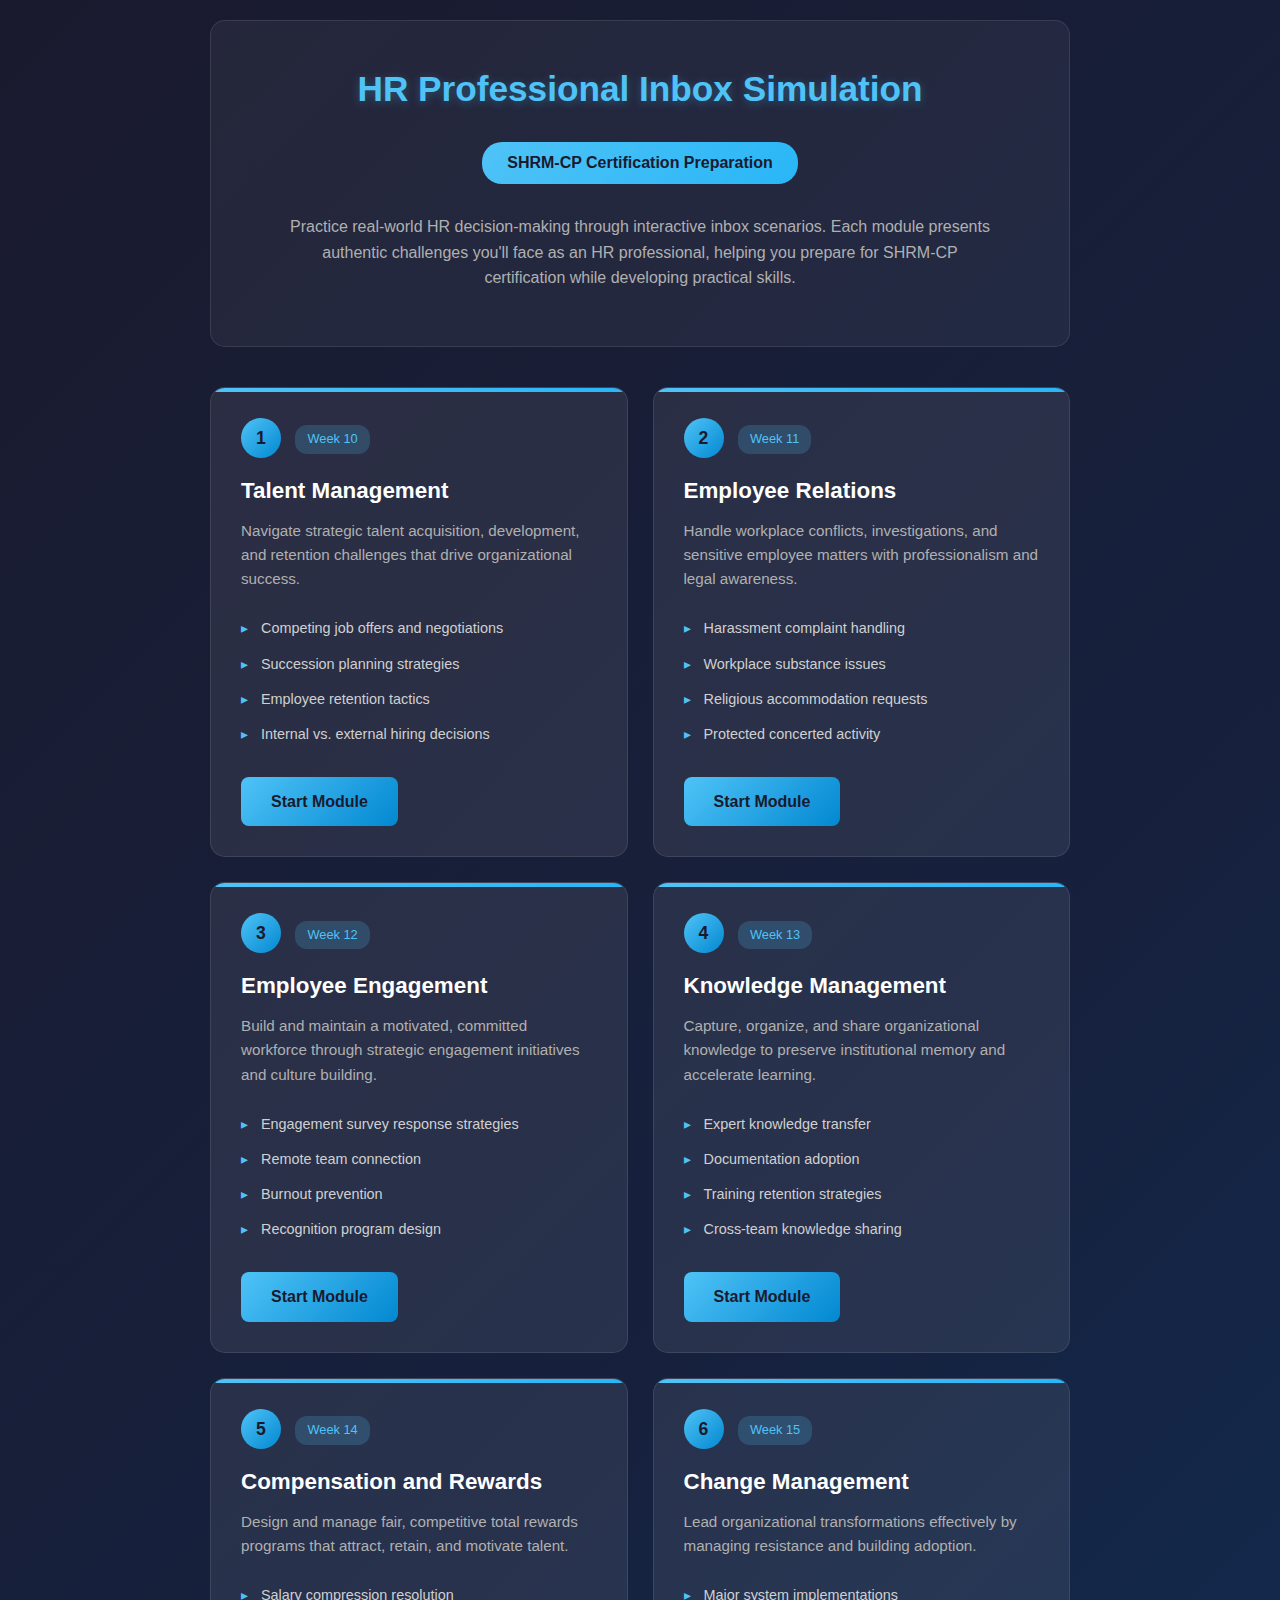
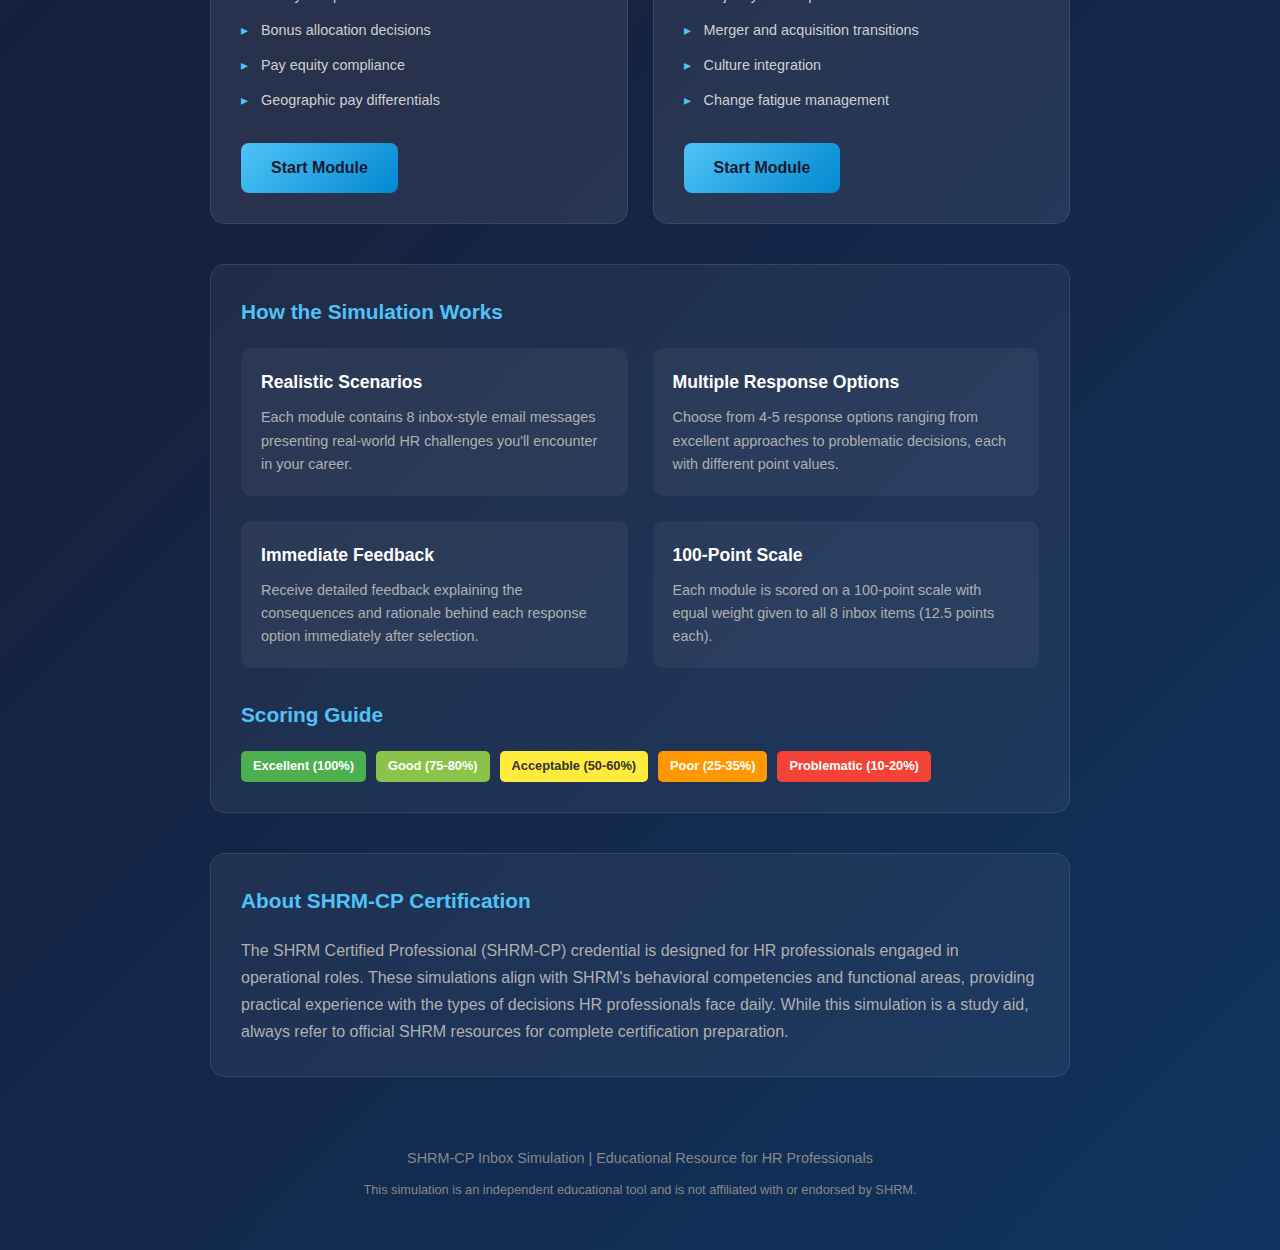
<file: index.html>
<!DOCTYPE html>
<html lang="en">
<head>
    <meta charset="UTF-8">
    <meta name="viewport" content="width=device-width, initial-scale=1.0">
    <title>SHRM-CP Certification Preparation | HR Inbox Simulation</title>
    <link rel="stylesheet" href="styles.css">
    <style>
        .welcome-header {
            text-align: center;
            padding: 40px 20px;
            background: rgba(255, 255, 255, 0.05);
            border-radius: 15px;
            margin-bottom: 40px;
            border: 1px solid rgba(255, 255, 255, 0.1);
        }

        .welcome-header h1 {
            font-size: 2.2rem;
            color: #4fc3f7;
            margin-bottom: 10px;
            text-shadow: 0 2px 10px rgba(79, 195, 247, 0.3);
        }

        .welcome-header .certification-badge {
            display: inline-block;
            background: linear-gradient(135deg, #4fc3f7, #29b6f6);
            color: #1a1a2e;
            padding: 8px 25px;
            border-radius: 20px;
            font-weight: 600;
            font-size: 1rem;
            margin: 15px 0;
        }

        .welcome-header p {
            color: #b0b0b0;
            font-size: 1rem;
            max-width: 700px;
            margin: 15px auto;
            line-height: 1.6;
        }

        .modules-grid {
            display: grid;
            grid-template-columns: repeat(auto-fit, minmax(350px, 1fr));
            gap: 25px;
            margin-bottom: 40px;
        }

        .module-card {
            background: rgba(255, 255, 255, 0.08);
            border-radius: 15px;
            padding: 30px;
            border: 1px solid rgba(255, 255, 255, 0.1);
            transition: all 0.3s ease;
            position: relative;
            overflow: hidden;
        }

        .module-card:hover {
            transform: translateY(-5px);
            background: rgba(255, 255, 255, 0.12);
            border-color: #4fc3f7;
            box-shadow: 0 10px 30px rgba(79, 195, 247, 0.2);
        }

        .module-card::before {
            content: '';
            position: absolute;
            top: 0;
            left: 0;
            right: 0;
            height: 4px;
            background: linear-gradient(90deg, #4fc3f7, #29b6f6);
        }

        .module-number {
            display: inline-flex;
            align-items: center;
            justify-content: center;
            width: 40px;
            height: 40px;
            background: linear-gradient(135deg, #4fc3f7, #0288d1);
            border-radius: 50%;
            color: #1a1a2e;
            font-weight: 700;
            font-size: 1.1rem;
            margin-bottom: 15px;
        }

        .module-week {
            display: inline-block;
            background: rgba(79, 195, 247, 0.2);
            color: #4fc3f7;
            padding: 4px 12px;
            border-radius: 12px;
            font-size: 0.8rem;
            margin-left: 10px;
            vertical-align: middle;
        }

        .module-title {
            font-size: 1.4rem;
            color: #ffffff;
            margin-bottom: 10px;
        }

        .module-description {
            color: #b0b0b0;
            font-size: 0.95rem;
            line-height: 1.6;
            margin-bottom: 20px;
        }

        .module-topics {
            list-style: none;
            padding: 0;
            margin-bottom: 25px;
        }

        .module-topics li {
            padding: 6px 0;
            padding-left: 20px;
            position: relative;
            color: #d0d0d0;
            font-size: 0.9rem;
        }

        .module-topics li::before {
            content: "▸";
            position: absolute;
            left: 0;
            color: #4fc3f7;
        }

        .module-link {
            display: inline-block;
            background: linear-gradient(135deg, #4fc3f7, #0288d1);
            color: #1a1a2e;
            padding: 12px 30px;
            border-radius: 8px;
            text-decoration: none;
            font-weight: 600;
            transition: all 0.3s ease;
        }

        .module-link:hover {
            transform: translateY(-2px);
            box-shadow: 0 5px 20px rgba(79, 195, 247, 0.4);
        }

        .info-section {
            background: rgba(255, 255, 255, 0.05);
            border-radius: 15px;
            padding: 30px;
            margin-top: 40px;
            border: 1px solid rgba(255, 255, 255, 0.1);
        }

        .info-section h2 {
            color: #4fc3f7;
            margin-bottom: 20px;
            font-size: 1.3rem;
        }

        .info-grid {
            display: grid;
            grid-template-columns: repeat(auto-fit, minmax(250px, 1fr));
            gap: 25px;
        }

        .info-item {
            padding: 20px;
            background: rgba(255, 255, 255, 0.05);
            border-radius: 10px;
        }

        .info-item h3 {
            color: #ffffff;
            margin-bottom: 10px;
            font-size: 1.1rem;
        }

        .info-item p {
            color: #b0b0b0;
            font-size: 0.9rem;
            line-height: 1.6;
        }

        .scoring-scale {
            display: flex;
            flex-wrap: wrap;
            gap: 10px;
            margin-top: 15px;
        }

        .score-badge {
            padding: 5px 12px;
            border-radius: 5px;
            font-size: 0.8rem;
            font-weight: 600;
        }

        .score-excellent { background: #4caf50; color: white; }
        .score-good { background: #8bc34a; color: white; }
        .score-acceptable { background: #ffeb3b; color: #333; }
        .score-poor { background: #ff9800; color: white; }
        .score-problematic { background: #f44336; color: white; }

        footer {
            text-align: center;
            padding: 30px;
            color: #888;
            font-size: 0.9rem;
            margin-top: 40px;
        }

        footer a {
            color: #4fc3f7;
            text-decoration: none;
        }

        footer a:hover {
            text-decoration: underline;
        }
    </style>
</head>
<body>
    <div class="container">
        <header class="welcome-header">
            <h1>HR Professional Inbox Simulation</h1>
            <span class="certification-badge">SHRM-CP Certification Preparation</span>
            <p>
                Practice real-world HR decision-making through interactive inbox scenarios.
                Each module presents authentic challenges you'll face as an HR professional,
                helping you prepare for SHRM-CP certification while developing practical skills.
            </p>
        </header>

        <div class="modules-grid">
            <!-- Module 1 -->
            <div class="module-card">
                <span class="module-number">1</span>
                <span class="module-week">Week 10</span>
                <h2 class="module-title">Talent Management</h2>
                <p class="module-description">
                    Navigate strategic talent acquisition, development, and retention challenges
                    that drive organizational success.
                </p>
                <ul class="module-topics">
                    <li>Competing job offers and negotiations</li>
                    <li>Succession planning strategies</li>
                    <li>Employee retention tactics</li>
                    <li>Internal vs. external hiring decisions</li>
                </ul>
                <a href="module1-talent-management.html" class="module-link">Start Module</a>
            </div>

            <!-- Module 2 -->
            <div class="module-card">
                <span class="module-number">2</span>
                <span class="module-week">Week 11</span>
                <h2 class="module-title">Employee Relations</h2>
                <p class="module-description">
                    Handle workplace conflicts, investigations, and sensitive employee matters
                    with professionalism and legal awareness.
                </p>
                <ul class="module-topics">
                    <li>Harassment complaint handling</li>
                    <li>Workplace substance issues</li>
                    <li>Religious accommodation requests</li>
                    <li>Protected concerted activity</li>
                </ul>
                <a href="module2-employee-relations.html" class="module-link">Start Module</a>
            </div>

            <!-- Module 3 -->
            <div class="module-card">
                <span class="module-number">3</span>
                <span class="module-week">Week 12</span>
                <h2 class="module-title">Employee Engagement</h2>
                <p class="module-description">
                    Build and maintain a motivated, committed workforce through strategic
                    engagement initiatives and culture building.
                </p>
                <ul class="module-topics">
                    <li>Engagement survey response strategies</li>
                    <li>Remote team connection</li>
                    <li>Burnout prevention</li>
                    <li>Recognition program design</li>
                </ul>
                <a href="module3-employee-engagement.html" class="module-link">Start Module</a>
            </div>

            <!-- Module 4 -->
            <div class="module-card">
                <span class="module-number">4</span>
                <span class="module-week">Week 13</span>
                <h2 class="module-title">Knowledge Management</h2>
                <p class="module-description">
                    Capture, organize, and share organizational knowledge to preserve
                    institutional memory and accelerate learning.
                </p>
                <ul class="module-topics">
                    <li>Expert knowledge transfer</li>
                    <li>Documentation adoption</li>
                    <li>Training retention strategies</li>
                    <li>Cross-team knowledge sharing</li>
                </ul>
                <a href="module4-knowledge-management.html" class="module-link">Start Module</a>
            </div>

            <!-- Module 5 -->
            <div class="module-card">
                <span class="module-number">5</span>
                <span class="module-week">Week 14</span>
                <h2 class="module-title">Compensation and Rewards</h2>
                <p class="module-description">
                    Design and manage fair, competitive total rewards programs that attract,
                    retain, and motivate talent.
                </p>
                <ul class="module-topics">
                    <li>Salary compression resolution</li>
                    <li>Bonus allocation decisions</li>
                    <li>Pay equity compliance</li>
                    <li>Geographic pay differentials</li>
                </ul>
                <a href="module5-compensation-rewards.html" class="module-link">Start Module</a>
            </div>

            <!-- Module 6 -->
            <div class="module-card">
                <span class="module-number">6</span>
                <span class="module-week">Week 15</span>
                <h2 class="module-title">Change Management</h2>
                <p class="module-description">
                    Lead organizational transformations effectively by managing resistance
                    and building adoption.
                </p>
                <ul class="module-topics">
                    <li>Major system implementations</li>
                    <li>Merger and acquisition transitions</li>
                    <li>Culture integration</li>
                    <li>Change fatigue management</li>
                </ul>
                <a href="module6-change-management.html" class="module-link">Start Module</a>
            </div>
        </div>

        <div class="info-section">
            <h2>How the Simulation Works</h2>
            <div class="info-grid">
                <div class="info-item">
                    <h3>Realistic Scenarios</h3>
                    <p>Each module contains 8 inbox-style email messages presenting real-world HR
                    challenges you'll encounter in your career.</p>
                </div>
                <div class="info-item">
                    <h3>Multiple Response Options</h3>
                    <p>Choose from 4-5 response options ranging from excellent approaches to
                    problematic decisions, each with different point values.</p>
                </div>
                <div class="info-item">
                    <h3>Immediate Feedback</h3>
                    <p>Receive detailed feedback explaining the consequences and rationale
                    behind each response option immediately after selection.</p>
                </div>
                <div class="info-item">
                    <h3>100-Point Scale</h3>
                    <p>Each module is scored on a 100-point scale with equal weight given to
                    all 8 inbox items (12.5 points each).</p>
                </div>
            </div>

            <h2 style="margin-top: 30px;">Scoring Guide</h2>
            <div class="scoring-scale">
                <span class="score-badge score-excellent">Excellent (100%)</span>
                <span class="score-badge score-good">Good (75-80%)</span>
                <span class="score-badge score-acceptable">Acceptable (50-60%)</span>
                <span class="score-badge score-poor">Poor (25-35%)</span>
                <span class="score-badge score-problematic">Problematic (10-20%)</span>
            </div>
        </div>

        <div class="info-section">
            <h2>About SHRM-CP Certification</h2>
            <p style="color: #b0b0b0; line-height: 1.7;">
                The SHRM Certified Professional (SHRM-CP) credential is designed for HR professionals
                engaged in operational roles. These simulations align with SHRM's behavioral competencies
                and functional areas, providing practical experience with the types of decisions
                HR professionals face daily. While this simulation is a study aid, always refer to
                official SHRM resources for complete certification preparation.
            </p>
        </div>

        <footer>
            <p>SHRM-CP Inbox Simulation | Educational Resource for HR Professionals</p>
            <p style="margin-top: 10px; font-size: 0.8rem;">
                This simulation is an independent educational tool and is not affiliated with or endorsed by SHRM.
            </p>
        </footer>
    </div>
</body>
</html>
</file>
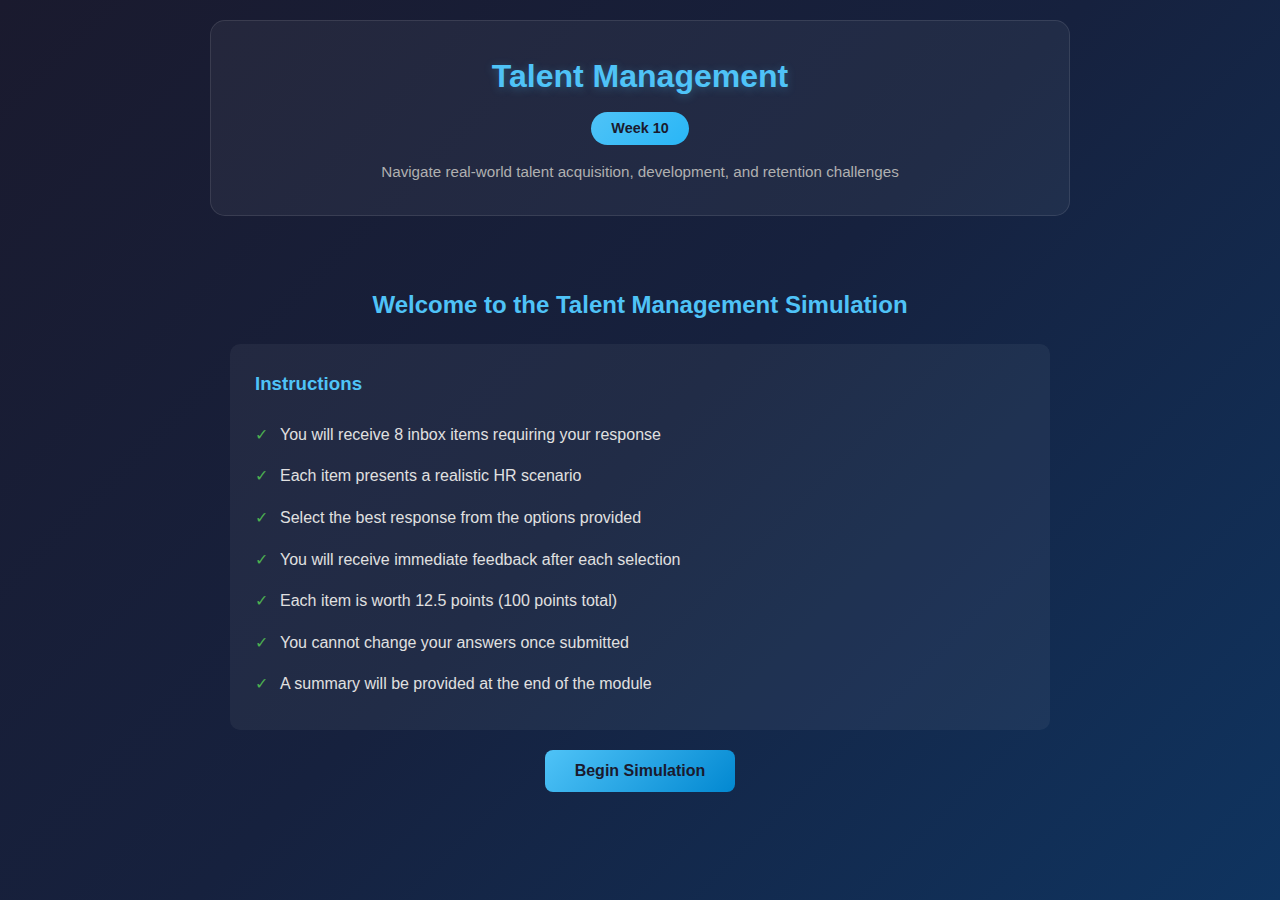
<file: module1-talent-management.html>
<!DOCTYPE html>
<html lang="en">
<head>
    <meta charset="UTF-8">
    <meta name="viewport" content="width=device-width, initial-scale=1.0">
    <title>Module 1: Talent Management | SHRM-CP Simulation</title>
    <link rel="stylesheet" href="styles.css">
</head>
<body>
    <div class="container">
        <header class="header">
            <h1>Talent Management</h1>
            <span class="week-badge">Week 10</span>
            <p>Navigate real-world talent acquisition, development, and retention challenges</p>
        </header>

        <!-- Start Screen -->
        <div id="startScreen" class="start-screen">
            <h2>Welcome to the Talent Management Simulation</h2>
            <div class="instructions">
                <h3>Instructions</h3>
                <ul>
                    <li>You will receive 8 inbox items requiring your response</li>
                    <li>Each item presents a realistic HR scenario</li>
                    <li>Select the best response from the options provided</li>
                    <li>You will receive immediate feedback after each selection</li>
                    <li>Each item is worth 12.5 points (100 points total)</li>
                    <li>You cannot change your answers once submitted</li>
                    <li>A summary will be provided at the end of the module</li>
                </ul>
            </div>
            <button class="btn btn-primary" onclick="startSimulation()">Begin Simulation</button>
        </div>

        <!-- Progress Bar -->
        <div id="progressContainer" class="progress-container hidden">
            <div class="progress-header">
                <span>Progress</span>
                <span id="progressText">0 of 8 completed</span>
            </div>
            <div class="progress-bar">
                <div id="progressFill" class="progress-fill"></div>
            </div>
        </div>

        <!-- Questions Container -->
        <div id="questionsContainer" class="hidden"></div>

        <!-- Summary Screen -->
        <div id="summaryContainer" class="summary-container">
            <div class="summary-header">
                <h2>Module Complete!</h2>
                <div class="final-score" id="finalScore">0</div>
                <div class="score-label">out of 100 points</div>
                <div id="gradeBadge" class="grade-badge"></div>
            </div>

            <h3 style="margin: 20px 0; color: #4fc3f7;">Your Responses</h3>
            <div id="summaryItems" class="summary-items"></div>

            <div class="nav-buttons" style="margin-top: 30px;">
                <button class="btn btn-secondary" onclick="window.print()">Print Results</button>
                <a href="index.html" class="btn btn-primary" style="text-decoration: none;">Return to Menu</a>
            </div>
        </div>
    </div>

    <script>
        // Simulation state
        let currentQuestion = 1;
        let totalQuestions = 8;
        let answers = {};
        let totalScore = 0;
        let shuffledOptions = {};

        // Question data
        const questions = [
            {
                id: 1,
                from: "Marcus Chen, Hiring Manager - Engineering",
                subject: "Urgent: Top Candidate Received Competing Offer",
                time: "Today, 9:15 AM",
                body: `Hi,<br><br>
                    Our top candidate for the Senior Developer position just informed me she received a competing offer with a 15% higher salary. She's exactly what we need and has skills that took us months to find. She needs an answer by end of day tomorrow. Our posted salary range is maxed out at what we offered. What should I do?<br><br>
                    Thanks,<br>
                    Marcus`,
                options: [
                    { id: 'A', text: "Request an urgent meeting with compensation and finance to explore total compensation adjustments including signing bonus, flexible work arrangements, or accelerated review timeline while emphasizing the role's growth potential.", score: 100, rating: 'excellent' },
                    { id: 'B', text: "Present a counter-offer focusing on non-monetary benefits such as professional development budget, additional PTO, and remote work flexibility, while being transparent about salary constraints.", score: 80, rating: 'good' },
                    { id: 'C', text: "Advise Marcus to have a conversation with the candidate about long-term career growth opportunities and company culture fit before making any commitments.", score: 60, rating: 'acceptable' },
                    { id: 'D', text: "Recommend letting the candidate go since exceeding the salary range could create internal equity issues with current employees.", score: 40, rating: 'poor' },
                    { id: 'E', text: "Tell Marcus to match the competing offer immediately to avoid losing the candidate, then figure out budget implications later.", score: 20, rating: 'problematic' }
                ],
                feedback: {
                    A: "Excellent approach. You're addressing the candidate's needs holistically while working within organizational constraints. Involving compensation and finance demonstrates strategic thinking, and exploring total rewards beyond base salary shows sophisticated talent acquisition skills.",
                    B: "Good response that creatively addresses salary limitations. Non-monetary benefits can be compelling differentiators, though you should also explore if any salary flexibility exists through proper channels.",
                    C: "Acceptable but passive. While discussing growth opportunities is valuable, time pressure requires more immediate action. The candidate may interpret delay as lack of interest.",
                    D: "This approach prioritizes policy over talent acquisition strategy. While equity concerns are valid, losing a strong candidate without exploring options is a missed opportunity that will cost more in continued vacancy and recruiting.",
                    E: "Problematic approach. Making commitments without budget approval undermines organizational trust and proper compensation governance. This could create legal and financial issues."
                }
            },
            {
                id: 2,
                from: "Jennifer Walsh, VP of Operations",
                subject: "Succession Planning Concern",
                time: "Today, 10:30 AM",
                body: `Hello,<br><br>
                    Two of my senior managers are retiring within the next 18 months, and I don't have anyone ready to step into their roles. I've been so focused on daily operations that I've neglected developing my team. I need a plan to identify and prepare potential successors quickly. How should I approach this?<br><br>
                    Best,<br>
                    Jennifer`,
                options: [
                    { id: 'A', text: "Implement a structured talent review process to assess current team members' potential, identify skill gaps, create individualized development plans, and consider job shadowing and stretch assignments with the retiring managers.", score: 100, rating: 'excellent' },
                    { id: 'B', text: "Recommend conducting a 9-box assessment of her team to identify high-potential employees and pairing them with the retiring managers for knowledge transfer over the next year.", score: 75, rating: 'good' },
                    { id: 'C', text: "Suggest posting the positions internally first to gauge interest and identify candidates who may be ready for promotion with some additional training.", score: 50, rating: 'acceptable' },
                    { id: 'D', text: "Advise her to start external recruiting now since 18 months isn't enough time to develop internal candidates for senior management roles.", score: 30, rating: 'poor' },
                    { id: 'E', text: "Tell her not to worry since 18 months is plenty of time and she can address this closer to the retirement dates.", score: 10, rating: 'problematic' }
                ],
                feedback: {
                    A: "Excellent comprehensive approach. This addresses immediate succession needs while building sustainable talent development practices. Combining assessment, development planning, and knowledge transfer maximizes the 18-month timeline.",
                    B: "Good structured approach using proven tools like the 9-box grid. Knowledge transfer with retiring managers is valuable, though a more comprehensive development plan would strengthen the approach.",
                    C: "Acceptable as a starting point but reactive. Internal posting alone doesn't develop candidates or ensure readiness. More proactive development planning is needed.",
                    D: "This underestimates internal talent potential and ignores knowledge transfer opportunities. External hires for senior roles often struggle without institutional knowledge the retiring managers possess.",
                    E: "Problematic response that demonstrates poor understanding of succession planning timelines. Developing senior leaders requires significant time and investment."
                }
            },
            {
                id: 3,
                from: "David Park, Team Lead - Customer Service",
                subject: "High Turnover in My Department",
                time: "Today, 11:45 AM",
                body: `Hi HR,<br><br>
                    We've lost 6 customer service reps in the past 4 months. Exit interviews mention "lack of growth opportunities" and "feeling undervalued." I'm constantly training new hires who leave within a year. This is affecting our service quality and team morale. What can we do to stop the bleeding?<br><br>
                    David`,
                options: [
                    { id: 'A', text: "Partner with David to create career pathways showing progression opportunities, implement a recognition program, conduct stay interviews with current employees, and review compensation competitiveness for the role.", score: 100, rating: 'excellent' },
                    { id: 'B', text: "Analyze exit interview data for patterns, benchmark salaries against market rates, and develop a retention strategy that addresses the specific concerns raised by departing employees.", score: 80, rating: 'good' },
                    { id: 'C', text: "Recommend implementing an employee recognition program and creating cross-training opportunities to provide variety and skill development.", score: 55, rating: 'acceptable' },
                    { id: 'D', text: "Suggest increasing starting salaries to attract better candidates who may stay longer, as turnover is often about compensation.", score: 35, rating: 'poor' },
                    { id: 'E', text: "Explain that high turnover is normal in customer service roles and focus on streamlining the onboarding process to train replacements faster.", score: 15, rating: 'problematic' }
                ],
                feedback: {
                    A: "Excellent comprehensive retention strategy. This addresses root causes identified in exit interviews while taking proactive steps with current employees. The multi-faceted approach shows strategic HR thinking.",
                    B: "Good data-driven approach that addresses the specific feedback from exit interviews. Benchmarking and targeted strategies show analytical thinking about retention.",
                    C: "Acceptable but limited. Recognition and cross-training help but don't address all concerns raised. Career pathways and compensation review are missing.",
                    D: "This misreads the exit interview data, which specifically mentioned growth and recognition - not just pay. Compensation alone rarely solves retention when development is the core issue.",
                    E: "Problematic response that normalizes a fixable problem. Accepting high turnover damages morale, service quality, and organizational knowledge. This signals HR is not a strategic partner."
                }
            },
            {
                id: 4,
                from: "Sarah Mitchell, Director of Marketing",
                subject: "Internal vs External Candidate Dilemma",
                time: "Today, 1:00 PM",
                body: `Hello,<br><br>
                    I'm hiring for a Marketing Manager position. I have an internal candidate, Tom, who's been with us 5 years and applied enthusiastically. He's solid but not exceptional. An external candidate has stronger qualifications and fresh ideas but would cost 20% more. If I hire externally, Tom will be devastated and might leave. How should I handle this?<br><br>
                    Sarah`,
                options: [
                    { id: 'A', text: "Conduct a thorough, objective assessment of both candidates against job requirements, then have an honest development conversation with Tom regardless of the outcome, creating a growth plan for him if not selected.", score: 100, rating: 'excellent' },
                    { id: 'B', text: "Recommend using a structured interview process with a diverse panel to evaluate both candidates fairly, ensuring Tom receives constructive feedback and a clear development path regardless of the decision.", score: 75, rating: 'good' },
                    { id: 'C', text: "Suggest giving Tom the opportunity first with a clear 90-day performance plan, with the understanding that expectations must be met.", score: 50, rating: 'acceptable' },
                    { id: 'D', text: "Advise hiring the external candidate since having the best talent is most important, and Tom will eventually get over it.", score: 30, rating: 'poor' },
                    { id: 'E', text: "Recommend promoting Tom to avoid losing a loyal employee, as five years of company knowledge is more valuable than outside experience.", score: 10, rating: 'problematic' }
                ],
                feedback: {
                    A: "Excellent balanced approach. Objective assessment ensures fair evaluation while the development conversation with Tom maintains engagement and shows commitment to internal talent regardless of outcome.",
                    B: "Good process-oriented approach that ensures fairness and provides constructive outcomes for both candidates. Structured interviews reduce bias and improve decision quality.",
                    C: "Acceptable but risky. Giving preference to internal candidates without full evaluation may result in a suboptimal hire. This also doesn't fully address Tom's development needs.",
                    D: "This ignores the cultural and morale implications of how the decision is communicated. The approach matters as much as the outcome for organizational trust.",
                    E: "Problematic approach that prioritizes avoiding difficult conversations over organizational effectiveness. Promoting underqualified candidates damages credibility and team performance."
                }
            },
            {
                id: 5,
                from: "Amanda Torres, HR Business Partner",
                subject: "Onboarding Process Feedback",
                time: "Today, 2:15 PM",
                body: `Hi,<br><br>
                    Recent new hire surveys show our onboarding gets poor ratings. Common complaints: "felt lost the first month," "my manager was too busy for me," and "unclear expectations." New hires are taking 6+ months to reach full productivity. Leadership wants this fixed but won't approve additional headcount for a dedicated onboarding team. Ideas?<br><br>
                    Amanda`,
                options: [
                    { id: 'A', text: "Design a structured 90-day onboarding framework with clear milestones, implement a buddy system using existing employees, create role-specific checklists for managers, and establish regular check-ins at 30/60/90 days.", score: 100, rating: 'excellent' },
                    { id: 'B', text: "Develop standardized onboarding checklists and training modules that managers can facilitate, paired with a peer mentor program to provide support without requiring additional HR headcount.", score: 80, rating: 'good' },
                    { id: 'C', text: "Create a self-service onboarding portal with resources, training videos, and FAQs that new hires can access independently during their first weeks.", score: 55, rating: 'acceptable' },
                    { id: 'D', text: "Recommend making managers accountable for onboarding through performance metrics, which will force them to prioritize new hire integration.", score: 35, rating: 'poor' },
                    { id: 'E', text: "Push back on leadership, explaining that effective onboarding requires dedicated resources and the current approach is the best possible without additional investment.", score: 15, rating: 'problematic' }
                ],
                feedback: {
                    A: "Excellent resource-efficient solution. The structured framework provides consistency, buddy systems leverage existing staff, and regular check-ins ensure accountability - all without additional headcount.",
                    B: "Good approach that distributes onboarding responsibilities effectively. Standardization and peer support address the core complaints while working within resource constraints.",
                    C: "Acceptable but insufficient alone. Self-service resources help but don't address the relationship-building and guided support new hires need. Technology supplements but doesn't replace human connection.",
                    D: "This approach may create resentment without providing managers the tools and training to succeed. Accountability without support often fails.",
                    E: "Problematic response that positions HR as unable to solve problems creatively. Effective onboarding is possible within constraints through process improvement and leveraging existing resources."
                }
            },
            {
                id: 6,
                from: "Robert Kim, Chief Technology Officer",
                subject: "Skills Gap in Development Team",
                time: "Today, 3:30 PM",
                body: `Hello,<br><br>
                    We're adopting cloud-native technologies, but most of my team has legacy system experience. Training everyone would be expensive and time-consuming. Hiring people with these skills is extremely competitive and costly. I need to close this skills gap within 12 months to meet our digital transformation goals. What's the best approach?<br><br>
                    Robert`,
                options: [
                    { id: 'A', text: "Recommend a blended approach: identify high-potential internal employees for intensive upskilling, strategically hire 2-3 experts who can mentor others, and partner with online learning platforms for scalable training.", score: 100, rating: 'excellent' },
                    { id: 'B', text: "Suggest conducting a skills assessment to identify team members with the strongest aptitude for cloud technologies, then invest in certifications and hands-on projects for this core group to become internal champions.", score: 75, rating: 'good' },
                    { id: 'C', text: "Propose using contractors or consultants initially for cloud projects while developing a longer-term training program for existing staff.", score: 50, rating: 'acceptable' },
                    { id: 'D', text: "Recommend focusing exclusively on external hiring since training existing employees takes too long and may not yield the expertise level required.", score: 30, rating: 'poor' },
                    { id: 'E', text: "Advise delaying the digital transformation timeline since 12 months is unrealistic for either training or hiring in the current market.", score: 10, rating: 'problematic' }
                ],
                feedback: {
                    A: "Excellent balanced strategy. Combining internal development with strategic external hiring creates sustainable capability building while meeting timeline pressures. This builds long-term organizational capacity.",
                    B: "Good approach that identifies internal talent for focused development. Creating internal champions enables peer learning and builds culture, though some external expertise may accelerate the timeline.",
                    C: "Acceptable short-term solution but doesn't build internal capability. Over-reliance on contractors can create knowledge dependency and doesn't address the long-term skills gap.",
                    D: "This approach is expensive, ignores valuable institutional knowledge, and may damage morale. It also assumes external hires will be available in a competitive market.",
                    E: "Problematic response that undermines strategic business objectives. HR should enable business goals, not advocate for delaying them. Creative solutions exist within constraints."
                }
            },
            {
                id: 7,
                from: "Lisa Brown, Recruiting Manager",
                subject: "Diversity in Candidate Pipeline",
                time: "Today, 4:00 PM",
                body: `Hi,<br><br>
                    Leadership has noticed our recent hires lack diversity. Looking at our data, our candidate pools are homogeneous from the start. Our job postings go to the same job boards, and we get referrals from our current (not diverse) workforce. I want to improve this but need guidance on effective, legal approaches. Suggestions?<br><br>
                    Lisa`,
                options: [
                    { id: 'A', text: "Expand sourcing channels to include diverse professional associations, HBCUs, and diversity-focused job boards; review job descriptions for biased language; implement blind resume screening; and train hiring managers on inclusive interviewing.", score: 100, rating: 'excellent' },
                    { id: 'B', text: "Partner with organizations serving underrepresented groups, use AI tools to remove biased language from postings, and ensure diverse interview panels while maintaining merit-based selection criteria.", score: 80, rating: 'good' },
                    { id: 'C', text: "Focus on building relationships with diverse professional networks and universities, and implement structured interviews to reduce unconscious bias in the selection process.", score: 55, rating: 'acceptable' },
                    { id: 'D', text: "Set diversity targets for each open position to ensure diverse candidates are included in final interview rounds.", score: 30, rating: 'poor' },
                    { id: 'E', text: "Prioritize hiring diverse candidates over equally qualified non-diverse candidates to quickly improve representation numbers.", score: 10, rating: 'problematic' }
                ],
                feedback: {
                    A: "Excellent comprehensive approach addressing the full recruitment pipeline. Expanding sourcing, removing bias from postings, and training interviewers creates systemic improvement while maintaining legal compliance and merit-based decisions.",
                    B: "Good multi-pronged approach that expands the candidate pool and reduces bias. Partnership with diverse organizations builds sustainable pipelines while structured processes ensure fairness.",
                    C: "Acceptable foundation for improving diversity through relationship building. However, this doesn't address potential bias in job descriptions or the interview process itself.",
                    D: "This approach risks legal issues if targets become quotas. Focusing on final rounds without addressing pipeline sources doesn't solve the root problem of homogeneous candidate pools.",
                    E: "Problematic and potentially illegal. Prioritizing candidates based on demographic characteristics violates equal employment opportunity laws and undermines merit-based hiring."
                }
            },
            {
                id: 8,
                from: "Michael Stevens, Department Manager",
                subject: "High Performer Requesting Transfer",
                time: "Today, 4:45 PM",
                body: `Hello,<br><br>
                    My top performer, Jessica, asked to transfer to another department to gain new experience. I really can't afford to lose her - she handles critical projects and mentors junior staff. But I also don't want her to feel stuck and leave the company entirely. She mentioned she's been approached by recruiters. How do I handle this without losing her completely?<br><br>
                    Michael`,
                options: [
                    { id: 'A', text: "Support the transfer request as part of her development, work with her on a transition timeline to document processes and train a successor, and frame this as an investment in retaining talent within the organization.", score: 100, rating: 'excellent' },
                    { id: 'B', text: "Have a career conversation with Jessica to understand her goals, explore whether a cross-functional project or temporary assignment could provide growth while maintaining her current role, and develop a succession plan.", score: 75, rating: 'good' },
                    { id: 'C', text: "Discuss with the receiving department about a gradual transition or part-time arrangement that allows Jessica to contribute to both areas during a transition period.", score: 50, rating: 'acceptable' },
                    { id: 'D', text: "Offer Jessica a promotion or raise to stay, emphasizing how valuable she is to the current team's success.", score: 30, rating: 'poor' },
                    { id: 'E', text: "Explain that transfers require manager approval and she needs to stay until her projects are complete and a replacement is found.", score: 10, rating: 'problematic' }
                ],
                feedback: {
                    A: "Excellent response that balances organizational and individual needs. Supporting career development while planning for succession demonstrates strategic talent management and increases likelihood of long-term retention.",
                    B: "Good approach that explores alternatives and understands motivations. Cross-functional opportunities may satisfy development needs while maintaining continuity, though blocking transfers risks flight.",
                    C: "Acceptable compromise that provides transition time. However, this may be seen as delay tactics if not paired with genuine support for Jessica's development goals.",
                    D: "This treats symptoms rather than causes. Jessica's desire is for growth and experience, not just money. Counter-offers often lead to departure within a year anyway.",
                    E: "Problematic response that prioritizes short-term operational needs over talent development. Blocking internal mobility is a leading cause of employee departure and damages employer brand."
                }
            }
        ];

        const itemTitles = [
            "Top Candidate Competing Offer",
            "Succession Planning",
            "High Department Turnover",
            "Internal vs External Candidate",
            "Onboarding Process",
            "Skills Gap in Team",
            "Diversity in Pipeline",
            "High Performer Transfer Request"
        ];

        // Shuffle array using Fisher-Yates algorithm
        function shuffleArray(array) {
            const shuffled = [...array];
            for (let i = shuffled.length - 1; i > 0; i--) {
                const j = Math.floor(Math.random() * (i + 1));
                [shuffled[i], shuffled[j]] = [shuffled[j], shuffled[i]];
            }
            return shuffled;
        }

        // Render a single question
        function renderQuestion(question, index) {
            const shuffledOpts = shuffleArray(question.options);
            shuffledOptions[question.id] = shuffledOpts;

            const isLast = index === questions.length - 1;
            const nextAction = isLast ? 'showSummary()' : `nextQuestion(${question.id + 1})`;
            const nextBtnText = isLast ? 'View Results' : 'Next Item';

            let optionsHtml = '';
            shuffledOpts.forEach((opt, idx) => {
                const letter = String.fromCharCode(65 + idx);
                optionsHtml += `
                    <button class="response-option" onclick="selectAnswer(${question.id}, '${opt.id}', ${opt.score}, '${opt.rating}')">
                        ${letter}) ${opt.text}
                    </button>
                `;
            });

            return `
                <div id="question${question.id}" class="question-container${index === 0 ? ' active' : ''}">
                    <div class="inbox-item">
                        <span class="item-number">Item ${question.id} of 8</span>
                        <div class="email-header">
                            <div class="email-icon">📧</div>
                            <div class="email-meta">
                                <div class="email-from">${question.from}</div>
                                <div class="email-subject">${question.subject}</div>
                                <div class="email-time">${question.time}</div>
                            </div>
                        </div>
                        <div class="email-body">${question.body}</div>
                        <div class="response-options">${optionsHtml}</div>
                        <div id="feedback${question.id}" class="feedback-panel">
                            <div class="feedback-header">
                                <span class="feedback-label">Feedback</span>
                                <span class="feedback-score"></span>
                            </div>
                            <div class="feedback-text"></div>
                        </div>
                    </div>
                    <div class="nav-buttons">
                        <button id="nextBtn${question.id}" class="btn btn-primary" onclick="${nextAction}" disabled>${nextBtnText}</button>
                    </div>
                </div>
            `;
        }

        // Render all questions
        function renderQuestions() {
            const container = document.getElementById('questionsContainer');
            container.innerHTML = questions.map((q, i) => renderQuestion(q, i)).join('');
        }

        function startSimulation() {
            renderQuestions();
            document.getElementById('startScreen').classList.add('hidden');
            document.getElementById('progressContainer').classList.remove('hidden');
            document.getElementById('questionsContainer').classList.remove('hidden');
        }

        function selectAnswer(questionNum, answerId, score, rating) {
            if (answers[questionNum]) return;

            const question = questions.find(q => q.id === questionNum);

            answers[questionNum] = {
                answer: answerId,
                score: score,
                rating: rating,
                feedback: question.feedback[answerId]
            };

            totalScore += (score / 100) * 12.5;

            const options = document.querySelectorAll(`#question${questionNum} .response-option`);
            options.forEach(opt => {
                opt.style.pointerEvents = 'none';
                opt.style.opacity = '0.7';
            });

            event.target.classList.add(rating);
            event.target.style.opacity = '1';

            const feedbackPanel = document.getElementById(`feedback${questionNum}`);
            feedbackPanel.className = `feedback-panel show ${rating}`;
            feedbackPanel.querySelector('.feedback-score').textContent = `${score}% (${rating.charAt(0).toUpperCase() + rating.slice(1)})`;
            feedbackPanel.querySelector('.feedback-text').textContent = question.feedback[answerId];

            document.getElementById(`nextBtn${questionNum}`).disabled = false;
            updateProgress();
        }

        function updateProgress() {
            const completed = Object.keys(answers).length;
            const percentage = (completed / totalQuestions) * 100;
            document.getElementById('progressFill').style.width = `${percentage}%`;
            document.getElementById('progressText').textContent = `${completed} of ${totalQuestions} completed`;
        }

        function nextQuestion(nextNum) {
            document.getElementById(`question${nextNum - 1}`).classList.remove('active');
            document.getElementById(`question${nextNum}`).classList.add('active');
            window.scrollTo({ top: 0, behavior: 'smooth' });
        }

        function showSummary() {
            document.getElementById('questionsContainer').classList.add('hidden');
            document.getElementById('progressContainer').classList.add('hidden');
            document.getElementById('summaryContainer').classList.add('show');

            const finalScore = Math.round(totalScore);
            document.getElementById('finalScore').textContent = finalScore;

            let grade, gradeClass;
            if (finalScore >= 90) { grade = 'A'; gradeClass = 'grade-a'; }
            else if (finalScore >= 80) { grade = 'B'; gradeClass = 'grade-b'; }
            else if (finalScore >= 70) { grade = 'C'; gradeClass = 'grade-c'; }
            else if (finalScore >= 60) { grade = 'D'; gradeClass = 'grade-d'; }
            else { grade = 'F'; gradeClass = 'grade-f'; }

            const gradeBadge = document.getElementById('gradeBadge');
            gradeBadge.textContent = `Grade: ${grade}`;
            gradeBadge.className = `grade-badge ${gradeClass}`;

            const summaryItems = document.getElementById('summaryItems');
            for (let i = 1; i <= totalQuestions; i++) {
                const answer = answers[i];
                const itemDiv = document.createElement('div');
                itemDiv.className = 'summary-item';
                itemDiv.innerHTML = `
                    <div class="summary-item-header">
                        <span class="summary-item-title">Item ${i}: ${itemTitles[i-1]}</span>
                        <span class="summary-item-score ${answer.rating}">${answer.score}%</span>
                    </div>
                    <div class="summary-item-response">Your answer: Option ${answer.answer}</div>
                    <div class="summary-item-feedback">${answer.feedback}</div>
                `;
                summaryItems.appendChild(itemDiv);
            }

            window.scrollTo({ top: 0, behavior: 'smooth' });
        }
    </script>
</body>
</html>
</file>
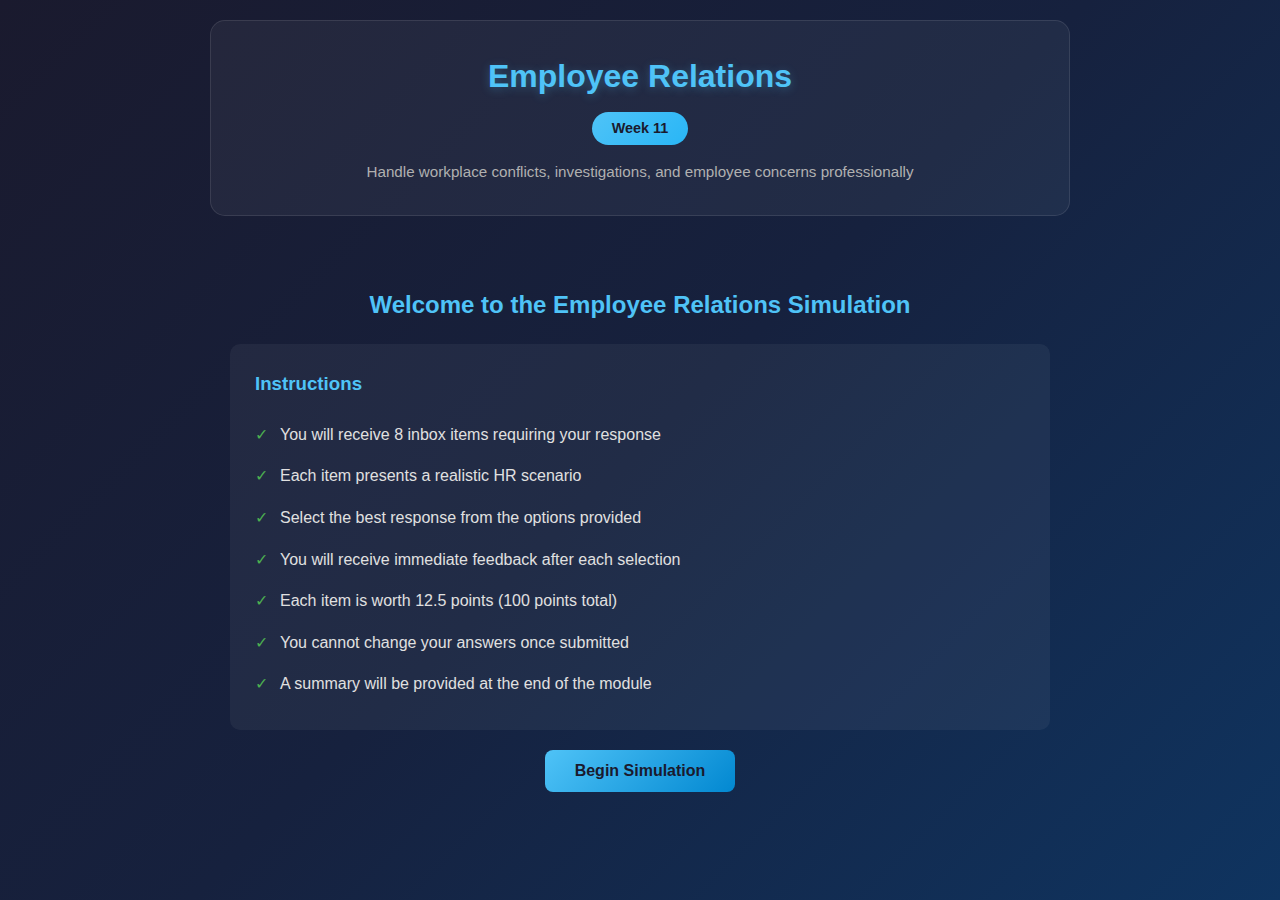
<file: module2-employee-relations.html>
<!DOCTYPE html>
<html lang="en">
<head>
    <meta charset="UTF-8">
    <meta name="viewport" content="width=device-width, initial-scale=1.0">
    <title>Module 2: Employee Relations | SHRM-CP Simulation</title>
    <link rel="stylesheet" href="styles.css">
</head>
<body>
    <div class="container">
        <header class="header">
            <h1>Employee Relations</h1>
            <span class="week-badge">Week 11</span>
            <p>Handle workplace conflicts, investigations, and employee concerns professionally</p>
        </header>

        <div id="startScreen" class="start-screen">
            <h2>Welcome to the Employee Relations Simulation</h2>
            <div class="instructions">
                <h3>Instructions</h3>
                <ul>
                    <li>You will receive 8 inbox items requiring your response</li>
                    <li>Each item presents a realistic HR scenario</li>
                    <li>Select the best response from the options provided</li>
                    <li>You will receive immediate feedback after each selection</li>
                    <li>Each item is worth 12.5 points (100 points total)</li>
                    <li>You cannot change your answers once submitted</li>
                    <li>A summary will be provided at the end of the module</li>
                </ul>
            </div>
            <button class="btn btn-primary" onclick="startSimulation()">Begin Simulation</button>
        </div>

        <div id="progressContainer" class="progress-container hidden">
            <div class="progress-header">
                <span>Progress</span>
                <span id="progressText">0 of 8 completed</span>
            </div>
            <div class="progress-bar">
                <div id="progressFill" class="progress-fill"></div>
            </div>
        </div>

        <div id="questionsContainer" class="hidden"></div>

        <div id="summaryContainer" class="summary-container">
            <div class="summary-header">
                <h2>Module Complete!</h2>
                <div class="final-score" id="finalScore">0</div>
                <div class="score-label">out of 100 points</div>
                <div id="gradeBadge" class="grade-badge"></div>
            </div>
            <h3 style="margin: 20px 0; color: #4fc3f7;">Your Responses</h3>
            <div id="summaryItems" class="summary-items"></div>
            <div class="nav-buttons" style="margin-top: 30px;">
                <button class="btn btn-secondary" onclick="window.print()">Print Results</button>
                <a href="index.html" class="btn btn-primary" style="text-decoration: none;">Return to Menu</a>
            </div>
        </div>
    </div>

    <script>
        let currentQuestion = 1;
        let totalQuestions = 8;
        let answers = {};
        let totalScore = 0;
        let shuffledOptions = {};

        const questions = [
            {
                id: 1,
                from: "Sandra Williams, Account Manager",
                subject: "Harassment Complaint - Confidential",
                time: "Today, 8:30 AM",
                body: `Hi HR,<br><br>
                    I need to report something that's been happening. My supervisor, James, makes comments about my appearance almost daily. Yesterday he said I "looked hot" in my dress and asked if I was "trying to impress someone." When I don't respond, he gets cold and assigns me less desirable accounts. I'm afraid of retaliation but can't take this anymore. Please help.<br><br>
                    Sandra`,
                options: [
                    { id: 'A', text: "Thank Sandra for coming forward, assure her of confidentiality to the extent possible, explain the investigation process and anti-retaliation protections, and immediately begin documenting the complaint while arranging a private meeting.", score: 100, rating: 'excellent' },
                    { id: 'B', text: "Schedule an immediate confidential meeting with Sandra to gather detailed information, document everything, and inform her that you're obligated to investigate and will protect her from retaliation.", score: 75, rating: 'good' },
                    { id: 'C', text: "Respond to Sandra expressing concern and ask her to document specific incidents with dates before scheduling a formal meeting to discuss next steps.", score: 50, rating: 'acceptable' },
                    { id: 'D', text: "Suggest Sandra first try telling James directly that his comments are unwelcome, as many workplace conflicts can be resolved through direct communication.", score: 25, rating: 'poor' },
                    { id: 'E', text: "Forward the email to James's manager to handle since it's a supervisory relationship issue, keeping HR informed of the resolution.", score: 10, rating: 'problematic' }
                ],
                feedback: {
                    A: "Excellent response demonstrating proper harassment complaint handling. You've acknowledged the complaint seriously, explained the process, addressed retaliation concerns, and initiated proper documentation - all critical elements of a professional investigation.",
                    B: "Good approach that prioritizes meeting and documentation. However, the initial response should also reassure Sandra about confidentiality and anti-retaliation protections to encourage her full cooperation.",
                    C: "Acceptable but delays the process. While documentation is important, asking the complainant to do this work first may discourage reporting. HR should gather details directly and begin documenting immediately.",
                    D: "This is inappropriate for harassment complaints involving a supervisor. Direct confrontation puts the complainant at risk and ignores the power imbalance. HR has an obligation to investigate when informed.",
                    E: "Problematic response that violates confidentiality and proper investigation protocols. The accused's manager may have relationships or biases that compromise the investigation. HR must handle harassment complaints directly."
                }
            },
            {
                id: 2,
                from: "Tom Rodriguez, Warehouse Supervisor",
                subject: "Employee Smells Like Marijuana",
                time: "Today, 9:45 AM",
                body: `Hi,<br><br>
                    I need guidance on a situation. One of my forklift operators, Derek, came in today smelling strongly of marijuana. He seems to be functioning fine, but the smell is unmistakable. Other employees have noticed too. We're in a state where recreational marijuana is legal, but he operates heavy machinery. What should I do?<br><br>
                    Tom`,
                options: [
                    { id: 'A', text: "Instruct Tom to immediately remove Derek from safety-sensitive duties, privately document observations, conduct a reasonable suspicion assessment following company policy, and arrange for testing if warranted while ensuring Derek doesn't drive himself.", score: 100, rating: 'excellent' },
                    { id: 'B', text: "Have Tom remove Derek from forklift operation, document the observations with another witness, and send him for reasonable suspicion drug testing following established protocols.", score: 80, rating: 'good' },
                    { id: 'C', text: "Tell Tom to have a conversation with Derek about the company's drug policy and observe him for any signs of impairment before deciding on further action.", score: 55, rating: 'acceptable' },
                    { id: 'D', text: "Advise Tom that since marijuana is legal in your state and Derek appears functional, he should monitor the situation but can't take action based on smell alone.", score: 30, rating: 'poor' },
                    { id: 'E', text: "Tell Tom to immediately terminate Derek for violating the drug-free workplace policy, as operating machinery while potentially impaired is grounds for instant dismissal.", score: 10, rating: 'problematic' }
                ],
                feedback: {
                    A: "Excellent response covering all critical safety and legal considerations. Removing from safety-sensitive duties is immediate priority, proper documentation protects the company, and ensuring safe transportation demonstrates duty of care.",
                    B: "Good response that addresses immediate safety concerns and follows proper testing protocols. The focus on documentation and witnesses strengthens the company's position if challenged.",
                    C: "Acceptable but delays action on a safety-sensitive situation. A forklift operator with suspected impairment poses immediate risk. Policy conversations should follow, not precede, safety actions.",
                    D: "This conflates legality with workplace policy. While recreational use may be legal, employers can still prohibit impairment during work hours, especially for safety-sensitive positions. This exposes the company to liability.",
                    E: "Problematic rush to termination without following proper procedures. This exposes the company to wrongful termination claims and may violate the employee's rights. Due process requires following established protocols."
                }
            },
            {
                id: 3,
                from: "Patricia Chen, Department Manager",
                subject: "Religious Accommodation Request",
                time: "Today, 10:30 AM",
                body: `Hello,<br><br>
                    Ahmed, one of my team members, requested to take breaks for prayer five times daily and asked for Fridays off for religious observance. We're already short-staffed, and Fridays are our busiest day. The rest of the team is frustrated about covering for him. How do I balance his religious needs with operational requirements?<br><br>
                    Patricia`,
                options: [
                    { id: 'A', text: "Work with Patricia and Ahmed to explore reasonable accommodations such as flexible scheduling, shift swaps, or adjusted break times that meet religious needs while minimizing operational impact, documenting the interactive process.", score: 100, rating: 'excellent' },
                    { id: 'B', text: "Meet with Ahmed to understand his specific needs, then collaborate with Patricia to identify creative solutions like modified schedules or remote work options that could accommodate both religious practice and business needs.", score: 75, rating: 'good' },
                    { id: 'C', text: "Allow the prayer breaks since they're brief, but explain that guaranteed Fridays off may not be possible and explore whether Ahmed could work alternative days or hours.", score: 50, rating: 'acceptable' },
                    { id: 'D', text: "Deny the Friday request since it would cause undue hardship on the team and operations, but allow the prayer breaks as a partial accommodation.", score: 30, rating: 'poor' },
                    { id: 'E', text: "Explain that while you respect his beliefs, the operational demands of the job make it impossible to accommodate these requests and he may need to consider whether the position is a good fit.", score: 10, rating: 'problematic' }
                ],
                feedback: {
                    A: "Excellent approach demonstrating the interactive accommodation process required by Title VII. Working collaboratively to find solutions that balance religious needs and business operations, while documenting the process, shows proper accommodation handling.",
                    B: "Good collaborative approach that seeks to understand needs before proposing solutions. Exploring creative alternatives demonstrates good faith in the accommodation process.",
                    C: "Acceptable partial accommodation but may not satisfy legal requirements. Dismissing the Friday request without exploring alternatives could be seen as failing to engage in the interactive process.",
                    D: "This prematurely claims undue hardship without fully exploring alternatives. Courts expect employers to demonstrate they considered all reasonable options before denying accommodation requests.",
                    E: "Problematic response that essentially tells the employee to choose between religion and employment. This fails the interactive process requirement and likely violates Title VII protections for religious accommodation."
                }
            },
            {
                id: 4,
                from: "Kevin O'Brien, IT Director",
                subject: "Employee Posted Complaints on Social Media",
                time: "Today, 11:15 AM",
                body: `Hi,<br><br>
                    One of my employees, Maya, posted on Twitter/X: "My company pays poverty wages while executives get million-dollar bonuses. Workers are organizing to demand fair pay. Who's with us? #UnionStrong" Several employees have liked and shared it. I want to discipline her for damaging our reputation. Can I?<br><br>
                    Kevin`,
                options: [
                    { id: 'A', text: "Advise Kevin that Maya's post likely constitutes protected concerted activity under the NLRA. Focus instead on understanding employee concerns about compensation through proper channels like town halls or surveys.", score: 100, rating: 'excellent' },
                    { id: 'B', text: "Explain that disciplining employees for discussing wages or working conditions with coworkers is legally risky. Suggest addressing the underlying compensation concerns rather than the social media post.", score: 75, rating: 'good' },
                    { id: 'C', text: "Review the company's social media policy with Kevin and consult with legal counsel before taking any action, as posts about wages and working conditions may be protected.", score: 55, rating: 'acceptable' },
                    { id: 'D', text: "Recommend having a conversation with Maya about professional representation of the company online and remind her of the social media policy without formal discipline.", score: 30, rating: 'poor' },
                    { id: 'E', text: "Support Kevin in issuing a written warning for violating the social media policy, as employees shouldn't publicly disparage the company that employs them.", score: 10, rating: 'problematic' }
                ],
                feedback: {
                    A: "Excellent understanding of NLRA Section 7 protections. Employees discussing wages and working conditions, including unionization, is protected activity. Redirecting to address underlying concerns is the appropriate strategic response.",
                    B: "Good awareness of legal risks around wage discussions. Focusing on root causes rather than the speech itself demonstrates strategic HR thinking and reduces legal exposure.",
                    C: "Acceptable caution that appropriately involves legal review. However, this delays responding to legitimate employee concerns that may need immediate attention.",
                    D: "This approach risks violating NLRA protections. Even informal conversations about 'professional representation' regarding protected activity can be seen as chilling employee rights.",
                    E: "Problematic response that would likely violate the NLRA. Disciplining employees for discussing wages or working conditions is a classic unfair labor practice, regardless of social media policy language."
                }
            },
            {
                id: 5,
                from: "Rachel Foster, Team Lead",
                subject: "Conflict Between Two Team Members",
                time: "Today, 1:00 PM",
                body: `Hello HR,<br><br>
                    I have two employees, Jake and Maria, who can't seem to work together. They argue constantly, refuse to collaborate, and it's affecting the whole team. Each blames the other. Jake says Maria undermines his ideas in meetings. Maria says Jake takes credit for her work. I've tried talking to both, but nothing changes. Help!<br><br>
                    Rachel`,
                options: [
                    { id: 'A', text: "Meet separately with Jake and Maria to understand each perspective, then facilitate a structured mediation session focused on specific behaviors, clear expectations, and documented agreements, with follow-up accountability measures.", score: 100, rating: 'excellent' },
                    { id: 'B', text: "Help Rachel document specific incidents, then conduct individual meetings to understand root causes before bringing both parties together with clear behavioral expectations and consequences.", score: 80, rating: 'good' },
                    { id: 'C', text: "Recommend that Rachel clearly communicate behavioral expectations in writing to both employees, with consequences for continued conflicts affecting team performance.", score: 55, rating: 'acceptable' },
                    { id: 'D', text: "Suggest separating Jake and Maria by assigning them to different projects or teams to eliminate the need for direct collaboration.", score: 30, rating: 'poor' },
                    { id: 'E', text: "Advise Rachel to let them work it out themselves, as involving HR in personality conflicts can escalate situations unnecessarily.", score: 10, rating: 'problematic' }
                ],
                feedback: {
                    A: "Excellent structured conflict resolution approach. Individual meetings allow each party to be heard, mediation creates shared understanding, and documented agreements with follow-up ensure accountability and lasting change.",
                    B: "Good systematic approach that begins with fact-finding and moves toward resolution. Clear expectations and consequences create structure, though facilitated dialogue between parties strengthens outcomes.",
                    C: "Acceptable but skips important steps. Written expectations without understanding root causes or facilitating dialogue may not resolve underlying issues and could escalate the conflict.",
                    D: "This avoids the problem rather than solving it. Separation doesn't build conflict resolution skills, may not always be possible, and signals that avoiding issues is acceptable organizational behavior.",
                    E: "Problematic avoidance that allows workplace toxicity to continue affecting the team. Unaddressed conflicts typically escalate. HR's role includes helping resolve situations that managers cannot handle alone."
                }
            },
            {
                id: 6,
                from: "Brian Thompson, Sales Manager",
                subject: "Employee Threatening Legal Action",
                time: "Today, 2:15 PM",
                body: `Urgent,<br><br>
                    I gave Diane a negative performance review last week - all documented and accurate. Today she stormed into my office saying the review was "discriminatory" because she's the only woman on the team and threatened to sue. She has been underperforming for months, and I have documentation. But now I'm worried about taking further action. What should I do?<br><br>
                    Brian`,
                options: [
                    { id: 'A', text: "Review all documentation for consistency, ensure Diane was evaluated using the same criteria as male colleagues, continue to address performance issues fairly while documenting everything, and consult with legal counsel about the threat.", score: 100, rating: 'excellent' },
                    { id: 'B', text: "Meet with Brian to review his documentation and compare how he's evaluated all team members, ensure he continues consistent performance management, and loop in legal to prepare for potential claims.", score: 80, rating: 'good' },
                    { id: 'C', text: "Advise Brian to continue documenting performance issues but hold off on further discipline until legal reviews the situation and confirms the documentation is defensible.", score: 55, rating: 'acceptable' },
                    { id: 'D', text: "Recommend Brian soften his approach with Diane to avoid escalation, perhaps revising the review to be less negative while still noting areas for improvement.", score: 30, rating: 'poor' },
                    { id: 'E', text: "Since Diane threatened legal action, immediately put all performance management on hold and refer everything to legal before taking any further steps.", score: 10, rating: 'problematic' }
                ],
                feedback: {
                    A: "Excellent balanced response. Reviewing documentation for consistency demonstrates fairness, continuing appropriate performance management prevents the appearance of retaliation, and involving legal prepares for potential claims without overreacting.",
                    B: "Good comprehensive approach that ensures documentation is defensible while not abandoning legitimate performance management. Consistency analysis is key to defending discrimination claims.",
                    C: "Acceptable caution but may delay necessary performance management. Pausing all action can appear as though the threat worked, potentially encouraging similar behavior from other employees.",
                    D: "This approach would undermine legitimate documentation and set a precedent that threatening lawsuits changes outcomes. It also doesn't address the actual performance issues that need resolution.",
                    E: "Problematic overreaction that halts legitimate business operations. Employees cannot immunize themselves from accountability by threatening lawsuits. This approach also suggests the company lacks confidence in its documentation."
                }
            },
            {
                id: 7,
                from: "Lisa Martinez, Operations Manager",
                subject: "FMLA Leave Suspicion",
                time: "Today, 3:30 PM",
                body: `Hi,<br><br>
                    Carlos has been on intermittent FMLA leave for chronic back pain - usually Mondays and Fridays. Another employee sent me a Facebook photo of Carlos at a music festival last weekend, standing and dancing. If his back is so bad he can't work, how is he partying? I think he's abusing FMLA. Can I investigate?<br><br>
                    Lisa`,
                options: [
                    { id: 'A', text: "Explain that a single photo doesn't prove FMLA abuse, as chronic conditions can have good and bad days. If there's a pattern of suspicious behavior, request recertification through proper channels rather than social media surveillance.", score: 100, rating: 'excellent' },
                    { id: 'B', text: "Advise Lisa that while concern is understandable, one photo isn't conclusive. If she has documented concerns about a pattern, HR can request updated medical certification to verify the ongoing need.", score: 75, rating: 'good' },
                    { id: 'C', text: "Note the concern and add it to Carlos's file, then monitor the situation to see if a pattern of questionable FMLA use emerges before taking action.", score: 50, rating: 'acceptable' },
                    { id: 'D', text: "Have a conversation with Carlos about the photo and ask him to explain how attending a festival is consistent with his medical condition preventing work.", score: 30, rating: 'poor' },
                    { id: 'E', text: "Use the photo as evidence to deny future FMLA requests and initiate investigation for potential fraud, as employees shouldn't be partying while claiming they can't work.", score: 10, rating: 'problematic' }
                ],
                feedback: {
                    A: "Excellent response demonstrating understanding of FMLA rights and chronic condition management. Good days don't invalidate a medical condition. Recertification through proper channels is the appropriate response to legitimate concerns.",
                    B: "Good balanced response that validates concern while explaining proper procedures. Requesting updated certification is the legally appropriate way to verify ongoing medical need.",
                    C: "Acceptable documentation but monitoring based on social media creates legal risk. If pursuing concerns, use proper medical certification channels rather than surveillance-style approaches.",
                    D: "This approach confronts the employee based on social media, which could constitute FMLA interference or retaliation. Challenging employees about their medical conditions based on photos is inappropriate.",
                    E: "Problematic response that violates FMLA protections. A single photo is not evidence of fraud, and denying protected leave based on assumptions about chronic conditions exposes the company to significant liability."
                }
            },
            {
                id: 8,
                from: "Anonymous via Ethics Hotline",
                subject: "Possible Favoritism/Fraud Report",
                time: "Today, 4:30 PM",
                body: `I'm reporting concerns about the Finance Director, Steven. He recently hired his nephew, Tyler, who has no relevant experience. Tyler often leaves early, takes long lunches, but always gets excellent reviews. I've also seen Steven approve Tyler's questionable expense reports without review. Others have noticed but are afraid to speak up because Steven controls promotions.<br><br>
                    - Concerned Employee`,
                options: [
                    { id: 'A', text: "Take the report seriously and initiate a confidential investigation covering the hiring process, time records, expense reports, and performance reviews. Involve internal audit and ensure the investigation is conducted by someone outside Steven's influence.", score: 100, rating: 'excellent' },
                    { id: 'B', text: "Document the complaint, discreetly review Tyler's hiring paperwork and expense reports with internal audit, and compare his treatment to other employees before determining investigation scope.", score: 80, rating: 'good' },
                    { id: 'C', text: "Acknowledge the report and conduct a preliminary review of available records to determine if there's enough evidence to warrant a formal investigation.", score: 55, rating: 'acceptable' },
                    { id: 'D', text: "Ask the anonymous reporter to provide specific evidence or come forward with their identity so you can properly investigate the claims.", score: 30, rating: 'poor' },
                    { id: 'E', text: "Inform Steven about the complaint and ask him to address the concerns, since he should have the opportunity to explain before any formal investigation.", score: 10, rating: 'problematic' }
                ],
                feedback: {
                    A: "Excellent comprehensive response. Anonymous reports of potential fraud require serious investigation. Involving internal audit, ensuring investigator independence from the accused, and reviewing multiple areas demonstrates thorough and unbiased investigation.",
                    B: "Good approach that begins with preliminary fact-gathering before determining scope. Involving audit for expense review is appropriate given the financial allegations.",
                    C: "Acceptable initial response but may delay too long before taking action on potentially serious allegations involving a senior leader. Ethics hotline reports typically warrant prompt investigation.",
                    D: "This discourages anonymous reporting and may never yield the information needed. Whistleblower protections exist specifically because retaliation fears prevent people from coming forward openly.",
                    E: "Problematic response that would tip off the subject of the investigation, allow evidence destruction, and enable witness intimidation. The accused should never be informed before evidence is secured."
                }
            }
        ];

        const itemTitles = [
            "Harassment Complaint",
            "Suspected Marijuana Use",
            "Religious Accommodation",
            "Social Media Protected Activity",
            "Team Member Conflict",
            "Legal Action Threat",
            "FMLA Leave Suspicion",
            "Anonymous Ethics Report"
        ];

        function shuffleArray(array) {
            const shuffled = [...array];
            for (let i = shuffled.length - 1; i > 0; i--) {
                const j = Math.floor(Math.random() * (i + 1));
                [shuffled[i], shuffled[j]] = [shuffled[j], shuffled[i]];
            }
            return shuffled;
        }

        function renderQuestion(question, index) {
            const shuffledOpts = shuffleArray(question.options);
            shuffledOptions[question.id] = shuffledOpts;
            const isLast = index === questions.length - 1;
            const nextAction = isLast ? 'showSummary()' : `nextQuestion(${question.id + 1})`;
            const nextBtnText = isLast ? 'View Results' : 'Next Item';

            let optionsHtml = '';
            shuffledOpts.forEach((opt, idx) => {
                const letter = String.fromCharCode(65 + idx);
                optionsHtml += `<button class="response-option" onclick="selectAnswer(${question.id}, '${opt.id}', ${opt.score}, '${opt.rating}')">${letter}) ${opt.text}</button>`;
            });

            return `
                <div id="question${question.id}" class="question-container${index === 0 ? ' active' : ''}">
                    <div class="inbox-item">
                        <span class="item-number">Item ${question.id} of 8</span>
                        <div class="email-header">
                            <div class="email-icon">📧</div>
                            <div class="email-meta">
                                <div class="email-from">${question.from}</div>
                                <div class="email-subject">${question.subject}</div>
                                <div class="email-time">${question.time}</div>
                            </div>
                        </div>
                        <div class="email-body">${question.body}</div>
                        <div class="response-options">${optionsHtml}</div>
                        <div id="feedback${question.id}" class="feedback-panel">
                            <div class="feedback-header">
                                <span class="feedback-label">Feedback</span>
                                <span class="feedback-score"></span>
                            </div>
                            <div class="feedback-text"></div>
                        </div>
                    </div>
                    <div class="nav-buttons">
                        <button id="nextBtn${question.id}" class="btn btn-primary" onclick="${nextAction}" disabled>${nextBtnText}</button>
                    </div>
                </div>`;
        }

        function renderQuestions() {
            const container = document.getElementById('questionsContainer');
            container.innerHTML = questions.map((q, i) => renderQuestion(q, i)).join('');
        }

        function startSimulation() {
            renderQuestions();
            document.getElementById('startScreen').classList.add('hidden');
            document.getElementById('progressContainer').classList.remove('hidden');
            document.getElementById('questionsContainer').classList.remove('hidden');
        }

        function selectAnswer(questionNum, answerId, score, rating) {
            if (answers[questionNum]) return;
            const question = questions.find(q => q.id === questionNum);
            answers[questionNum] = { answer: answerId, score: score, rating: rating, feedback: question.feedback[answerId] };
            totalScore += (score / 100) * 12.5;

            const options = document.querySelectorAll(`#question${questionNum} .response-option`);
            options.forEach(opt => { opt.style.pointerEvents = 'none'; opt.style.opacity = '0.7'; });
            event.target.classList.add(rating);
            event.target.style.opacity = '1';

            const feedbackPanel = document.getElementById(`feedback${questionNum}`);
            feedbackPanel.className = `feedback-panel show ${rating}`;
            feedbackPanel.querySelector('.feedback-score').textContent = `${score}% (${rating.charAt(0).toUpperCase() + rating.slice(1)})`;
            feedbackPanel.querySelector('.feedback-text').textContent = question.feedback[answerId];
            document.getElementById(`nextBtn${questionNum}`).disabled = false;
            updateProgress();
        }

        function updateProgress() {
            const completed = Object.keys(answers).length;
            document.getElementById('progressFill').style.width = `${(completed / totalQuestions) * 100}%`;
            document.getElementById('progressText').textContent = `${completed} of ${totalQuestions} completed`;
        }

        function nextQuestion(nextNum) {
            document.getElementById(`question${nextNum - 1}`).classList.remove('active');
            document.getElementById(`question${nextNum}`).classList.add('active');
            window.scrollTo({ top: 0, behavior: 'smooth' });
        }

        function showSummary() {
            document.getElementById('questionsContainer').classList.add('hidden');
            document.getElementById('progressContainer').classList.add('hidden');
            document.getElementById('summaryContainer').classList.add('show');

            const finalScore = Math.round(totalScore);
            document.getElementById('finalScore').textContent = finalScore;

            let grade, gradeClass;
            if (finalScore >= 90) { grade = 'A'; gradeClass = 'grade-a'; }
            else if (finalScore >= 80) { grade = 'B'; gradeClass = 'grade-b'; }
            else if (finalScore >= 70) { grade = 'C'; gradeClass = 'grade-c'; }
            else if (finalScore >= 60) { grade = 'D'; gradeClass = 'grade-d'; }
            else { grade = 'F'; gradeClass = 'grade-f'; }

            document.getElementById('gradeBadge').textContent = `Grade: ${grade}`;
            document.getElementById('gradeBadge').className = `grade-badge ${gradeClass}`;

            const summaryItems = document.getElementById('summaryItems');
            for (let i = 1; i <= totalQuestions; i++) {
                const answer = answers[i];
                const itemDiv = document.createElement('div');
                itemDiv.className = 'summary-item';
                itemDiv.innerHTML = `
                    <div class="summary-item-header">
                        <span class="summary-item-title">Item ${i}: ${itemTitles[i-1]}</span>
                        <span class="summary-item-score ${answer.rating}">${answer.score}%</span>
                    </div>
                    <div class="summary-item-response">Your answer: Option ${answer.answer}</div>
                    <div class="summary-item-feedback">${answer.feedback}</div>`;
                summaryItems.appendChild(itemDiv);
            }
            window.scrollTo({ top: 0, behavior: 'smooth' });
        }
    </script>
</body>
</html>
</file>
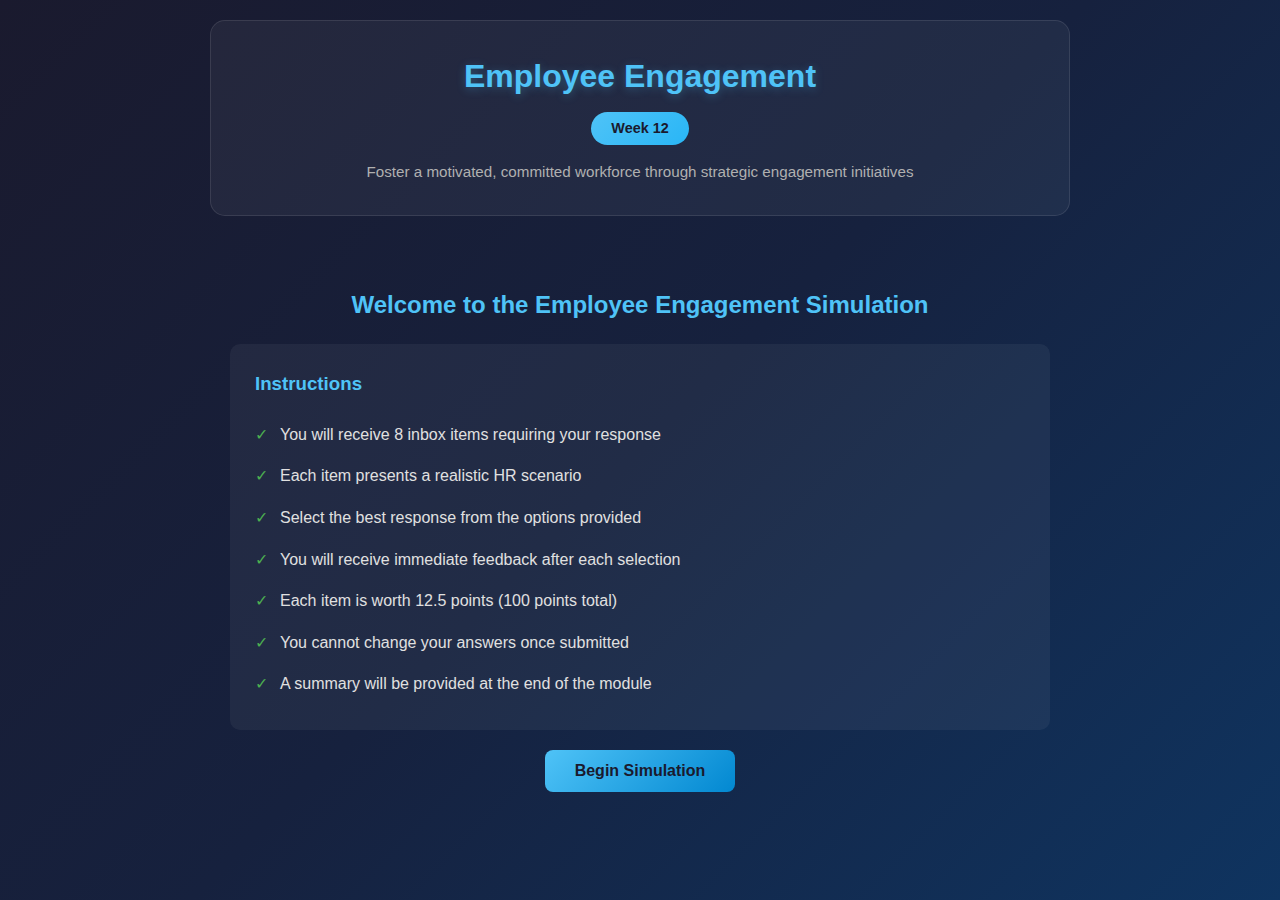
<file: module3-employee-engagement.html>
<!DOCTYPE html>
<html lang="en">
<head>
    <meta charset="UTF-8">
    <meta name="viewport" content="width=device-width, initial-scale=1.0">
    <title>Module 3: Employee Engagement | SHRM-CP Simulation</title>
    <link rel="stylesheet" href="styles.css">
</head>
<body>
    <div class="container">
        <header class="header">
            <h1>Employee Engagement</h1>
            <span class="week-badge">Week 12</span>
            <p>Foster a motivated, committed workforce through strategic engagement initiatives</p>
        </header>

        <div id="startScreen" class="start-screen">
            <h2>Welcome to the Employee Engagement Simulation</h2>
            <div class="instructions">
                <h3>Instructions</h3>
                <ul>
                    <li>You will receive 8 inbox items requiring your response</li>
                    <li>Each item presents a realistic HR scenario</li>
                    <li>Select the best response from the options provided</li>
                    <li>You will receive immediate feedback after each selection</li>
                    <li>Each item is worth 12.5 points (100 points total)</li>
                    <li>You cannot change your answers once submitted</li>
                    <li>A summary will be provided at the end of the module</li>
                </ul>
            </div>
            <button class="btn btn-primary" onclick="startSimulation()">Begin Simulation</button>
        </div>

        <div id="progressContainer" class="progress-container hidden">
            <div class="progress-header">
                <span>Progress</span>
                <span id="progressText">0 of 8 completed</span>
            </div>
            <div class="progress-bar">
                <div id="progressFill" class="progress-fill"></div>
            </div>
        </div>

        <div id="questionsContainer" class="hidden"></div>

        <div id="summaryContainer" class="summary-container">
            <div class="summary-header">
                <h2>Module Complete!</h2>
                <div class="final-score" id="finalScore">0</div>
                <div class="score-label">out of 100 points</div>
                <div id="gradeBadge" class="grade-badge"></div>
            </div>
            <h3 style="margin: 20px 0; color: #4fc3f7;">Your Responses</h3>
            <div id="summaryItems" class="summary-items"></div>
            <div class="nav-buttons" style="margin-top: 30px;">
                <button class="btn btn-secondary" onclick="window.print()">Print Results</button>
                <a href="index.html" class="btn btn-primary" style="text-decoration: none;">Return to Menu</a>
            </div>
        </div>
    </div>

    <script>
        let currentQuestion = 1;
        let totalQuestions = 8;
        let answers = {};
        let totalScore = 0;
        let shuffledOptions = {};

        const questions = [
            {
                id: 1,
                from: "Catherine Yang, VP of Human Resources",
                subject: "Engagement Survey Results Are In",
                time: "Today, 8:45 AM",
                body: `Hi Team,<br><br>
                    Our annual engagement survey results just came back. Overall engagement dropped from 72% to 58%. The biggest drops were in "I feel valued by leadership" (down 20 points) and "I see a future for myself here" (down 18 points). The CEO is concerned and wants an action plan. How should we approach this?<br><br>
                    Catherine`,
                options: [
                    { id: 'A', text: "Conduct focus groups to understand the root causes behind the scores, share results transparently with employees, develop targeted action plans with leadership input, and establish regular pulse surveys to measure improvement.", score: 100, rating: 'excellent' },
                    { id: 'B', text: "Analyze the data by department and demographics to identify patterns, meet with managers to discuss findings, and create department-specific action plans with measurable goals.", score: 80, rating: 'good' },
                    { id: 'C', text: "Present the results to leadership with recommendations for improving recognition programs and career development opportunities based on the low-scoring areas.", score: 55, rating: 'acceptable' },
                    { id: 'D', text: "Implement company-wide initiatives to address the low-scoring areas, such as new recognition programs and leadership training, as quickly as possible.", score: 30, rating: 'poor' },
                    { id: 'E', text: "Remind employees that survey participation is voluntary and the results may not represent everyone's experience, then schedule the next survey for a better time.", score: 10, rating: 'problematic' }
                ],
                feedback: {
                    A: "Excellent comprehensive approach. Focus groups uncover root causes beyond numbers, transparency builds trust, targeted action plans address specific issues, and pulse surveys enable agile response. This demonstrates strategic engagement management.",
                    B: "Good analytical approach that identifies patterns and involves managers. Department-specific plans recognize that engagement drivers vary. However, adding employee voice through qualitative research would strengthen the approach.",
                    C: "Acceptable but jumps to solutions before fully diagnosing problems. Recommendations without deeper understanding of causes may miss the mark. Employee input should inform the action plan.",
                    D: "This implements solutions without understanding causes. Quick implementation may address symptoms rather than root issues. The lack of employee involvement in developing solutions often leads to ineffective programs.",
                    E: "Problematic dismissal of significant feedback. Declining to act on survey results damages trust and future participation. Employees shared concerns that deserve investigation and response."
                }
            },
            {
                id: 2,
                from: "Marcus Johnson, Engineering Manager",
                subject: "Remote Team Feels Disconnected",
                time: "Today, 9:30 AM",
                body: `Hey,<br><br>
                    Since we went fully remote, my team feels isolated. They've mentioned missing casual conversations and feeling "out of the loop." I notice less collaboration and some people seem to just log hours without engaging. Team meetings feel transactional. Any ideas to rebuild team connection virtually?<br><br>
                    Marcus`,
                options: [
                    { id: 'A', text: "Suggest implementing a mix of virtual social events, dedicated non-work chat channels, regular one-on-ones, cross-functional project pairing, and occasional in-person gatherings to create multiple touchpoints for connection.", score: 100, rating: 'excellent' },
                    { id: 'B', text: "Recommend structured virtual coffee chats, team building activities during meetings, and creating informal Slack channels for non-work discussions to foster organic relationship building.", score: 80, rating: 'good' },
                    { id: 'C', text: "Suggest starting team meetings with personal check-ins and scheduling monthly virtual happy hours to recreate some of the social aspects of office work.", score: 55, rating: 'acceptable' },
                    { id: 'D', text: "Recommend requiring cameras on during all meetings so people feel more present and connected with their colleagues.", score: 30, rating: 'poor' },
                    { id: 'E', text: "Suggest that remote work naturally has less social connection, and the focus should be on productivity metrics rather than trying to recreate office culture.", score: 10, rating: 'problematic' }
                ],
                feedback: {
                    A: "Excellent multi-pronged approach addressing both structured and organic connection opportunities. The combination of virtual and occasional in-person interactions, plus work and non-work touchpoints, creates a comprehensive connection strategy.",
                    B: "Good variety of recommendations that address different types of connection needs. Structured and informal elements together create more natural relationship building opportunities.",
                    C: "Acceptable starting point but may not be enough to counter feelings of isolation. Monthly events are too infrequent, and meeting check-ins can feel performative without other touchpoints.",
                    D: "This mandates behavior rather than creating genuine connection. Forced camera requirements can cause resentment and don't address the deeper isolation issues. Autonomy matters in remote work.",
                    E: "Problematic dismissal of social needs. Research shows remote employee engagement and retention depend significantly on connection and belonging. Ignoring this guarantees the problems will worsen."
                }
            },
            {
                id: 3,
                from: "Diana Ross, Customer Success Director",
                subject: "Employee Burnout Concerns",
                time: "Today, 10:15 AM",
                body: `Hi HR,<br><br>
                    My team has been working 60+ hour weeks for the past 3 months due to a major client implementation. They're exhausted, and I'm seeing signs of burnout - missed deadlines, short tempers, increased sick days. I've asked for more resources but was told the budget doesn't allow it. How can I support my team without additional headcount?<br><br>
                    Diana`,
                options: [
                    { id: 'A', text: "Help Diana prioritize and defer non-critical work, implement temporary schedule flexibility, recognize individual contributions, advocate for compensatory time off, and build a business case showing burnout costs vs. resource investment.", score: 100, rating: 'excellent' },
                    { id: 'B', text: "Recommend immediate workload analysis to identify what can be delayed, ensure employees take their PTO, recognize extra efforts publicly, and schedule regular wellness check-ins.", score: 80, rating: 'good' },
                    { id: 'C', text: "Suggest Diana implement mandatory lunch breaks and earlier end times, encourage use of EAP resources, and plan a team celebration once the project completes.", score: 55, rating: 'acceptable' },
                    { id: 'D', text: "Remind Diana that high-intensity periods are normal in business and focus on keeping morale up until the project is complete.", score: 30, rating: 'poor' },
                    { id: 'E', text: "Advise Diana that employee resilience is key and those who can't handle the pressure may not be the right fit for the demands of the role.", score: 10, rating: 'problematic' }
                ],
                feedback: {
                    A: "Excellent holistic approach addressing immediate relief and systemic issues. Workload reduction, recognition, and building a business case for resources shows strategic thinking. Advocacy for compensatory time demonstrates employee-centric support.",
                    B: "Good immediate actions that address visible symptoms of burnout. Workload analysis, enforced PTO, and wellness focus are appropriate responses, though building a case for systemic change would strengthen it.",
                    C: "Acceptable interventions but may be insufficient for severe burnout. Mandatory breaks are helpful but don't reduce workload. Post-project celebration is too late if people burn out first.",
                    D: "This normalizes unsustainable practices. Three months of 60-hour weeks is not a temporary spike - it's a systemic issue. Dismissing employee wellbeing erodes trust and increases turnover.",
                    E: "Problematic response that blames employees for systemic workload issues. This approach will accelerate turnover, damage employer brand, and create legal risks if burnout leads to health issues."
                }
            },
            {
                id: 4,
                from: "James Wright, Regional Sales Manager",
                subject: "New Recognition Program Ideas",
                time: "Today, 11:00 AM",
                body: `Hey,<br><br>
                    I want to implement a recognition program for my sales team. I'm thinking monthly MVP awards with gift cards. But I'm worried it might demotivate people who never win, and some reps have easier territories. Also, my top performers say they don't care about public recognition - they want money. What approach would work best?<br><br>
                    James`,
                options: [
                    { id: 'A', text: "Design a multi-faceted program with peer-to-peer recognition, individual improvement awards, team achievements, and choices between public acknowledgment or private rewards to address different motivations and fairness concerns.", score: 100, rating: 'excellent' },
                    { id: 'B', text: "Recommend recognition categories that go beyond sales numbers (customer feedback, mentoring others, biggest improvement) and let winners choose between public recognition or bonus compensation.", score: 80, rating: 'good' },
                    { id: 'C', text: "Suggest focusing on spot bonuses tied to specific achievements rather than monthly awards, removing the competitive element while still recognizing contributions.", score: 55, rating: 'acceptable' },
                    { id: 'D', text: "Recommend keeping recognition simple with quarterly bonuses based on sales targets, since money is what salespeople are most motivated by.", score: 30, rating: 'poor' },
                    { id: 'E', text: "Advise against formal recognition programs entirely since they often create more resentment than motivation, especially in competitive sales environments.", score: 10, rating: 'problematic' }
                ],
                feedback: {
                    A: "Excellent inclusive design that addresses fairness, diverse motivations, and different recognition preferences. Peer recognition broadens opportunities, improvement awards reduce favoritism concerns, and choice respects individual preferences.",
                    B: "Good approach that expands recognition beyond pure metrics and addresses the preference for monetary vs. public rewards. Multiple categories create more winners and reduce competitive negativity.",
                    C: "Acceptable simplified approach but misses the opportunity for peer and team recognition. Spot bonuses are transactional and may not build the engagement that comes from acknowledgment and appreciation.",
                    D: "This oversimplifies motivation. While salespeople value compensation, recognition research shows money alone doesn't sustain engagement. This approach also doesn't address fairness concerns about territory differences.",
                    E: "Problematic avoidance of recognition's well-documented benefits. Properly designed programs increase engagement without creating resentment. Abandoning recognition cedes a valuable engagement lever."
                }
            },
            {
                id: 5,
                from: "Priya Sharma, Learning & Development Manager",
                subject: "Low Participation in Development Programs",
                time: "Today, 1:30 PM",
                body: `Hi,<br><br>
                    We invested significantly in a new learning platform with hundreds of courses, but participation is only 12%. Employees say they don't have time to take courses during work hours, and managers aren't encouraging it. How do we increase engagement with professional development when everyone is so busy?<br><br>
                    Priya`,
                options: [
                    { id: 'A', text: "Work with leadership to allocate dedicated learning time, tie development to career progression, include manager goals for team development, create learning paths aligned with role needs, and measure completion in performance discussions.", score: 100, rating: 'excellent' },
                    { id: 'B', text: "Recommend making learning part of the work expectation by blocking calendar time, connecting courses to promotion criteria, and holding managers accountable for team development.", score: 80, rating: 'good' },
                    { id: 'C', text: "Suggest curating a smaller selection of high-impact courses rather than overwhelming options, and promote completion through gamification and visible leaderboards.", score: 55, rating: 'acceptable' },
                    { id: 'D', text: "Recommend making certain courses mandatory for compliance and role requirements to ensure baseline participation.", score: 30, rating: 'poor' },
                    { id: 'E', text: "Suggest that employees who truly want to develop will make time on their own, and those who don't participate may not be growth-oriented.", score: 10, rating: 'problematic' }
                ],
                feedback: {
                    A: "Excellent systemic approach that addresses root causes - time, incentives, manager support, and relevance. Connecting learning to career outcomes and making it a managed expectation creates sustainable participation.",
                    B: "Good focus on structural enablers of learning. Blocking time and manager accountability address the stated barriers. Promotion connection creates meaningful incentive for participation.",
                    C: "Acceptable incremental improvement but doesn't address the core barrier of time and manager support. Gamification can help but won't overcome structural obstacles to participation.",
                    D: "This creates compliance without engagement. Mandatory training breeds resentment and checkbox completion. True development requires intrinsic motivation that comes from seeing career value.",
                    E: "Problematic blame-the-employee response. The issue is structural - employees lack time and manager support. Attributing low participation to employee character ignores organizational responsibility."
                }
            },
            {
                id: 6,
                from: "Robert Chen, Facilities Director",
                subject: "Return to Office Resistance",
                time: "Today, 2:15 PM",
                body: `Hello,<br><br>
                    Leadership mandated a return to office 3 days per week starting next month. I'm getting angry emails from employees who moved during the pandemic or have caregiving responsibilities. Several high performers have said they'll quit rather than return. We need people back for collaboration, but I don't want to lose talent. Thoughts?<br><br>
                    Robert`,
                options: [
                    { id: 'A', text: "Recommend a phased approach with flexibility for individual circumstances, create an exception process for hardship cases, communicate the business rationale clearly, and redesign office days to maximize the collaboration that justifies in-person work.", score: 100, rating: 'excellent' },
                    { id: 'B', text: "Suggest piloting the policy with willing teams first, gathering feedback, addressing concerns through an accommodation process, and ensuring in-office days have purposeful collaborative activities.", score: 80, rating: 'good' },
                    { id: 'C', text: "Recommend clear communication about the policy reasons and timeline, while establishing an HR process for reviewing individual accommodation requests.", score: 55, rating: 'acceptable' },
                    { id: 'D', text: "Advise holding firm on the mandate since exceptions will create resentment among those who comply, while accepting that some turnover is inevitable with policy changes.", score: 30, rating: 'poor' },
                    { id: 'E', text: "Suggest that employees who threaten to quit are being manipulative, and the company shouldn't let individual preferences override business decisions.", score: 10, rating: 'problematic' }
                ],
                feedback: {
                    A: "Excellent balanced approach respecting both business needs and employee concerns. Phased implementation allows adjustment, exception processes address hardships, and purposeful in-office design justifies the policy.",
                    B: "Good piloting approach that gathers data before full rollout. Feedback loops and accommodation processes show respect for employee concerns while moving toward business objectives.",
                    C: "Acceptable communication focus, but waiting until policy launch to address individual concerns may be too late. Proactive outreach and flexibility options would prevent avoidable exits.",
                    D: "This prioritizes consistency over talent retention. Losing high performers has real costs. Some flexibility in implementation usually generates better outcomes than rigid enforcement.",
                    E: "Problematic dismissal of legitimate employee concerns. People made major life decisions during the pandemic. Labeling concerned employees as manipulative damages trust and accelerates departures."
                }
            },
            {
                id: 7,
                from: "Michelle Torres, Department Director",
                subject: "Manager Undermining Engagement Efforts",
                time: "Today, 3:00 PM",
                body: `Hi,<br><br>
                    One of my managers, Kevin, has a team with the lowest engagement scores. He dismisses surveys as "HR fluff," openly mocks team-building activities, and tells his team that "work is work, not a party." His team produces results, but they're miserable and turnover is twice the company average. How do I address this?<br><br>
                    Michelle`,
                options: [
                    { id: 'A', text: "Help Michelle present Kevin with data connecting his team's low engagement to turnover costs and productivity impacts. Include leadership behaviors in his performance expectations and provide coaching on effective management practices.", score: 100, rating: 'excellent' },
                    { id: 'B', text: "Recommend that Michelle have a direct conversation with Kevin about how his behaviors affect team engagement and retention, set clear expectations for improvement, and offer leadership development resources.", score: 80, rating: 'good' },
                    { id: 'C', text: "Suggest Michelle include engagement metrics in Kevin's performance goals and make clear that his compensation will be partially tied to team retention and satisfaction.", score: 55, rating: 'acceptable' },
                    { id: 'D', text: "Advise accepting that Kevin's management style works for some situations, and focus on ensuring his team has access to engagement resources even if he doesn't promote them.", score: 30, rating: 'poor' },
                    { id: 'E', text: "Suggest that since Kevin's team delivers results, his approach shouldn't be challenged. Different managers have different styles, and not everyone needs to embrace engagement initiatives.", score: 10, rating: 'problematic' }
                ],
                feedback: {
                    A: "Excellent data-driven approach that speaks to business impact. Connecting engagement to turnover costs makes it a performance issue, not just HR preference. Coaching provides support for behavior change.",
                    B: "Good direct approach that sets clear expectations and offers development resources. Making the conversation about management effectiveness rather than personality makes it actionable.",
                    C: "Acceptable accountability approach but may feel punitive without the coaching component. Metrics without development support may not actually change Kevin's behavior or beliefs.",
                    D: "This enables a manager who actively undermines company culture. Kevin's results come at the cost of unsustainable turnover. Short-term production doesn't offset long-term talent pipeline damage.",
                    E: "Problematic acceptance of destructive management. The double turnover rate is a quantifiable problem. Managers who openly mock company initiatives create permission for others to disengage."
                }
            },
            {
                id: 8,
                from: "Angela Hayes, Culture & Engagement Lead",
                subject: "Employee Resource Groups Need Support",
                time: "Today, 4:00 PM",
                body: `Hi,<br><br>
                    Our Employee Resource Groups (ERGs) are struggling. Leaders are burning out because it's all volunteer work on top of their jobs. Membership is declining because events happen during work hours but managers won't release people. Executive sponsors rarely attend. How do we revitalize these important groups?<br><br>
                    Angela`,
                options: [
                    { id: 'A', text: "Propose allocating dedicated time for ERG leadership, creating policy requiring managers to release employees for ERG activities, holding executive sponsors accountable through regular engagement, and connecting ERG involvement to professional development.", score: 100, rating: 'excellent' },
                    { id: 'B', text: "Recommend formalizing ERG leader roles with protected time, providing small budgets for activities, setting clear expectations for executive sponsors, and communicating the business value of ERGs to managers.", score: 80, rating: 'good' },
                    { id: 'C', text: "Suggest reducing the scope of ERG activities to be more manageable, rotating leadership to prevent burnout, and scheduling events during lunch hours to minimize work conflicts.", score: 55, rating: 'acceptable' },
                    { id: 'D', text: "Recommend consolidating multiple ERGs into fewer groups to reduce the leadership burden and focus resources on the most active communities.", score: 30, rating: 'poor' },
                    { id: 'E', text: "Accept that ERGs naturally have cycles of activity and decline. If membership is dropping, perhaps the groups have served their purpose and resources could be redirected.", score: 10, rating: 'problematic' }
                ],
                feedback: {
                    A: "Excellent structural approach that treats ERG leadership as valued work. Protected time, manager requirements, and executive accountability address the root causes of burnout and declining participation.",
                    B: "Good formalization approach that legitimizes ERG work. Budget allocation, protected time, and executive expectations create institutional support that volunteer-only models lack.",
                    C: "Acceptable coping strategies but don't address root issues. Reducing scope may help short-term but signals declining organizational commitment. Lunch meetings still require release from work.",
                    D: "This may eliminate groups that serve distinct communities with different needs. Consolidation can marginalize smaller identity groups and reduce the belonging benefits ERGs provide.",
                    E: "Problematic abandonment of DEI infrastructure. ERGs are declining because of structural barriers, not lack of interest. Redirecting resources signals deprioritization of inclusion efforts."
                }
            }
        ];

        const itemTitles = [
            "Engagement Survey Results",
            "Remote Team Disconnection",
            "Employee Burnout",
            "Recognition Program Design",
            "Low L&D Participation",
            "Return to Office Resistance",
            "Manager Undermining Engagement",
            "ERG Support Needs"
        ];

        function shuffleArray(array) {
            const shuffled = [...array];
            for (let i = shuffled.length - 1; i > 0; i--) {
                const j = Math.floor(Math.random() * (i + 1));
                [shuffled[i], shuffled[j]] = [shuffled[j], shuffled[i]];
            }
            return shuffled;
        }

        function renderQuestion(question, index) {
            const shuffledOpts = shuffleArray(question.options);
            shuffledOptions[question.id] = shuffledOpts;
            const isLast = index === questions.length - 1;
            const nextAction = isLast ? 'showSummary()' : `nextQuestion(${question.id + 1})`;
            const nextBtnText = isLast ? 'View Results' : 'Next Item';

            let optionsHtml = '';
            shuffledOpts.forEach((opt, idx) => {
                const letter = String.fromCharCode(65 + idx);
                optionsHtml += `<button class="response-option" onclick="selectAnswer(${question.id}, '${opt.id}', ${opt.score}, '${opt.rating}')">${letter}) ${opt.text}</button>`;
            });

            return `
                <div id="question${question.id}" class="question-container${index === 0 ? ' active' : ''}">
                    <div class="inbox-item">
                        <span class="item-number">Item ${question.id} of 8</span>
                        <div class="email-header">
                            <div class="email-icon">📧</div>
                            <div class="email-meta">
                                <div class="email-from">${question.from}</div>
                                <div class="email-subject">${question.subject}</div>
                                <div class="email-time">${question.time}</div>
                            </div>
                        </div>
                        <div class="email-body">${question.body}</div>
                        <div class="response-options">${optionsHtml}</div>
                        <div id="feedback${question.id}" class="feedback-panel">
                            <div class="feedback-header">
                                <span class="feedback-label">Feedback</span>
                                <span class="feedback-score"></span>
                            </div>
                            <div class="feedback-text"></div>
                        </div>
                    </div>
                    <div class="nav-buttons">
                        <button id="nextBtn${question.id}" class="btn btn-primary" onclick="${nextAction}" disabled>${nextBtnText}</button>
                    </div>
                </div>`;
        }

        function renderQuestions() {
            const container = document.getElementById('questionsContainer');
            container.innerHTML = questions.map((q, i) => renderQuestion(q, i)).join('');
        }

        function startSimulation() {
            renderQuestions();
            document.getElementById('startScreen').classList.add('hidden');
            document.getElementById('progressContainer').classList.remove('hidden');
            document.getElementById('questionsContainer').classList.remove('hidden');
        }

        function selectAnswer(questionNum, answerId, score, rating) {
            if (answers[questionNum]) return;
            const question = questions.find(q => q.id === questionNum);
            answers[questionNum] = { answer: answerId, score: score, rating: rating, feedback: question.feedback[answerId] };
            totalScore += (score / 100) * 12.5;

            const options = document.querySelectorAll(`#question${questionNum} .response-option`);
            options.forEach(opt => { opt.style.pointerEvents = 'none'; opt.style.opacity = '0.7'; });
            event.target.classList.add(rating);
            event.target.style.opacity = '1';

            const feedbackPanel = document.getElementById(`feedback${questionNum}`);
            feedbackPanel.className = `feedback-panel show ${rating}`;
            feedbackPanel.querySelector('.feedback-score').textContent = `${score}% (${rating.charAt(0).toUpperCase() + rating.slice(1)})`;
            feedbackPanel.querySelector('.feedback-text').textContent = question.feedback[answerId];
            document.getElementById(`nextBtn${questionNum}`).disabled = false;
            updateProgress();
        }

        function updateProgress() {
            const completed = Object.keys(answers).length;
            document.getElementById('progressFill').style.width = `${(completed / totalQuestions) * 100}%`;
            document.getElementById('progressText').textContent = `${completed} of ${totalQuestions} completed`;
        }

        function nextQuestion(nextNum) {
            document.getElementById(`question${nextNum - 1}`).classList.remove('active');
            document.getElementById(`question${nextNum}`).classList.add('active');
            window.scrollTo({ top: 0, behavior: 'smooth' });
        }

        function showSummary() {
            document.getElementById('questionsContainer').classList.add('hidden');
            document.getElementById('progressContainer').classList.add('hidden');
            document.getElementById('summaryContainer').classList.add('show');

            const finalScore = Math.round(totalScore);
            document.getElementById('finalScore').textContent = finalScore;

            let grade, gradeClass;
            if (finalScore >= 90) { grade = 'A'; gradeClass = 'grade-a'; }
            else if (finalScore >= 80) { grade = 'B'; gradeClass = 'grade-b'; }
            else if (finalScore >= 70) { grade = 'C'; gradeClass = 'grade-c'; }
            else if (finalScore >= 60) { grade = 'D'; gradeClass = 'grade-d'; }
            else { grade = 'F'; gradeClass = 'grade-f'; }

            document.getElementById('gradeBadge').textContent = `Grade: ${grade}`;
            document.getElementById('gradeBadge').className = `grade-badge ${gradeClass}`;

            const summaryItems = document.getElementById('summaryItems');
            for (let i = 1; i <= totalQuestions; i++) {
                const answer = answers[i];
                const itemDiv = document.createElement('div');
                itemDiv.className = 'summary-item';
                itemDiv.innerHTML = `
                    <div class="summary-item-header">
                        <span class="summary-item-title">Item ${i}: ${itemTitles[i-1]}</span>
                        <span class="summary-item-score ${answer.rating}">${answer.score}%</span>
                    </div>
                    <div class="summary-item-response">Your answer: Option ${answer.answer}</div>
                    <div class="summary-item-feedback">${answer.feedback}</div>`;
                summaryItems.appendChild(itemDiv);
            }
            window.scrollTo({ top: 0, behavior: 'smooth' });
        }
    </script>
</body>
</html>
</file>
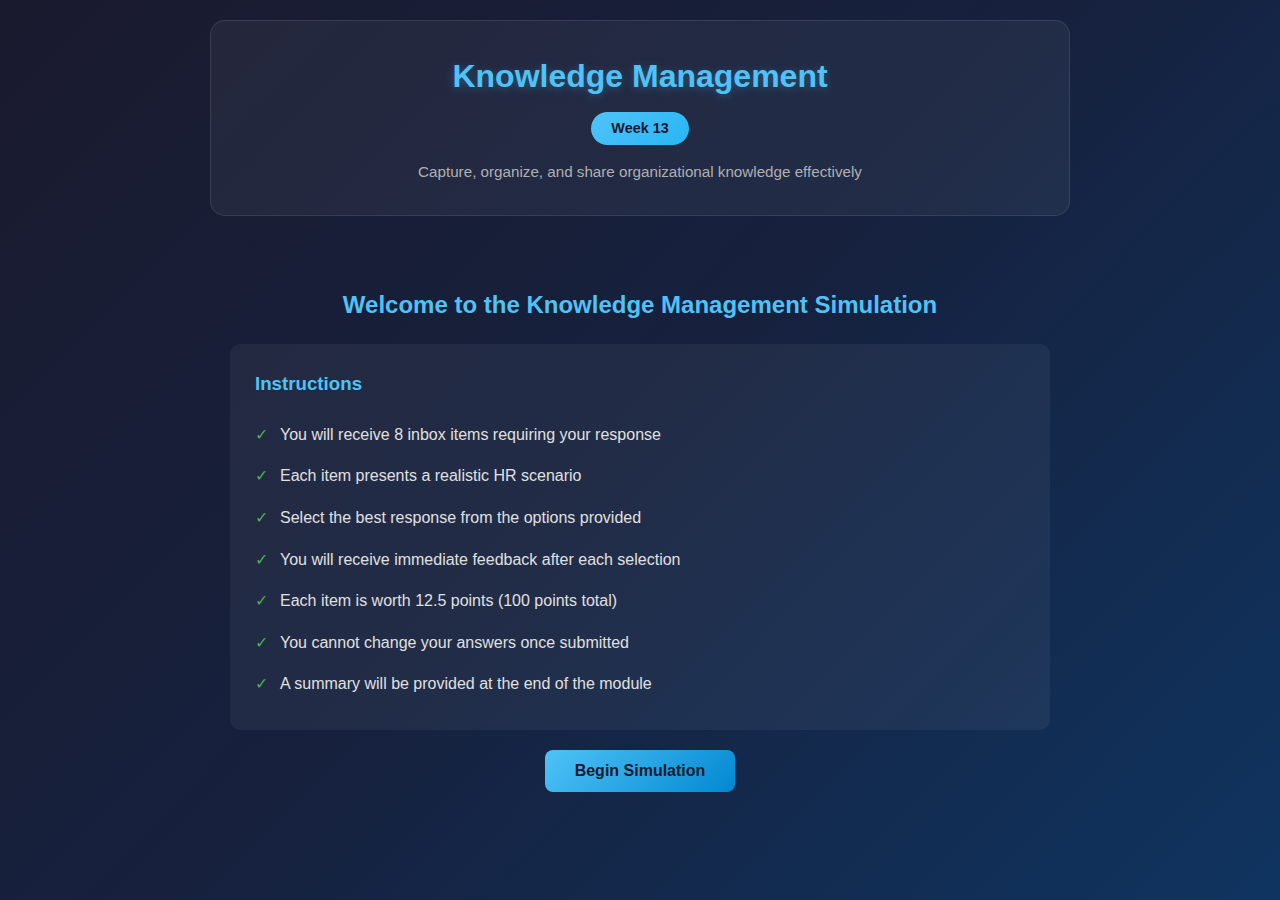
<file: module4-knowledge-management.html>
<!DOCTYPE html>
<html lang="en">
<head>
    <meta charset="UTF-8">
    <meta name="viewport" content="width=device-width, initial-scale=1.0">
    <title>Module 4: Knowledge Management | SHRM-CP Simulation</title>
    <link rel="stylesheet" href="styles.css">
</head>
<body>
    <div class="container">
        <header class="header">
            <h1>Knowledge Management</h1>
            <span class="week-badge">Week 13</span>
            <p>Capture, organize, and share organizational knowledge effectively</p>
        </header>

        <!-- Start Screen -->
        <div id="startScreen" class="start-screen">
            <h2>Welcome to the Knowledge Management Simulation</h2>
            <div class="instructions">
                <h3>Instructions</h3>
                <ul>
                    <li>You will receive 8 inbox items requiring your response</li>
                    <li>Each item presents a realistic HR scenario</li>
                    <li>Select the best response from the options provided</li>
                    <li>You will receive immediate feedback after each selection</li>
                    <li>Each item is worth 12.5 points (100 points total)</li>
                    <li>You cannot change your answers once submitted</li>
                    <li>A summary will be provided at the end of the module</li>
                </ul>
            </div>
            <button class="btn btn-primary" onclick="startSimulation()">Begin Simulation</button>
        </div>

        <!-- Progress Bar -->
        <div id="progressContainer" class="progress-container hidden">
            <div class="progress-header">
                <span>Progress</span>
                <span id="progressText">0 of 8 completed</span>
            </div>
            <div class="progress-bar">
                <div id="progressFill" class="progress-fill"></div>
            </div>
        </div>

        <!-- Questions Container -->
        <div id="questionsContainer" class="hidden"></div>

        <!-- Summary Screen -->
        <div id="summaryContainer" class="summary-container">
            <div class="summary-header">
                <h2>Module Complete!</h2>
                <div class="final-score" id="finalScore">0</div>
                <div class="score-label">out of 100 points</div>
                <div id="gradeBadge" class="grade-badge"></div>
            </div>

            <h3 style="margin: 20px 0; color: #4fc3f7;">Your Responses</h3>
            <div id="summaryItems" class="summary-items"></div>

            <div class="nav-buttons" style="margin-top: 30px;">
                <button class="btn btn-secondary" onclick="window.print()">Print Results</button>
                <a href="index.html" class="btn btn-primary" style="text-decoration: none;">Return to Menu</a>
            </div>
        </div>
    </div>

    <script>
        // Simulation state
        let currentQuestion = 1;
        let totalQuestions = 8;
        let answers = {};
        let totalScore = 0;
        let shuffledOptions = {};

        // Question data
        const questions = [
            {
                id: 1,
                from: "Helen Park, Operations Director",
                subject: "Critical Knowledge Walking Out the Door",
                time: "Today, 8:30 AM",
                body: `Hi HR,<br><br>
                    Our most experienced maintenance technician, Frank, is retiring in 6 weeks after 35 years. He's the only one who knows how to repair our legacy equipment, and that knowledge is in his head, not documented anywhere. He's willing to help transfer knowledge but I'm not sure the best approach. How do we capture his expertise before he leaves?<br><br>
                    Helen`,
                options: [
                    { id: 'A', text: "Implement a structured knowledge transfer program: assign a successor to shadow Frank, have him create video tutorials for complex procedures, document troubleshooting guides, and schedule ongoing consulting availability post-retirement.", score: 100, rating: 'excellent' },
                    { id: 'B', text: "Pair Frank with 2-3 technicians for intensive job shadowing, create a wiki of procedures he documents, and have him record explanations while performing key repairs.", score: 80, rating: 'good' },
                    { id: 'C', text: "Ask Frank to document all the procedures he knows in written manuals before he leaves, with diagrams and step-by-step instructions.", score: 55, rating: 'acceptable' },
                    { id: 'D', text: "Offer Frank a part-time consulting arrangement after retirement so he can be called in when issues arise with the legacy equipment.", score: 30, rating: 'poor' },
                    { id: 'E', text: "Accept that some knowledge will be lost and use this as justification to accelerate replacing the legacy equipment with newer systems.", score: 10, rating: 'problematic' }
                ],
                feedback: {
                    A: "Excellent comprehensive knowledge transfer approach. Multiple capture methods (shadowing, video, documentation) address different learning styles. Post-retirement consulting provides safety net while building internal capability.",
                    B: "Good multi-pronged approach combining experiential learning with documentation. Multiple successors reduce single-point-of-failure risk. Recording repairs captures tacit knowledge that's hard to document.",
                    C: "Acceptable but relies too heavily on written documentation. Expert knowledge is often tacit and hard to articulate in writing. Without observation and practice, written manuals may be insufficient.",
                    D: "This doesn't build internal capability. Dependency on post-retirement consulting is expensive, unreliable, and doesn't scale. Frank may not always be available when needed.",
                    E: "Problematic abandonment of institutional knowledge. Equipment replacement decisions should be based on business analysis, not knowledge transfer difficulty. Legacy equipment may still have years of useful life."
                }
            },
            {
                id: 2,
                from: "Victor Santos, IT Manager",
                subject: "Documentation Nobody Uses",
                time: "Today, 9:15 AM",
                body: `Hey,<br><br>
                    We spent months building a comprehensive internal wiki with procedures, policies, and how-tos. Analytics show almost nobody uses it. People still interrupt each other with questions or reinvent solutions that are already documented. The wiki is becoming outdated because no one maintains it either. What went wrong and how do we fix it?<br><br>
                    Victor`,
                options: [
                    { id: 'A', text: "Assess findability through user testing, improve search and navigation, integrate wiki links into daily workflows and tools, assign content owners for regular updates, and gamify contributions to build a knowledge-sharing culture.", score: 100, rating: 'excellent' },
                    { id: 'B', text: "Survey users about barriers to wiki use, redesign based on feedback, make the wiki the default answer for questions before escalating, and establish a regular content review process.", score: 80, rating: 'good' },
                    { id: 'C', text: "Improve the wiki's search functionality and organization, send reminder communications about its value, and require teams to update their sections quarterly.", score: 55, rating: 'acceptable' },
                    { id: 'D', text: "Send a company-wide announcement emphasizing the wiki's value and asking people to use it before asking colleagues questions directly.", score: 30, rating: 'poor' },
                    { id: 'E', text: "Accept that people prefer asking colleagues directly, as it's faster and more interactive than searching documentation. Focus resources elsewhere.", score: 10, rating: 'problematic' }
                ],
                feedback: {
                    A: "Excellent systemic approach addressing usability, workflow integration, maintenance, and culture. User testing reveals actual barriers, integration makes the wiki the path of least resistance, and recognition builds sharing habits.",
                    B: "Good user-centered approach that starts with understanding barriers. Making the wiki the default answer creates behavioral change, and content review ensures ongoing value.",
                    C: "Acceptable improvements to the system itself, but mandates without addressing root causes often fail. If searching is harder than asking colleagues, behavior won't change.",
                    D: "This assumes the problem is awareness rather than usability or workflow. Communications without structural changes rarely change behavior. People know the wiki exists - they just don't use it.",
                    E: "Problematic acceptance of inefficiency. Colleague interruptions don't scale, create knowledge bottlenecks, and are prone to error. Documentation systems provide consistency and reduce dependency on specific people."
                }
            },
            {
                id: 3,
                from: "Rebecca Liu, Training Manager",
                subject: "Post-Training Knowledge Retention",
                time: "Today, 10:00 AM",
                body: `Hi,<br><br>
                    We invest heavily in training programs, but evaluation data shows employees forget 70% of what they learned within a week. Managers complain that training doesn't stick. We need people to retain and apply what they learn. What strategies can improve knowledge retention after training ends?<br><br>
                    Rebecca`,
                options: [
                    { id: 'A', text: "Implement spaced learning with reinforcement activities, provide job aids for on-the-job reference, create manager discussion guides for coaching conversations, assign application projects, and measure on-the-job behavior change.", score: 100, rating: 'excellent' },
                    { id: 'B', text: "Add post-training quizzes at intervals, create microlearning refreshers, establish peer learning groups for continued discussion, and give employees specific goals for applying new skills.", score: 80, rating: 'good' },
                    { id: 'C', text: "Provide training materials for reference after sessions, send email reminders about key concepts, and encourage managers to reinforce learning in team meetings.", score: 55, rating: 'acceptable' },
                    { id: 'D', text: "Make training sessions longer and more intensive so the information is absorbed more deeply during the initial learning experience.", score: 30, rating: 'poor' },
                    { id: 'E', text: "Accept that forgetting is natural and plan for employees to retake training periodically to refresh their knowledge.", score: 10, rating: 'problematic' }
                ],
                feedback: {
                    A: "Excellent application of learning science. Spaced repetition combats forgetting curves, job aids support in-moment application, manager involvement reinforces expectations, and measuring behavior change shows real impact.",
                    B: "Good reinforcement strategies combining testing, microlearning, and peer support. Application goals create accountability for transferring learning to work.",
                    C: "Acceptable but passive approaches. Reference materials and reminders don't actively reinforce learning. Without structured application opportunities, knowledge still fades.",
                    D: "This contradicts learning research. Longer sessions don't improve retention - distributed practice does. Information overload can actually reduce what's remembered.",
                    E: "Problematic waste of training investment. Repeated training is expensive and inefficient. Better to invest in retention strategies that make single training sessions stick."
                }
            },
            {
                id: 4,
                from: "Daniel Woods, Product Development VP",
                subject: "Teams Not Sharing Best Practices",
                time: "Today, 11:30 AM",
                body: `Hello,<br><br>
                    We have three product teams solving similar problems but never sharing solutions. Each team reinvents the wheel. When I asked why they don't share, they said they don't have time, don't know what other teams are doing, and there's no incentive to help other groups. How do we break down these silos?<br><br>
                    Daniel`,
                options: [
                    { id: 'A', text: "Create structured cross-team sharing forums, establish a solutions repository with recognition for contributors, add collaboration to performance goals, and assign rotating liaison roles between teams.", score: 100, rating: 'excellent' },
                    { id: 'B', text: "Implement regular cross-team demo days, create shared communication channels, recognize teams that collaborate successfully, and include knowledge sharing in performance criteria.", score: 80, rating: 'good' },
                    { id: 'C', text: "Create a shared Slack channel for the teams to post updates and questions, and schedule monthly all-hands meetings for teams to share what they're working on.", score: 55, rating: 'acceptable' },
                    { id: 'D', text: "Assign a project manager to identify overlapping work and manually coordinate knowledge sharing between the relevant teams.", score: 30, rating: 'poor' },
                    { id: 'E', text: "Accept that some redundancy is inevitable in large organizations and focus on ensuring each team is independently successful rather than forcing collaboration.", score: 10, rating: 'problematic' }
                ],
                feedback: {
                    A: "Excellent comprehensive approach addressing time, awareness, and incentive barriers. Forums create dedicated sharing time, repositories make knowledge findable, metrics incentivize collaboration, and liaisons build relationships.",
                    B: "Good structural changes that make sharing visible and valued. Demo days showcase work, recognition reinforces behavior, and performance criteria create accountability.",
                    C: "Acceptable communication infrastructure but may not overcome time and incentive barriers. Channels alone don't guarantee engagement without other structural support.",
                    D: "This creates dependency on a coordinator rather than building collaboration capability. It's not scalable and doesn't address root causes of siloed behavior.",
                    E: "Problematic acceptance of inefficiency. Redundant work wastes resources and slows innovation. Cross-team collaboration is a competitive advantage worth investing in."
                }
            },
            {
                id: 5,
                from: "Amy Chen, Legal Counsel",
                subject: "Protecting Proprietary Knowledge",
                time: "Today, 1:00 PM",
                body: `Hi,<br><br>
                    A senior engineer just left for a competitor, and I'm worried she took proprietary knowledge with her. We need to balance open knowledge sharing internally with protecting our competitive advantages. How do we encourage collaboration while ensuring sensitive knowledge doesn't walk out the door?<br><br>
                    Amy`,
                options: [
                    { id: 'A', text: "Implement tiered information classification, require NDAs and IP agreements, conduct thorough exit interviews, use access controls for sensitive systems, and ensure knowledge is documented in company systems rather than personal files.", score: 100, rating: 'excellent' },
                    { id: 'B', text: "Classify knowledge by sensitivity level, restrict access to proprietary information, include strong IP clauses in employment agreements, and standardize off-boarding procedures to recover company knowledge.", score: 80, rating: 'good' },
                    { id: 'C', text: "Review and strengthen non-compete and confidentiality agreements, audit what information departing employees have access to, and revoke access promptly upon resignation.", score: 55, rating: 'acceptable' },
                    { id: 'D', text: "Limit knowledge sharing to only what's necessary for each role, reducing the risk of any individual knowing too much proprietary information.", score: 30, rating: 'poor' },
                    { id: 'E', text: "Accept that knowledge flows with people and focus on innovating faster than competitors rather than trying to lock down information.", score: 10, rating: 'problematic' }
                ],
                feedback: {
                    A: "Excellent balanced approach protecting IP while enabling collaboration. Classification allows nuanced access, legal agreements provide recourse, exit processes recover knowledge, and system-based storage reduces personal file risk.",
                    B: "Good multi-layered protection combining technical controls and legal safeguards. Classification enables appropriate sharing while protecting sensitive information.",
                    C: "Acceptable legal protections but reactive rather than proactive. Access audits and agreement reviews don't prevent knowledge loss - they just provide legal options afterward.",
                    D: "This restricts legitimate collaboration that drives innovation. Over-classification creates silos and slows work. The goal is protecting specific sensitive knowledge, not limiting all sharing.",
                    E: "Problematic dismissal of IP protection. While innovation matters, losing proprietary knowledge to competitors causes real competitive harm. Both protection and innovation are necessary."
                }
            },
            {
                id: 6,
                from: "Nathan Miller, Customer Service Director",
                subject: "New Hire Ramp-Up Time",
                time: "Today, 2:00 PM",
                body: `Hi,<br><br>
                    It takes our new customer service reps 6 months to become fully productive. During that time, they rely heavily on senior reps for guidance, which pulls experienced staff from their work. We need to accelerate learning curves while reducing the burden on tenured employees. Suggestions?<br><br>
                    Nathan`,
                options: [
                    { id: 'A', text: "Create a comprehensive knowledge base with searchable FAQs, develop scenario-based e-learning modules, implement a structured mentorship program with protected mentor time, and build a progressive certification path with clear milestones.", score: 100, rating: 'excellent' },
                    { id: 'B', text: "Develop role-specific learning paths, create decision trees for common issues, establish dedicated mentor hours, and implement sandbox practice systems for skill building.", score: 80, rating: 'good' },
                    { id: 'C', text: "Build a library of recorded training sessions and documented procedures that new hires can reference before asking senior reps for help.", score: 55, rating: 'acceptable' },
                    { id: 'D', text: "Extend the formal training period before new reps start taking calls, so they're better prepared and need less on-the-job guidance.", score: 30, rating: 'poor' },
                    { id: 'E', text: "Hire candidates with more prior customer service experience so they require less training and ramp up faster.", score: 10, rating: 'problematic' }
                ],
                feedback: {
                    A: "Excellent comprehensive onboarding approach. Self-service resources reduce mentor burden, scenario-based learning builds judgment, protected mentor time ensures quality guidance, and certifications provide clear progression.",
                    B: "Good structured approach with role-specific content and practice opportunities. Dedicated mentor hours prevent ad-hoc interruptions while ensuring support is available.",
                    C: "Acceptable reference resources but still reactive. New hires may not know what to search for. Without structured learning paths, reference materials have limited impact.",
                    D: "This delays productivity without necessarily improving it. Extended training that's not applied quickly may not transfer. Practical application should begin early, with support.",
                    E: "Problematic avoidance of the knowledge transfer challenge. Experienced hires still need company-specific knowledge. This also limits talent pool and may increase costs."
                }
            },
            {
                id: 7,
                from: "Sophia Patel, R&D Manager",
                subject: "Learning From Project Failures",
                time: "Today, 3:15 PM",
                body: `Hello,<br><br>
                    A major product launch failed, and I want to ensure we learn from it rather than repeat the same mistakes. People are defensive about discussing what went wrong. There's blame and finger-pointing rather than honest reflection. How do we create a culture where we learn from failures constructively?<br><br>
                    Sophia`,
                options: [
                    { id: 'A', text: "Conduct a blame-free post-mortem focused on systems and processes, not individuals. Document lessons learned, share findings across the organization, and create action items to prevent recurrence. Leaders should model vulnerability by sharing their own failures.", score: 100, rating: 'excellent' },
                    { id: 'B', text: "Facilitate a structured retrospective with ground rules for constructive feedback, focus on what can be improved rather than who was at fault, and publish learnings for future teams.", score: 80, rating: 'good' },
                    { id: 'C', text: "Have team leads document what they believe went wrong and what they would do differently, then compile these perspectives into a lessons learned report.", score: 55, rating: 'acceptable' },
                    { id: 'D', text: "Wait until emotions have settled before conducting any review, then hold private conversations with key individuals to understand what happened.", score: 30, rating: 'poor' },
                    { id: 'E', text: "Move forward quickly rather than dwelling on the failure. Conducting extensive post-mortems can demoralize the team and doesn't change what happened.", score: 10, rating: 'problematic' }
                ],
                feedback: {
                    A: "Excellent psychologically safe approach to failure analysis. Blame-free focus enables honesty, system focus identifies fixable issues, broad sharing prevents repeat mistakes, and leader modeling creates permission for vulnerability.",
                    B: "Good structured approach with clear norms for constructive feedback. Publishing learnings extends value beyond the immediate team.",
                    C: "Acceptable documentation approach but may miss important perspectives if limited to leads. Without structured facilitation, blame dynamics may still influence what's shared.",
                    D: "This delays learning and may lose important details as memories fade. Private conversations don't build organizational learning culture and may feel like investigation rather than improvement.",
                    E: "Problematic failure to learn. Organizations that don't examine failures repeat them. Properly facilitated retrospectives energize teams by giving them agency to improve."
                }
            },
            {
                id: 8,
                from: "Chris Thompson, Innovation Lead",
                subject: "Ideas Getting Lost",
                time: "Today, 4:30 PM",
                body: `Hi,<br><br>
                    Employees share great ideas in meetings and casual conversations, but there's no system to capture, evaluate, or implement them. Good ideas disappear because no one writes them down or follows up. I want to create an innovation pipeline but don't want to add bureaucracy that kills creativity. Advice?<br><br>
                    Chris`,
                options: [
                    { id: 'A', text: "Implement a lightweight idea submission system with quick acknowledgment, transparent evaluation criteria, regular review cycles, feedback to submitters, and visible tracking of ideas through to implementation or explanation of why not.", score: 100, rating: 'excellent' },
                    { id: 'B', text: "Create a simple idea portal with minimal required fields, assign ownership for reviewing submissions regularly, and celebrate implemented ideas to encourage participation.", score: 80, rating: 'good' },
                    { id: 'C', text: "Designate innovation champions in each department to capture ideas from their teams and bring promising ones to a monthly innovation committee meeting.", score: 55, rating: 'acceptable' },
                    { id: 'D', text: "Create a Slack channel where people can post ideas, and have leadership review it periodically for anything worth pursuing.", score: 30, rating: 'poor' },
                    { id: 'E', text: "Truly good ideas will naturally rise to the top through champions who push for them. Formal systems often generate more noise than valuable ideas.", score: 10, rating: 'problematic' }
                ],
                feedback: {
                    A: "Excellent balanced system that's simple enough to encourage participation while structured enough to ensure follow-through. Transparency, feedback, and visible outcomes build trust and continued engagement.",
                    B: "Good lightweight approach focusing on ease of submission and visible outcomes. Celebrating wins reinforces participation without complex processes.",
                    C: "Acceptable human-mediated approach but may bottleneck on champion availability. Valuable ideas may be filtered by departmental priorities before reaching broader evaluation.",
                    D: "This lacks structure for evaluation and follow-through. Without ownership and process, the channel becomes a graveyard of unreviewed ideas, discouraging future participation.",
                    E: "Problematic reliance on individual initiative. Many valuable ideas come from people who aren't natural champions. Informal systems favor the loud over the thoughtful."
                }
            }
        ];

        const itemTitles = [
            "Retiring Expert Knowledge Transfer",
            "Underutilized Documentation",
            "Training Knowledge Retention",
            "Cross-Team Knowledge Silos",
            "Protecting Proprietary Knowledge",
            "New Hire Ramp-Up Time",
            "Learning From Failures",
            "Capturing Innovation Ideas"
        ];

        // Shuffle array using Fisher-Yates algorithm
        function shuffleArray(array) {
            const shuffled = [...array];
            for (let i = shuffled.length - 1; i > 0; i--) {
                const j = Math.floor(Math.random() * (i + 1));
                [shuffled[i], shuffled[j]] = [shuffled[j], shuffled[i]];
            }
            return shuffled;
        }

        // Render a single question
        function renderQuestion(question, index) {
            const shuffledOpts = shuffleArray(question.options);
            shuffledOptions[question.id] = shuffledOpts;

            const isLast = index === questions.length - 1;
            const nextAction = isLast ? 'showSummary()' : `nextQuestion(${question.id + 1})`;
            const nextBtnText = isLast ? 'View Results' : 'Next Item';

            let optionsHtml = '';
            shuffledOpts.forEach((opt, idx) => {
                const letter = String.fromCharCode(65 + idx);
                optionsHtml += `
                    <button class="response-option" onclick="selectAnswer(${question.id}, '${opt.id}', ${opt.score}, '${opt.rating}')">
                        ${letter}) ${opt.text}
                    </button>
                `;
            });

            return `
                <div id="question${question.id}" class="question-container${index === 0 ? ' active' : ''}">
                    <div class="inbox-item">
                        <span class="item-number">Item ${question.id} of 8</span>
                        <div class="email-header">
                            <div class="email-icon">📧</div>
                            <div class="email-meta">
                                <div class="email-from">${question.from}</div>
                                <div class="email-subject">${question.subject}</div>
                                <div class="email-time">${question.time}</div>
                            </div>
                        </div>
                        <div class="email-body">${question.body}</div>
                        <div class="response-options">${optionsHtml}</div>
                        <div id="feedback${question.id}" class="feedback-panel">
                            <div class="feedback-header">
                                <span class="feedback-label">Feedback</span>
                                <span class="feedback-score"></span>
                            </div>
                            <div class="feedback-text"></div>
                        </div>
                    </div>
                    <div class="nav-buttons">
                        <button id="nextBtn${question.id}" class="btn btn-primary" onclick="${nextAction}" disabled>${nextBtnText}</button>
                    </div>
                </div>
            `;
        }

        // Render all questions
        function renderQuestions() {
            const container = document.getElementById('questionsContainer');
            container.innerHTML = questions.map((q, i) => renderQuestion(q, i)).join('');
        }

        function startSimulation() {
            renderQuestions();
            document.getElementById('startScreen').classList.add('hidden');
            document.getElementById('progressContainer').classList.remove('hidden');
            document.getElementById('questionsContainer').classList.remove('hidden');
        }

        function selectAnswer(questionNum, answerId, score, rating) {
            if (answers[questionNum]) return;

            const question = questions.find(q => q.id === questionNum);

            answers[questionNum] = {
                answer: answerId,
                score: score,
                rating: rating,
                feedback: question.feedback[answerId]
            };

            totalScore += (score / 100) * 12.5;

            const options = document.querySelectorAll(`#question${questionNum} .response-option`);
            options.forEach(opt => {
                opt.style.pointerEvents = 'none';
                opt.style.opacity = '0.7';
            });

            event.target.classList.add(rating);
            event.target.style.opacity = '1';

            const feedbackPanel = document.getElementById(`feedback${questionNum}`);
            feedbackPanel.className = `feedback-panel show ${rating}`;
            feedbackPanel.querySelector('.feedback-score').textContent = `${score}% (${rating.charAt(0).toUpperCase() + rating.slice(1)})`;
            feedbackPanel.querySelector('.feedback-text').textContent = question.feedback[answerId];

            document.getElementById(`nextBtn${questionNum}`).disabled = false;
            updateProgress();
        }

        function updateProgress() {
            const completed = Object.keys(answers).length;
            const percentage = (completed / totalQuestions) * 100;
            document.getElementById('progressFill').style.width = `${percentage}%`;
            document.getElementById('progressText').textContent = `${completed} of ${totalQuestions} completed`;
        }

        function nextQuestion(nextNum) {
            document.getElementById(`question${nextNum - 1}`).classList.remove('active');
            document.getElementById(`question${nextNum}`).classList.add('active');
            window.scrollTo({ top: 0, behavior: 'smooth' });
        }

        function showSummary() {
            document.getElementById('questionsContainer').classList.add('hidden');
            document.getElementById('progressContainer').classList.add('hidden');
            document.getElementById('summaryContainer').classList.add('show');

            const finalScore = Math.round(totalScore);
            document.getElementById('finalScore').textContent = finalScore;

            let grade, gradeClass;
            if (finalScore >= 90) { grade = 'A'; gradeClass = 'grade-a'; }
            else if (finalScore >= 80) { grade = 'B'; gradeClass = 'grade-b'; }
            else if (finalScore >= 70) { grade = 'C'; gradeClass = 'grade-c'; }
            else if (finalScore >= 60) { grade = 'D'; gradeClass = 'grade-d'; }
            else { grade = 'F'; gradeClass = 'grade-f'; }

            const gradeBadge = document.getElementById('gradeBadge');
            gradeBadge.textContent = `Grade: ${grade}`;
            gradeBadge.className = `grade-badge ${gradeClass}`;

            const summaryItems = document.getElementById('summaryItems');
            for (let i = 1; i <= totalQuestions; i++) {
                const answer = answers[i];
                const itemDiv = document.createElement('div');
                itemDiv.className = 'summary-item';
                itemDiv.innerHTML = `
                    <div class="summary-item-header">
                        <span class="summary-item-title">Item ${i}: ${itemTitles[i-1]}</span>
                        <span class="summary-item-score ${answer.rating}">${answer.score}%</span>
                    </div>
                    <div class="summary-item-response">Your answer: Option ${answer.answer}</div>
                    <div class="summary-item-feedback">${answer.feedback}</div>
                `;
                summaryItems.appendChild(itemDiv);
            }

            window.scrollTo({ top: 0, behavior: 'smooth' });
        }
    </script>
</body>
</html>
</file>
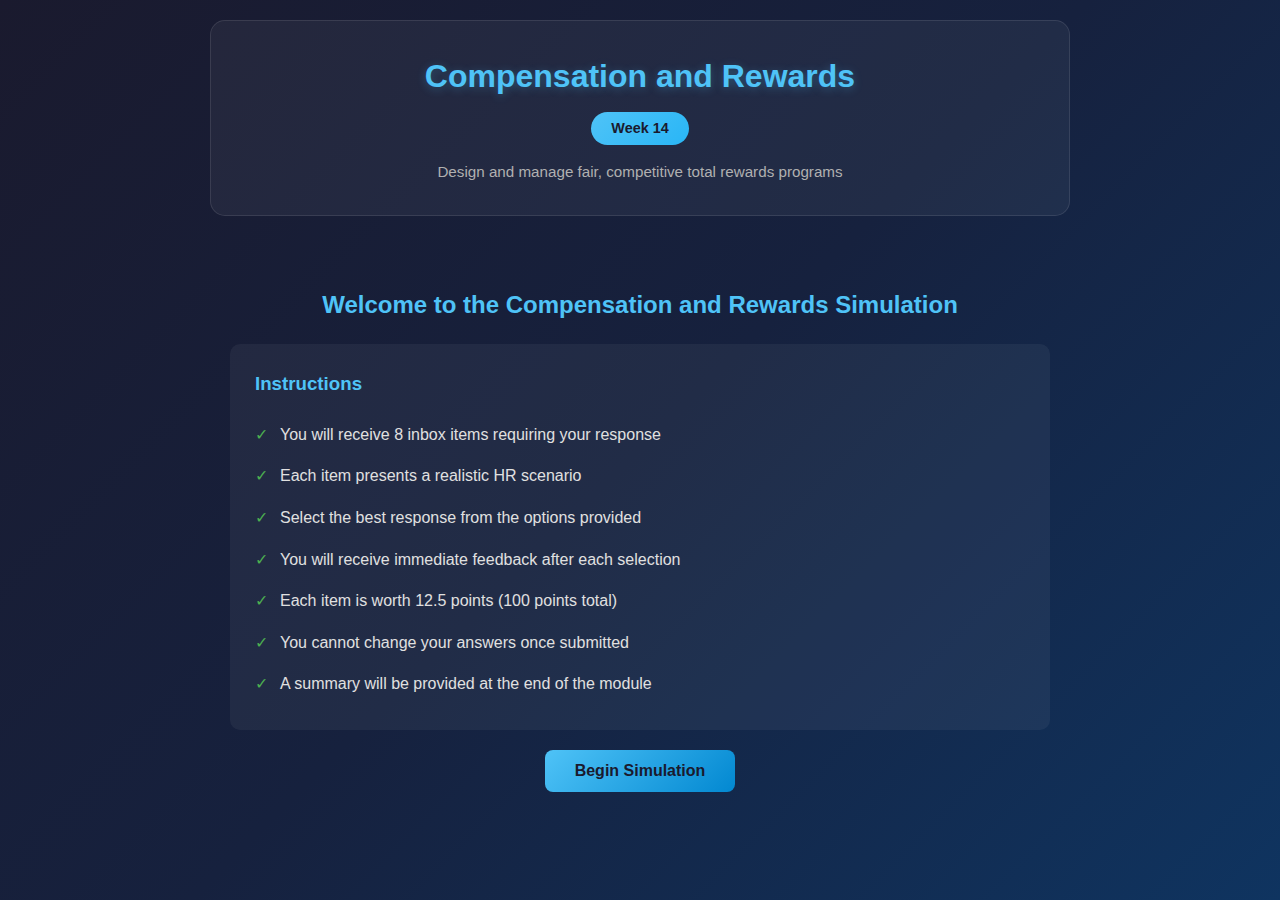
<file: module5-compensation-rewards.html>
<!DOCTYPE html>
<html lang="en">
<head>
    <meta charset="UTF-8">
    <meta name="viewport" content="width=device-width, initial-scale=1.0">
    <title>Module 5: Compensation and Rewards | SHRM-CP Simulation</title>
    <link rel="stylesheet" href="styles.css">
</head>
<body>
    <div class="container">
        <header class="header">
            <h1>Compensation and Rewards</h1>
            <span class="week-badge">Week 14</span>
            <p>Design and manage fair, competitive total rewards programs</p>
        </header>

        <!-- Start Screen -->
        <div id="startScreen" class="start-screen">
            <h2>Welcome to the Compensation and Rewards Simulation</h2>
            <div class="instructions">
                <h3>Instructions</h3>
                <ul>
                    <li>You will receive 8 inbox items requiring your response</li>
                    <li>Each item presents a realistic HR scenario</li>
                    <li>Select the best response from the options provided</li>
                    <li>You will receive immediate feedback after each selection</li>
                    <li>Each item is worth 12.5 points (100 points total)</li>
                    <li>You cannot change your answers once submitted</li>
                    <li>A summary will be provided at the end of the module</li>
                </ul>
            </div>
            <button class="btn btn-primary" onclick="startSimulation()">Begin Simulation</button>
        </div>

        <!-- Progress Bar -->
        <div id="progressContainer" class="progress-container hidden">
            <div class="progress-header">
                <span>Progress</span>
                <span id="progressText">0 of 8 completed</span>
            </div>
            <div class="progress-bar">
                <div id="progressFill" class="progress-fill"></div>
            </div>
        </div>

        <!-- Questions Container -->
        <div id="questionsContainer" class="hidden"></div>

        <!-- Summary Screen -->
        <div id="summaryContainer" class="summary-container">
            <div class="summary-header">
                <h2>Module Complete!</h2>
                <div class="final-score" id="finalScore">0</div>
                <div class="score-label">out of 100 points</div>
                <div id="gradeBadge" class="grade-badge"></div>
            </div>

            <h3 style="margin: 20px 0; color: #4fc3f7;">Your Responses</h3>
            <div id="summaryItems" class="summary-items"></div>

            <div class="nav-buttons" style="margin-top: 30px;">
                <button class="btn btn-secondary" onclick="window.print()">Print Results</button>
                <a href="index.html" class="btn btn-primary" style="text-decoration: none;">Return to Menu</a>
            </div>
        </div>
    </div>

    <script>
        // Simulation state
        let currentQuestion = 1;
        let totalQuestions = 8;
        let answers = {};
        let totalScore = 0;
        let shuffledOptions = {};

        // Question data
        const questions = [
            {
                id: 1,
                from: "Maria Gonzalez, Finance Director",
                subject: "Salary Compression Issue",
                time: "Today, 8:30 AM",
                body: `Hi HR,<br><br>
                    We have a problem. To attract talent in this competitive market, we've been hiring new accountants at salaries higher than what we pay experienced staff. My senior accountant with 8 years here just found out a new hire makes $5,000 more than her. She's furious and threatening to leave. How do we address this without blowing up our salary budget?<br><br>
                    Maria`,
                options: [
                    { id: 'A', text: "Conduct a comprehensive pay equity analysis, develop a phased adjustment plan for compressed salaries, communicate transparently about the market dynamics, and review your compensation strategy to prevent future compression.", score: 100, rating: 'excellent' },
                    { id: 'B', text: "Immediately adjust the senior accountant's salary to resolve the inversion, then conduct a broader analysis to identify other compression issues and budget for systematic corrections.", score: 80, rating: 'good' },
                    { id: 'C', text: "Meet with the senior accountant to discuss her total compensation value, highlight non-salary benefits like tenure and PTO, and promise to address pay at her next review.", score: 55, rating: 'acceptable' },
                    { id: 'D', text: "Explain to the senior accountant that market conditions require higher salaries for new hires, and she was fairly paid based on the market when she was hired.", score: 30, rating: 'poor' },
                    { id: 'E', text: "Offer the senior accountant a one-time retention bonus to address her concerns without making permanent changes to salary structure.", score: 10, rating: 'problematic' }
                ],
                feedback: {
                    A: "Excellent systematic approach to a systemic problem. Comprehensive analysis reveals full scope, phased adjustments are fiscally responsible, transparent communication builds trust, and strategy review prevents recurrence. This treats the cause, not just symptoms.",
                    B: "Good immediate response protecting a valued employee while addressing broader issues. The sequence of urgent action followed by systematic analysis is appropriate for retention risk.",
                    C: "Acceptable relationship-focused approach but doesn't fix the actual pay inequity. Highlighting benefits doesn't change the fact that less experienced employees earn more. Promising future action without commitment is risky.",
                    D: "This validates the inequity rather than addressing it. Market explanations don't satisfy employees who see unfairness in their current reality. This approach accelerates departure.",
                    E: "Problematic band-aid solution. Bonuses don't fix structural problems, set expectations for annual retention payments, and cost more over time than adjusting base salary."
                }
            },
            {
                id: 2,
                from: "Steve Richardson, CEO",
                subject: "Bonus Pool Allocation",
                time: "Today, 9:45 AM",
                body: `HR Team,<br><br>
                    This year's bonus pool is 15% smaller than last year due to missed revenue targets. Some departments exceeded goals while others dragged down results. Do we cut everyone's bonus equally, or differentiate based on department performance? The sales team hit 120% of target and expects big payouts, but marketing missed badly. What's fair?<br><br>
                    Steve`,
                options: [
                    { id: 'A', text: "Recommend a differentiated approach that rewards departments and individuals based on performance, while ensuring company-wide reduction impacts everyone. Communicate the methodology transparently to maintain trust in the bonus system.", score: 100, rating: 'excellent' },
                    { id: 'B', text: "Allocate the reduced pool proportionally based on department performance, with high performers receiving larger shares. Clearly communicate the calculation methodology to all employees.", score: 80, rating: 'good' },
                    { id: 'C', text: "Apply an across-the-board reduction as the base adjustment, then use remaining discretionary funds to provide additional recognition to top-performing teams and individuals.", score: 55, rating: 'acceptable' },
                    { id: 'D', text: "Cut everyone's bonus equally since bonuses are tied to company performance, and the company as a whole missed targets regardless of individual department results.", score: 30, rating: 'poor' },
                    { id: 'E', text: "Give the sales team their full expected bonus since they performed, and absorb the entire reduction from underperforming departments.", score: 10, rating: 'problematic' }
                ],
                feedback: {
                    A: "Excellent balanced approach maintaining incentive alignment with company results while recognizing differentiated performance. Transparency about methodology builds trust even when the news isn't all positive.",
                    B: "Good performance-differentiated approach that rewards contribution proportionally. Clear communication about methodology helps employees understand the outcome.",
                    C: "Acceptable compromise that shares the burden while preserving some differentiation. However, across-the-board cuts may feel unfair to high performers.",
                    D: "This damages the pay-for-performance link that motivates sales and other high performers. Equal treatment when performance is unequal breeds resentment and may trigger departure of top talent.",
                    E: "Problematic extreme differentiation that will devastate morale in underperforming teams. Marketing employees didn't individually cause the department's miss and shouldn't bear all consequences."
                }
            },
            {
                id: 3,
                from: "Janet Wu, Benefits Manager",
                subject: "Benefits Cost Increase",
                time: "Today, 10:30 AM",
                body: `Hi,<br><br>
                    Our health insurance renewal came back with a 22% premium increase. Leadership says we can't absorb the full cost increase and must pass some to employees. Our current employee contribution is already at market average. How do we implement increased costs without hurting employee morale or driving people to decline coverage?<br><br>
                    Janet`,
                options: [
                    { id: 'A', text: "Explore alternative plan designs (higher deductible options, HSA contributions, tiered networks), split the increase between company and employees, enhance wellness programs to reduce claims, and communicate transparently about market conditions.", score: 100, rating: 'excellent' },
                    { id: 'B', text: "Shop alternative carriers to reduce the increase, introduce a high-deductible plan option with company HSA contributions, and phase in employee contribution increases over two years.", score: 80, rating: 'good' },
                    { id: 'C', text: "Pass the minimum necessary increase to employees, absorb what the company can, and communicate clearly about why the increase is happening with comparison to market rates.", score: 55, rating: 'acceptable' },
                    { id: 'D', text: "Reduce benefits coverage (higher copays, less covered services) to keep employee premium contributions the same, since people are more sensitive to paycheck deductions.", score: 30, rating: 'poor' },
                    { id: 'E', text: "Pass the full increase to employees since benefits are a privilege, not a right, and employees should expect to pay more when healthcare costs rise.", score: 10, rating: 'problematic' }
                ],
                feedback: {
                    A: "Excellent comprehensive approach exploring alternatives, sharing burden fairly, addressing root causes through wellness, and communicating honestly. Multiple plan options give employees choices matching their needs.",
                    B: "Good multi-pronged approach combining cost shopping, alternative plan design, and phased increases. HSA contributions help offset higher deductibles.",
                    C: "Acceptable cost-sharing approach with appropriate communication. However, without exploring alternatives, employees may resent increases that could have been mitigated.",
                    D: "This trades visible cost (premiums) for hidden cost (reduced coverage), which may backfire when employees experience higher out-of-pocket expenses. Transparency about trade-offs is better.",
                    E: "Problematic framing damages employee relations. Benefits are part of total compensation and a competitive necessity. Full pass-through may price out lower-paid employees from coverage."
                }
            },
            {
                id: 4,
                from: "Derek Thomas, Sales VP",
                subject: "Commission Plan Complaints",
                time: "Today, 11:15 AM",
                body: `HR,<br><br>
                    My sales reps are frustrated with our commission structure. Top performers say the caps limit their earnings. Middle performers say the accelerators are unrealistic. Everyone thinks the quotas are unfair. I want to motivate performance, not create resentment. How should we redesign this?<br><br>
                    Derek`,
                options: [
                    { id: 'A', text: "Gather detailed input from reps at all performance levels, benchmark against industry plans, redesign with uncapped earning potential for top performers, achievable accelerators, fair quota-setting methodology, and clear communication of plan mechanics.", score: 100, rating: 'excellent' },
                    { id: 'B', text: "Analyze historical performance data to set realistic quotas and accelerator thresholds, remove or raise caps for top performers, and involve sales managers in validating the new structure.", score: 80, rating: 'good' },
                    { id: 'C', text: "Remove the commission caps to address top performer concerns and adjust accelerator thresholds based on historical achievement patterns to make them more attainable.", score: 55, rating: 'acceptable' },
                    { id: 'D', text: "Keep the current structure but improve communication about how quotas are set and how reps can maximize earnings within the existing system.", score: 30, rating: 'poor' },
                    { id: 'E', text: "Explain that sales compensation should be challenging and not everyone will reach accelerators - that's what motivates top performers to excel.", score: 10, rating: 'problematic' }
                ],
                feedback: {
                    A: "Excellent participatory approach addressing all stakeholder concerns. Broad input builds buy-in, benchmarking ensures competitiveness, uncapped earning motivates top performers, and achievable accelerators engage the middle.",
                    B: "Good data-driven approach that addresses specific complaints. Historical analysis helps set realistic targets, and manager involvement provides frontline validation.",
                    C: "Acceptable targeted fixes but may not address quota fairness concerns. Removing caps and adjusting accelerators are good but incomplete without addressing the underlying quota-setting process.",
                    D: "This ignores legitimate structural concerns. Better communication doesn't fix a poorly designed plan. Employees frustrated with the plan itself won't be satisfied with explanations.",
                    E: "Problematic dismissal of feedback. If most reps feel quotas are unfair and accelerators unrealistic, the plan design likely needs adjustment, not employee attitude correction."
                }
            },
            {
                id: 5,
                from: "Lisa Park, HR Business Partner",
                subject: "Pay Transparency Questions",
                time: "Today, 1:00 PM",
                body: `Hi,<br><br>
                    New state laws require us to post salary ranges on job postings. But our current ranges are wide (e.g., $60K-$120K for one role), and some current employees earn below the posted ranges. Employees are asking why they're paid less than what we're advertising. How do we handle this?<br><br>
                    Lisa`,
                options: [
                    { id: 'A', text: "Audit current pay against posted ranges and market data, bring underpaid employees to minimum of ranges, tighten ranges based on job families and levels, train managers on explaining pay decisions, and develop clear pay progression criteria.", score: 100, rating: 'excellent' },
                    { id: 'B', text: "Immediately adjust any employees below posted minimums, narrow the ranges to reflect realistic pay for each level, and prepare managers with talking points explaining pay philosophy and how positions in range are determined.", score: 80, rating: 'good' },
                    { id: 'C', text: "Review why employees are below ranges (performance, tenure, grandfathered situations) and develop individual plans to bring them into range over 12-24 months.", score: 55, rating: 'acceptable' },
                    { id: 'D', text: "Explain to employees that posted ranges represent the full possible range including senior levels, and their pay is appropriate for their experience level.", score: 30, rating: 'poor' },
                    { id: 'E', text: "Keep current pay and ranges, since the wide ranges technically include all current salaries and we're complying with the letter of the law.", score: 10, rating: 'problematic' }
                ],
                feedback: {
                    A: "Excellent comprehensive response to transparency requirements. Fixing inequities demonstrates integrity, tighter ranges improve clarity, manager training enables consistent conversation, and progression criteria create clear expectations.",
                    B: "Good immediate action combined with structural improvements. Addressing employees below minimums is essential for credibility when posting ranges publicly.",
                    C: "Acceptable gradual approach but prolonged underpayment relative to posted ranges damages trust and retention. Employees may not wait 12-24 months for equity.",
                    D: "This provides an explanation but not a solution. Employees comparing their pay to posted ranges will remain dissatisfied with explanations that don't result in adjustments.",
                    E: "Problematic minimal compliance approach. While technically legal, wide ranges with employees below minimums signals internal pay problems and damages employer brand with candidates and employees."
                }
            },
            {
                id: 6,
                from: "Kevin Wright, Engineering Manager",
                subject: "Counter-Offer Situation",
                time: "Today, 2:15 PM",
                body: `Urgent,<br><br>
                    My best engineer, Priya, just gave notice. She received an offer for $30K more plus a senior title. I want to match or exceed it to keep her. She's critical to our upcoming launch. What's the right approach here? Should we have a counter-offer policy?<br><br>
                    Kevin`,
                options: [
                    { id: 'A', text: "Have a conversation with Priya to understand if pay was the only driver or if there are other factors. Consider a counter only if addressing legitimate market misalignment, ensure equity with peers, and recognize that accepted counter-offers often lead to departure within a year.", score: 100, rating: 'excellent' },
                    { id: 'B', text: "Evaluate whether Priya's current salary is below market, and if so, make an adjustment that also includes a path to the senior title she was offered. Be prepared for her to leave anyway and plan for succession.", score: 80, rating: 'good' },
                    { id: 'C', text: "Make a competitive counter-offer to retain her through the launch, while beginning succession planning and addressing compensation proactively for other at-risk employees.", score: 55, rating: 'acceptable' },
                    { id: 'D', text: "Match the offer to keep Priya since losing her before the launch would be disastrous and her replacement would cost at least that much anyway.", score: 30, rating: 'poor' },
                    { id: 'E', text: "Let Priya go since counter-offers rarely work long-term and making exceptions creates expectations that employees can leverage outside offers for raises.", score: 10, rating: 'problematic' }
                ],
                feedback: {
                    A: "Excellent holistic approach that explores motivations beyond money. Understanding root causes enables appropriate response. Awareness that counter-offers often fail prevents false security from retention.",
                    B: "Good market-aligned approach that addresses legitimate gaps while maintaining realistic expectations. Succession planning demonstrates organizational maturity.",
                    C: "Acceptable pragmatic response for urgent business needs, though it may set precedent for leveraging outside offers. Proactive attention to other at-risk employees shows learning.",
                    D: "This reactive approach encourages employees to shop offers for raises. Matching without understanding causes doesn't address underlying issues and often leads to departure anyway.",
                    E: "Problematic rigid policy that ignores context. Sometimes counter-offers address legitimate market misalignment. Letting critical talent go has real costs. Each situation deserves evaluation."
                }
            },
            {
                id: 7,
                from: "Amanda Chen, Total Rewards Director",
                subject: "Remote Work Pay Differential",
                time: "Today, 3:00 PM",
                body: `Hello,<br><br>
                    Since we went hybrid, some employees moved to lower cost-of-living areas while keeping their Bay Area salaries. Others who stayed local feel this is unfair. Some companies adjust pay based on location. Should we implement geographic pay differentials, and how would we handle it for those who already moved?<br><br>
                    Amanda`,
                options: [
                    { id: 'A', text: "Develop a clear geographic pay policy based on labor market data for each zone, communicate the rationale transparently, grandfather current remote employees for a transition period, and apply consistently to new hires and relocations going forward.", score: 100, rating: 'excellent' },
                    { id: 'B', text: "Implement location-based pay zones tied to market rates, provide existing remote employees advance notice before adjustments take effect, and ensure the policy is applied consistently to all future location changes.", score: 80, rating: 'good' },
                    { id: 'C', text: "Apply geographic differentials only to new hires, maintaining current employees at their existing salaries regardless of location to avoid pay cuts for those who already relocated.", score: 55, rating: 'acceptable' },
                    { id: 'D', text: "Maintain location-agnostic pay since the work being done is the same regardless of where employees live, and pay cuts would damage morale.", score: 30, rating: 'poor' },
                    { id: 'E', text: "Immediately adjust all remote employees' salaries to reflect their current location, since they made personal choices to move knowing company expectations.", score: 10, rating: 'problematic' }
                ],
                feedback: {
                    A: "Excellent balanced policy combining market alignment with fair transition. Transparent rationale helps employees understand the approach, grandfathering respects prior decisions, and consistent future application maintains equity.",
                    B: "Good structured approach with fair notice for affected employees. Consistency in application is essential for policy credibility.",
                    C: "Acceptable transition approach but creates long-term equity issues between existing remote employees and new hires doing the same work in the same location.",
                    D: "This position has merits but ignores market realities and local employee perceptions of unfairness. If competitors use geographic differentials, location-agnostic pay may overpay or underpay relative to markets.",
                    E: "Problematic immediate implementation without fair notice. Employees made relocation decisions during unprecedented times. Sudden pay cuts damage trust and may trigger legal issues or departures."
                }
            },
            {
                id: 8,
                from: "Rachel Foster, DEI Director",
                subject: "Pay Equity Audit Results",
                time: "Today, 4:00 PM",
                body: `Confidential,<br><br>
                    Our pay equity audit revealed troubling patterns. Women in technical roles earn on average 8% less than men in equivalent positions after controlling for experience and performance. Similar gaps exist for some racial groups. Leadership wants to fix this but is concerned about the cost and potential legal exposure. How do we proceed?<br><br>
                    Rachel`,
                options: [
                    { id: 'A', text: "Develop a remediation plan with phased salary adjustments to close gaps, train managers on unbiased compensation decisions, implement ongoing monitoring, and work with legal on appropriate communication while demonstrating commitment to equity.", score: 100, rating: 'excellent' },
                    { id: 'B', text: "Prioritize immediate adjustments for the most significant gaps, create a multi-year budget to address all disparities, and implement policy changes to prevent future inequities from developing.", score: 80, rating: 'good' },
                    { id: 'C', text: "Begin making adjustments in the next merit cycle, prioritizing the largest individual gaps, while working with legal to understand risk mitigation approaches.", score: 55, rating: 'acceptable' },
                    { id: 'D', text: "Consult with legal before taking any action since admitting pay gaps exist could create liability, and ensure any communications are carefully reviewed.", score: 30, rating: 'poor' },
                    { id: 'E', text: "Investigate whether the gaps can be explained by legitimate factors not captured in the audit before making any costly adjustments.", score: 10, rating: 'problematic' }
                ],
                feedback: {
                    A: "Excellent comprehensive remediation plan. Addressing gaps demonstrates commitment to equity, manager training prevents future disparities, ongoing monitoring ensures sustainability, and legal coordination manages risk appropriately.",
                    B: "Good prioritized approach addressing most significant gaps first while building toward complete resolution. Policy changes prevent new gaps from forming.",
                    C: "Acceptable gradual approach but delays addressing known inequities. Using merit cycle may not adequately address gaps if normal increases don't close disparities.",
                    D: "This prioritizes legal protection over doing what's right. Prolonged inaction while gaps are known increases, not decreases, legal exposure. Employees may discover and publicize the gaps.",
                    E: "Problematic denial that suggests looking for excuses rather than solutions. The audit already controlled for legitimate factors. Seeking additional explanations delays necessary action."
                }
            }
        ];

        const itemTitles = [
            "Salary Compression Issue",
            "Bonus Pool Allocation",
            "Benefits Cost Increase",
            "Commission Plan Complaints",
            "Pay Transparency Compliance",
            "Counter-Offer Situation",
            "Remote Work Pay Differential",
            "Pay Equity Audit Results"
        ];

        // Shuffle array using Fisher-Yates algorithm
        function shuffleArray(array) {
            const shuffled = [...array];
            for (let i = shuffled.length - 1; i > 0; i--) {
                const j = Math.floor(Math.random() * (i + 1));
                [shuffled[i], shuffled[j]] = [shuffled[j], shuffled[i]];
            }
            return shuffled;
        }

        // Render a single question
        function renderQuestion(question, index) {
            const shuffledOpts = shuffleArray(question.options);
            shuffledOptions[question.id] = shuffledOpts;

            const isLast = index === questions.length - 1;
            const nextAction = isLast ? 'showSummary()' : `nextQuestion(${question.id + 1})`;
            const nextBtnText = isLast ? 'View Results' : 'Next Item';

            let optionsHtml = '';
            shuffledOpts.forEach((opt, idx) => {
                const letter = String.fromCharCode(65 + idx);
                optionsHtml += `
                    <button class="response-option" onclick="selectAnswer(${question.id}, '${opt.id}', ${opt.score}, '${opt.rating}')">
                        ${letter}) ${opt.text}
                    </button>
                `;
            });

            return `
                <div id="question${question.id}" class="question-container${index === 0 ? ' active' : ''}">
                    <div class="inbox-item">
                        <span class="item-number">Item ${question.id} of 8</span>
                        <div class="email-header">
                            <div class="email-icon">📧</div>
                            <div class="email-meta">
                                <div class="email-from">${question.from}</div>
                                <div class="email-subject">${question.subject}</div>
                                <div class="email-time">${question.time}</div>
                            </div>
                        </div>
                        <div class="email-body">${question.body}</div>
                        <div class="response-options">${optionsHtml}</div>
                        <div id="feedback${question.id}" class="feedback-panel">
                            <div class="feedback-header">
                                <span class="feedback-label">Feedback</span>
                                <span class="feedback-score"></span>
                            </div>
                            <div class="feedback-text"></div>
                        </div>
                    </div>
                    <div class="nav-buttons">
                        <button id="nextBtn${question.id}" class="btn btn-primary" onclick="${nextAction}" disabled>${nextBtnText}</button>
                    </div>
                </div>
            `;
        }

        // Render all questions
        function renderQuestions() {
            const container = document.getElementById('questionsContainer');
            container.innerHTML = questions.map((q, i) => renderQuestion(q, i)).join('');
        }

        function startSimulation() {
            renderQuestions();
            document.getElementById('startScreen').classList.add('hidden');
            document.getElementById('progressContainer').classList.remove('hidden');
            document.getElementById('questionsContainer').classList.remove('hidden');
        }

        function selectAnswer(questionNum, answerId, score, rating) {
            if (answers[questionNum]) return;

            const question = questions.find(q => q.id === questionNum);

            answers[questionNum] = {
                answer: answerId,
                score: score,
                rating: rating,
                feedback: question.feedback[answerId]
            };

            totalScore += (score / 100) * 12.5;

            const options = document.querySelectorAll(`#question${questionNum} .response-option`);
            options.forEach(opt => {
                opt.style.pointerEvents = 'none';
                opt.style.opacity = '0.7';
            });

            event.target.classList.add(rating);
            event.target.style.opacity = '1';

            const feedbackPanel = document.getElementById(`feedback${questionNum}`);
            feedbackPanel.className = `feedback-panel show ${rating}`;
            feedbackPanel.querySelector('.feedback-score').textContent = `${score}% (${rating.charAt(0).toUpperCase() + rating.slice(1)})`;
            feedbackPanel.querySelector('.feedback-text').textContent = question.feedback[answerId];

            document.getElementById(`nextBtn${questionNum}`).disabled = false;
            updateProgress();
        }

        function updateProgress() {
            const completed = Object.keys(answers).length;
            const percentage = (completed / totalQuestions) * 100;
            document.getElementById('progressFill').style.width = `${percentage}%`;
            document.getElementById('progressText').textContent = `${completed} of ${totalQuestions} completed`;
        }

        function nextQuestion(nextNum) {
            document.getElementById(`question${nextNum - 1}`).classList.remove('active');
            document.getElementById(`question${nextNum}`).classList.add('active');
            window.scrollTo({ top: 0, behavior: 'smooth' });
        }

        function showSummary() {
            document.getElementById('questionsContainer').classList.add('hidden');
            document.getElementById('progressContainer').classList.add('hidden');
            document.getElementById('summaryContainer').classList.add('show');

            const finalScore = Math.round(totalScore);
            document.getElementById('finalScore').textContent = finalScore;

            let grade, gradeClass;
            if (finalScore >= 90) { grade = 'A'; gradeClass = 'grade-a'; }
            else if (finalScore >= 80) { grade = 'B'; gradeClass = 'grade-b'; }
            else if (finalScore >= 70) { grade = 'C'; gradeClass = 'grade-c'; }
            else if (finalScore >= 60) { grade = 'D'; gradeClass = 'grade-d'; }
            else { grade = 'F'; gradeClass = 'grade-f'; }

            const gradeBadge = document.getElementById('gradeBadge');
            gradeBadge.textContent = `Grade: ${grade}`;
            gradeBadge.className = `grade-badge ${gradeClass}`;

            const summaryItems = document.getElementById('summaryItems');
            for (let i = 1; i <= totalQuestions; i++) {
                const answer = answers[i];
                const itemDiv = document.createElement('div');
                itemDiv.className = 'summary-item';
                itemDiv.innerHTML = `
                    <div class="summary-item-header">
                        <span class="summary-item-title">Item ${i}: ${itemTitles[i-1]}</span>
                        <span class="summary-item-score ${answer.rating}">${answer.score}%</span>
                    </div>
                    <div class="summary-item-response">Your answer: Option ${answer.answer}</div>
                    <div class="summary-item-feedback">${answer.feedback}</div>
                `;
                summaryItems.appendChild(itemDiv);
            }

            window.scrollTo({ top: 0, behavior: 'smooth' });
        }
    </script>
</body>
</html>
</file>
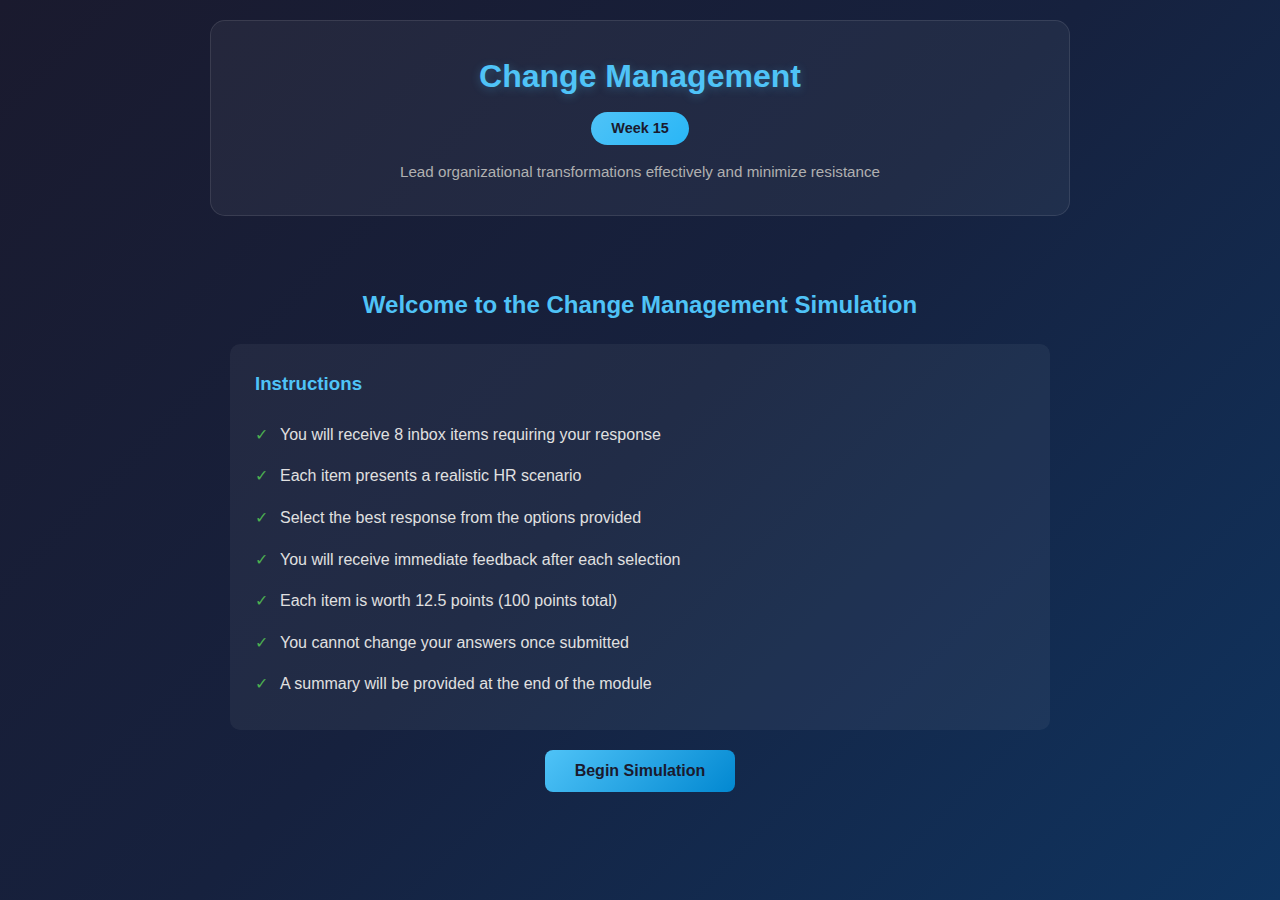
<file: module6-change-management.html>
<!DOCTYPE html>
<html lang="en">
<head>
    <meta charset="UTF-8">
    <meta name="viewport" content="width=device-width, initial-scale=1.0">
    <title>Module 6: Change Management | SHRM-CP Simulation</title>
    <link rel="stylesheet" href="styles.css">
</head>
<body>
    <div class="container">
        <header class="header">
            <h1>Change Management</h1>
            <span class="week-badge">Week 15</span>
            <p>Lead organizational transformations effectively and minimize resistance</p>
        </header>

        <!-- Start Screen -->
        <div id="startScreen" class="start-screen">
            <h2>Welcome to the Change Management Simulation</h2>
            <div class="instructions">
                <h3>Instructions</h3>
                <ul>
                    <li>You will receive 8 inbox items requiring your response</li>
                    <li>Each item presents a realistic HR scenario</li>
                    <li>Select the best response from the options provided</li>
                    <li>You will receive immediate feedback after each selection</li>
                    <li>Each item is worth 12.5 points (100 points total)</li>
                    <li>You cannot change your answers once submitted</li>
                    <li>A summary will be provided at the end of the module</li>
                </ul>
            </div>
            <button class="btn btn-primary" onclick="startSimulation()">Begin Simulation</button>
        </div>

        <!-- Progress Bar -->
        <div id="progressContainer" class="progress-container hidden">
            <div class="progress-header">
                <span>Progress</span>
                <span id="progressText">0 of 8 completed</span>
            </div>
            <div class="progress-bar">
                <div id="progressFill" class="progress-fill"></div>
            </div>
        </div>

        <!-- Questions Container -->
        <div id="questionsContainer" class="hidden"></div>

        <!-- Summary Screen -->
        <div id="summaryContainer" class="summary-container">
            <div class="summary-header">
                <h2>Module Complete!</h2>
                <div class="final-score" id="finalScore">0</div>
                <div class="score-label">out of 100 points</div>
                <div id="gradeBadge" class="grade-badge"></div>
            </div>

            <h3 style="margin: 20px 0; color: #4fc3f7;">Your Responses</h3>
            <div id="summaryItems" class="summary-items"></div>

            <div class="nav-buttons" style="margin-top: 30px;">
                <button class="btn btn-secondary" onclick="window.print()">Print Results</button>
                <a href="index.html" class="btn btn-primary" style="text-decoration: none;">Return to Menu</a>
            </div>
        </div>
    </div>

    <script>
        // Simulation state
        let currentQuestion = 1;
        let totalQuestions = 8;
        let answers = {};
        let totalScore = 0;
        let shuffledOptions = {};

        // Question data
        const questions = [
            {
                id: 1,
                from: "Sarah Mitchell, COO",
                subject: "Major System Implementation Announcement",
                time: "Today, 8:30 AM",
                body: `Hi HR,<br><br>
                    We're implementing a new ERP system that will change how every department works. The project is already underway with IT and consultants. Leadership wants to announce it company-wide next week. I'm worried about resistance - people hate when things get dropped on them. How should we approach the communication and rollout?<br><br>
                    Sarah`,
                options: [
                    { id: 'A', text: "Develop a comprehensive change management plan including stakeholder analysis, phased communication starting with managers, clear messaging about the \"why,\" opportunities for input, training roadmap, and designated change champions in each department.", score: 100, rating: 'excellent' },
                    { id: 'B', text: "Brief managers first so they can support their teams, craft messaging explaining business benefits, create FAQs for common concerns, and establish feedback channels for employees to voice concerns.", score: 80, rating: 'good' },
                    { id: 'C', text: "Create a clear communication plan with town halls to explain the change, training schedules, and a timeline so employees know what to expect and when.", score: 55, rating: 'acceptable' },
                    { id: 'D', text: "Announce the change company-wide with emphasis on the competitive necessity and efficiency gains, trusting that employees will adapt once they understand the business case.", score: 30, rating: 'poor' },
                    { id: 'E', text: "Wait to announce until just before implementation so employees don't have time to organize resistance or spread negativity about the change.", score: 10, rating: 'problematic' }
                ],
                feedback: {
                    A: "Excellent comprehensive change management approach. Stakeholder analysis enables targeted communication, manager briefings cascade information properly, champions create peer influence, and training prepares for success. This follows proven change management methodology.",
                    B: "Good structured approach that addresses key change management elements. Manager preparation is crucial for successful cascading, and feedback channels demonstrate openness to employee input.",
                    C: "Acceptable communication-focused approach but misses stakeholder engagement and influence strategies. Communication alone doesn't drive adoption - people need to be involved, not just informed.",
                    D: "This assumes rational explanation creates buy-in. Research shows people resist change for emotional and practical reasons beyond understanding the business case. This approach lacks engagement.",
                    E: "Problematic approach that treats employees as adversaries. Surprise announcements generate maximum resistance. Employees who feel blindsided become active resisters rather than potential supporters."
                }
            },
            {
                id: 2,
                from: "Michael Brooks, VP of Engineering",
                subject: "Team Resisting Agile Transformation",
                time: "Today, 9:15 AM",
                body: `HR,<br><br>
                    We're implementing Agile methodology, but my senior engineers are pushing back hard. They say it's "management fad" and "adds overhead without value." These are experienced, high-performing people whose opinions carry weight with junior staff. I need their buy-in or this will fail. How do I bring them along?<br><br>
                    Michael`,
                options: [
                    { id: 'A', text: "Engage the resisters directly to understand their specific concerns, involve them in customizing Agile practices to address those concerns, give them leadership roles in pilot teams, and use their influence positively by addressing their objections transparently.", score: 100, rating: 'excellent' },
                    { id: 'B', text: "Have honest conversations about their concerns, show them how Agile principles align with engineering best practices they already value, and let them help shape implementation to fit team needs.", score: 80, rating: 'good' },
                    { id: 'C', text: "Share case studies and data from similar engineering organizations that successfully adopted Agile, and offer to pilot the approach with a small team to demonstrate value before broader rollout.", score: 55, rating: 'acceptable' },
                    { id: 'D', text: "Make clear that Agile is a leadership decision and expectation, and while input is welcome, the transformation will proceed regardless of individual preferences.", score: 30, rating: 'poor' },
                    { id: 'E', text: "Work around the senior engineers by focusing on the junior staff who are more adaptable, and let the seniors opt out of Agile practices until they see others succeeding.", score: 10, rating: 'problematic' }
                ],
                feedback: {
                    A: "Excellent approach converting potential opponents into allies. Understanding concerns enables addressing them, involvement creates ownership, leadership roles leverage their influence positively, and transparency builds trust.",
                    B: "Good participatory approach that respects senior engineers' expertise while guiding toward organizational goals. Connecting Agile to their existing values creates cognitive bridge.",
                    C: "Acceptable evidence-based approach, but external case studies may be dismissed as 'different situations.' Piloting is useful but doesn't address the attitude of influential seniors.",
                    D: "This may achieve compliance but not commitment. Senior engineers who comply minimally will undermine the transformation through passive resistance and influence on others.",
                    E: "Problematic strategy that creates factions and guarantees ongoing conflict. Senior engineers who feel bypassed may actively sabotage the effort or leave, taking valuable knowledge."
                }
            },
            {
                id: 3,
                from: "Jennifer Adams, CEO",
                subject: "Merger Communication Strategy",
                time: "Today, 10:30 AM",
                body: `Confidential,<br><br>
                    We're acquiring a competitor. There will be role redundancies in finance, HR, and IT. Employees are already anxious from rumors. We can't disclose details until the deal closes in 60 days, but morale is suffering from uncertainty. How do we manage employee anxiety without revealing information we can't share yet?<br><br>
                    Jennifer`,
                options: [
                    { id: 'A', text: "Acknowledge the uncertainty honestly, commit to transparent communication as soon as possible, outline the timeline and decision process, provide support resources, and focus on what you can share rather than dismissing concerns.", score: 100, rating: 'excellent' },
                    { id: 'B', text: "Communicate that changes are being evaluated, share the criteria that will guide decisions, provide a timeline for when employees will learn about their status, and remind them of severance and support programs.", score: 80, rating: 'good' },
                    { id: 'C', text: "Hold a town hall acknowledging the rumors and uncertainty, explain legal constraints on what can be shared, and commit to communicating quickly once decisions are made.", score: 55, rating: 'acceptable' },
                    { id: 'D', text: "Discourage speculation by reminding employees that rumors are often wrong, encourage focus on current work, and promise updates when there's something concrete to share.", score: 30, rating: 'poor' },
                    { id: 'E', text: "Maintain confidentiality by neither confirming nor denying the rumors, since premature disclosure could jeopardize the deal and cause even more disruption.", score: 10, rating: 'problematic' }
                ],
                feedback: {
                    A: "Excellent approach balancing transparency with confidentiality constraints. Acknowledging uncertainty is honest, outlining process gives some predictability, and support resources show care. This maintains trust during difficult ambiguity.",
                    B: "Good communication of what can be shared - criteria, timeline, and support. Employees appreciate knowing how decisions will be made even when outcomes are unknown.",
                    C: "Acceptable acknowledgment of the situation but may not provide enough concrete information. Employees need some certainty, even if it's just about the decision-making process.",
                    D: "This dismisses legitimate concerns and provides no useful information. Telling people not to speculate while giving them nothing doesn't work - it just moves speculation underground.",
                    E: "Problematic denial that damages trust. When rumors are circulating and leadership says nothing, employees assume the worst and start looking for other jobs preemptively."
                }
            },
            {
                id: 4,
                from: "David Lee, Regional Manager",
                subject: "Office Consolidation Resistance",
                time: "Today, 11:45 AM",
                body: `Hi,<br><br>
                    Corporate is closing our satellite office and moving everyone to headquarters - a 45-minute longer commute for most employees. People are furious and talking about quitting. I understand the cost savings, but I'm going to lose good people. How can we make this transition less painful?<br><br>
                    David`,
                options: [
                    { id: 'A', text: "Propose mitigation measures including expanded remote work options, flexible schedules, commuter benefits, phased transition timeline, and individual conversations with at-risk employees about their concerns and needs.", score: 100, rating: 'excellent' },
                    { id: 'B', text: "Recommend offering hybrid work arrangements, commuter subsidies, and adjusted start/end times to reduce commute impact, while being transparent about the business necessity.", score: 80, rating: 'good' },
                    { id: 'C', text: "Provide a reasonable transition timeline, offer remote work days where possible, and help employees assess whether the change works for them personally.", score: 55, rating: 'acceptable' },
                    { id: 'D', text: "Explain the business case clearly and acknowledge the inconvenience, but be clear that the decision is final and help employees adjust expectations.", score: 30, rating: 'poor' },
                    { id: 'E', text: "Accept that some turnover is inevitable with this change and focus on retention planning for the most critical employees only.", score: 10, rating: 'problematic' }
                ],
                feedback: {
                    A: "Excellent comprehensive mitigation strategy addressing practical impacts. Multiple flexibility options accommodate different situations, individual conversations show care, and phased transition eases adjustment.",
                    B: "Good practical accommodations addressing commute burden. Transparency about necessity paired with flexibility options shows balance of business and employee needs.",
                    C: "Acceptable basic support but may not be enough to retain employees with significant commute impact. Self-selection approach may result in losing valuable people.",
                    D: "This communicates without mitigating. Understanding the business case doesn't reduce commute time. Employees need tangible accommodations, not just explanations.",
                    E: "Problematic triage approach that signals to most employees that the company doesn't care about their situation. This creates exodus and damages employer brand."
                }
            },
            {
                id: 5,
                from: "Patricia Wong, Training Director",
                subject: "Change Fatigue After Multiple Initiatives",
                time: "Today, 1:00 PM",
                body: `Hello,<br><br>
                    We've rolled out three major initiatives in 18 months - new performance system, organizational restructure, and a software migration. Another change is coming (wellness program overhaul). Employees are exhausted and cynical. They roll their eyes at new initiatives. How do we combat change fatigue and restore engagement?<br><br>
                    Patricia`,
                options: [
                    { id: 'A', text: "Recommend pausing or slowing the wellness rollout, acknowledge change fatigue openly, celebrate wins from completed initiatives, stabilize before introducing more change, and create a change portfolio view to prevent future overload.", score: 100, rating: 'excellent' },
                    { id: 'B', text: "Sequence the wellness program later, acknowledge employees' feelings about change volume, ensure previous changes are embedded before adding more, and involve employees in shaping the wellness program.", score: 80, rating: 'good' },
                    { id: 'C', text: "Keep the wellness program but reduce its scope, simplify the implementation, and frame it as supportive rather than another thing employees must do.", score: 55, rating: 'acceptable' },
                    { id: 'D', text: "Proceed with the wellness program as planned since employee health is important, but improve communication to explain why this particular change benefits employees.", score: 30, rating: 'poor' },
                    { id: 'E', text: "Push through the change since cynicism is normal and employees will adjust eventually. Delaying changes because employees are tired sets a bad precedent.", score: 10, rating: 'problematic' }
                ],
                feedback: {
                    A: "Excellent recognition that change capacity is finite. Pausing to stabilize, celebrating wins, and implementing portfolio management shows sophisticated understanding of organizational change limits.",
                    B: "Good sequencing approach that respects employee bandwidth. Involvement in shaping the wellness program can rebuild engagement that previous changes depleted.",
                    C: "Acceptable scope reduction but still adds another change. The framing as supportive may not overcome the cynicism from change fatigue.",
                    D: "This ignores the change fatigue context. Even beneficial changes require adoption energy. Proceeding without addressing fatigue will likely result in poor adoption and increased cynicism.",
                    E: "Problematic dismissal of employee experience that will accelerate disengagement and turnover. Change fatigue is a real phenomenon that increases with each ignored signal."
                }
            },
            {
                id: 6,
                from: "Andrew Thomas, Division President",
                subject: "Culture Integration After Acquisition",
                time: "Today, 2:15 PM",
                body: `HR,<br><br>
                    We acquired a smaller company 6 months ago. Their culture was startup-like: casual, flat structure, rapid decisions. We're more formal and process-driven. Their employees feel stifled, ours feel they're getting special treatment. Neither side is integrating well. How do we merge these cultures?<br><br>
                    Andrew`,
                options: [
                    { id: 'A', text: "Facilitate joint sessions to identify values to preserve from both cultures, create cross-functional teams to build relationships, establish clear norms that incorporate strengths from each, and address integration issues through visible leadership commitment.", score: 100, rating: 'excellent' },
                    { id: 'B', text: "Conduct listening sessions with both groups, identify specific friction points, find compromises on processes and practices, and pair people from both organizations in mentoring relationships.", score: 80, rating: 'good' },
                    { id: 'C', text: "Allow the acquired team some autonomy to maintain their culture where it doesn't conflict with essential corporate policies, while gradually introducing integration points.", score: 55, rating: 'acceptable' },
                    { id: 'D', text: "Communicate that the acquired company is now part of a larger organization and needs to adapt to established processes while remaining open to good ideas.", score: 30, rating: 'poor' },
                    { id: 'E', text: "Let integration happen naturally over time rather than forcing cultural alignment, as people will eventually adapt to working together.", score: 10, rating: 'problematic' }
                ],
                feedback: {
                    A: "Excellent integration approach that creates new shared culture rather than forcing one onto the other. Joint sessions build relationships, cross-functional teams create understanding, and visible leadership signals importance.",
                    B: "Good listening-first approach addressing specific friction points. Mentoring relationships build understanding and relationships across the cultural divide.",
                    C: "Acceptable gradual approach but may perpetuate two-culture dynamics. Some differentiation may be appropriate, but true integration requires intentional effort.",
                    D: "This frames integration as one-way adaptation, signaling that acquired employees' culture has no value. This approach accelerates departure of acquired talent.",
                    E: "Problematic passive approach. Culture conflicts don't resolve naturally - they fester into factions, reduced collaboration, and regretted attrition of valuable talent from both sides."
                }
            },
            {
                id: 7,
                from: "Nicole Harper, Change Management Lead",
                subject: "Middle Management Bottleneck",
                time: "Today, 3:30 PM",
                body: `Hi,<br><br>
                    Our transformation initiatives keep stalling at the middle management level. Senior leadership is committed, frontline employees seem ready, but managers in between aren't championing changes. They're overwhelmed, skeptical, or worried about losing power. They do the minimum required. How do we activate this critical layer?<br><br>
                    Nicole`,
                options: [
                    { id: 'A', text: "Involve middle managers earlier in change planning, address their specific concerns about their roles and workload, provide change leadership training, give them ownership of implementation decisions, and recognize those who champion change.", score: 100, rating: 'excellent' },
                    { id: 'B', text: "Create forums for managers to voice concerns and shape implementation, reduce their other responsibilities during transitions, and make change leadership part of their performance expectations with appropriate support.", score: 80, rating: 'good' },
                    { id: 'C', text: "Provide managers with talking points and tools to communicate changes, offer coaching on change leadership skills, and set clear expectations about their role in driving adoption.", score: 55, rating: 'acceptable' },
                    { id: 'D', text: "Hold managers accountable for change adoption in their teams through performance metrics and consequences for not meeting transformation goals.", score: 30, rating: 'poor' },
                    { id: 'E', text: "Work around reluctant middle managers by communicating directly with frontline employees and providing them resources to adopt changes independently.", score: 10, rating: 'problematic' }
                ],
                feedback: {
                    A: "Excellent approach addressing root causes of middle manager resistance. Early involvement creates ownership, addressing concerns removes barriers, training builds capability, and recognition incentivizes championship.",
                    B: "Good structural approach reducing barriers while setting expectations. Workload reduction during transitions acknowledges the additional effort change leadership requires.",
                    C: "Acceptable enablement approach but doesn't address root causes of resistance. Tools and expectations without addressing concerns about roles and workload won't overcome skepticism.",
                    D: "This applies pressure without addressing underlying issues. Accountability for outcomes without addressing capability and concerns often results in gaming metrics rather than real adoption.",
                    E: "Problematic approach that undermines the management structure. Middle managers who feel bypassed become actively hostile to changes and may leave, taking organizational knowledge with them."
                }
            },
            {
                id: 8,
                from: "Brian Foster, Chief Transformation Officer",
                subject: "Measuring Change Success",
                time: "Today, 4:30 PM",
                body: `Hello,<br><br>
                    Leadership wants proof that our change management investments are paying off. They want to see ROI. But how do you measure cultural change or employee adoption? What metrics should we track to demonstrate value and identify what's working versus what needs adjustment?<br><br>
                    Brian`,
                options: [
                    { id: 'A', text: "Develop a balanced scorecard with leading indicators (training completion, awareness, engagement) and lagging indicators (adoption rates, productivity, business outcomes), track sentiment through pulse surveys, and connect behavioral change to business metrics.", score: 100, rating: 'excellent' },
                    { id: 'B', text: "Track adoption metrics (system usage, process compliance), measure employee sentiment over time, calculate time-to-proficiency for new processes, and tie changes to operational KPIs where possible.", score: 80, rating: 'good' },
                    { id: 'C', text: "Survey employees on awareness, understanding, and commitment to changes, and track training completion rates alongside operational metrics that should improve with successful adoption.", score: 55, rating: 'acceptable' },
                    { id: 'D', text: "Focus on business outcome metrics that the changes were meant to achieve, since cultural measures are soft and leadership cares about hard results.", score: 30, rating: 'poor' },
                    { id: 'E', text: "Explain that change management value is difficult to quantify and leadership should trust that professional change management improves outcomes even without direct measurement.", score: 10, rating: 'problematic' }
                ],
                feedback: {
                    A: "Excellent comprehensive measurement framework. Leading indicators enable course correction, lagging indicators show business impact, sentiment tracking reveals employee experience, and connecting to business metrics demonstrates ROI.",
                    B: "Good multi-dimensional measurement covering adoption, sentiment, and operational impact. Time-to-proficiency is a valuable metric that connects change management to productivity.",
                    C: "Acceptable awareness and training metrics paired with outcomes, but lacks leading indicators for adoption and may not enable proactive intervention when changes are struggling.",
                    D: "This misses the point of change management measurement. Business outcomes often lag and are influenced by many factors. Behavioral metrics show whether changes are being adopted.",
                    E: "Problematic avoidance of accountability. Change management must demonstrate value to maintain organizational investment. Measurement enables improvement and builds credibility for the function."
                }
            }
        ];

        const itemTitles = [
            "Major System Implementation",
            "Agile Transformation Resistance",
            "Merger Communication Strategy",
            "Office Consolidation",
            "Change Fatigue",
            "Culture Integration",
            "Middle Management Bottleneck",
            "Measuring Change Success"
        ];

        // Shuffle array using Fisher-Yates algorithm
        function shuffleArray(array) {
            const shuffled = [...array];
            for (let i = shuffled.length - 1; i > 0; i--) {
                const j = Math.floor(Math.random() * (i + 1));
                [shuffled[i], shuffled[j]] = [shuffled[j], shuffled[i]];
            }
            return shuffled;
        }

        // Render a single question
        function renderQuestion(question, index) {
            const shuffledOpts = shuffleArray(question.options);
            shuffledOptions[question.id] = shuffledOpts;

            const isLast = index === questions.length - 1;
            const nextAction = isLast ? 'showSummary()' : `nextQuestion(${question.id + 1})`;
            const nextBtnText = isLast ? 'View Results' : 'Next Item';

            let optionsHtml = '';
            shuffledOpts.forEach((opt, idx) => {
                const letter = String.fromCharCode(65 + idx);
                optionsHtml += `
                    <button class="response-option" onclick="selectAnswer(${question.id}, '${opt.id}', ${opt.score}, '${opt.rating}')">
                        ${letter}) ${opt.text}
                    </button>
                `;
            });

            return `
                <div id="question${question.id}" class="question-container${index === 0 ? ' active' : ''}">
                    <div class="inbox-item">
                        <span class="item-number">Item ${question.id} of 8</span>
                        <div class="email-header">
                            <div class="email-icon">📧</div>
                            <div class="email-meta">
                                <div class="email-from">${question.from}</div>
                                <div class="email-subject">${question.subject}</div>
                                <div class="email-time">${question.time}</div>
                            </div>
                        </div>
                        <div class="email-body">${question.body}</div>
                        <div class="response-options">${optionsHtml}</div>
                        <div id="feedback${question.id}" class="feedback-panel">
                            <div class="feedback-header">
                                <span class="feedback-label">Feedback</span>
                                <span class="feedback-score"></span>
                            </div>
                            <div class="feedback-text"></div>
                        </div>
                    </div>
                    <div class="nav-buttons">
                        <button id="nextBtn${question.id}" class="btn btn-primary" onclick="${nextAction}" disabled>${nextBtnText}</button>
                    </div>
                </div>
            `;
        }

        // Render all questions
        function renderQuestions() {
            const container = document.getElementById('questionsContainer');
            container.innerHTML = questions.map((q, i) => renderQuestion(q, i)).join('');
        }

        function startSimulation() {
            renderQuestions();
            document.getElementById('startScreen').classList.add('hidden');
            document.getElementById('progressContainer').classList.remove('hidden');
            document.getElementById('questionsContainer').classList.remove('hidden');
        }

        function selectAnswer(questionNum, answerId, score, rating) {
            if (answers[questionNum]) return;

            const question = questions.find(q => q.id === questionNum);

            answers[questionNum] = {
                answer: answerId,
                score: score,
                rating: rating,
                feedback: question.feedback[answerId]
            };

            totalScore += (score / 100) * 12.5;

            const options = document.querySelectorAll(`#question${questionNum} .response-option`);
            options.forEach(opt => {
                opt.style.pointerEvents = 'none';
                opt.style.opacity = '0.7';
            });

            event.target.classList.add(rating);
            event.target.style.opacity = '1';

            const feedbackPanel = document.getElementById(`feedback${questionNum}`);
            feedbackPanel.className = `feedback-panel show ${rating}`;
            feedbackPanel.querySelector('.feedback-score').textContent = `${score}% (${rating.charAt(0).toUpperCase() + rating.slice(1)})`;
            feedbackPanel.querySelector('.feedback-text').textContent = question.feedback[answerId];

            document.getElementById(`nextBtn${questionNum}`).disabled = false;
            updateProgress();
        }

        function updateProgress() {
            const completed = Object.keys(answers).length;
            const percentage = (completed / totalQuestions) * 100;
            document.getElementById('progressFill').style.width = `${percentage}%`;
            document.getElementById('progressText').textContent = `${completed} of ${totalQuestions} completed`;
        }

        function nextQuestion(nextNum) {
            document.getElementById(`question${nextNum - 1}`).classList.remove('active');
            document.getElementById(`question${nextNum}`).classList.add('active');
            window.scrollTo({ top: 0, behavior: 'smooth' });
        }

        function showSummary() {
            document.getElementById('questionsContainer').classList.add('hidden');
            document.getElementById('progressContainer').classList.add('hidden');
            document.getElementById('summaryContainer').classList.add('show');

            const finalScore = Math.round(totalScore);
            document.getElementById('finalScore').textContent = finalScore;

            let grade, gradeClass;
            if (finalScore >= 90) { grade = 'A'; gradeClass = 'grade-a'; }
            else if (finalScore >= 80) { grade = 'B'; gradeClass = 'grade-b'; }
            else if (finalScore >= 70) { grade = 'C'; gradeClass = 'grade-c'; }
            else if (finalScore >= 60) { grade = 'D'; gradeClass = 'grade-d'; }
            else { grade = 'F'; gradeClass = 'grade-f'; }

            const gradeBadge = document.getElementById('gradeBadge');
            gradeBadge.textContent = `Grade: ${grade}`;
            gradeBadge.className = `grade-badge ${gradeClass}`;

            const summaryItems = document.getElementById('summaryItems');
            for (let i = 1; i <= totalQuestions; i++) {
                const answer = answers[i];
                const itemDiv = document.createElement('div');
                itemDiv.className = 'summary-item';
                itemDiv.innerHTML = `
                    <div class="summary-item-header">
                        <span class="summary-item-title">Item ${i}: ${itemTitles[i-1]}</span>
                        <span class="summary-item-score ${answer.rating}">${answer.score}%</span>
                    </div>
                    <div class="summary-item-response">Your answer: Option ${answer.answer}</div>
                    <div class="summary-item-feedback">${answer.feedback}</div>
                `;
                summaryItems.appendChild(itemDiv);
            }

            window.scrollTo({ top: 0, behavior: 'smooth' });
        }
    </script>
</body>
</html>
</file>
<file: styles.css>
/* SHRM-CP Certification Simulation - Shared Styles */

* {
    margin: 0;
    padding: 0;
    box-sizing: border-box;
}

body {
    font-family: 'Segoe UI', Tahoma, Geneva, Verdana, sans-serif;
    background: linear-gradient(135deg, #1a1a2e 0%, #16213e 50%, #0f3460 100%);
    min-height: 100vh;
    color: #e0e0e0;
    line-height: 1.6;
}

.container {
    max-width: 900px;
    margin: 0 auto;
    padding: 20px;
}

/* Header Styles */
.header {
    text-align: center;
    padding: 30px 20px;
    background: rgba(255, 255, 255, 0.05);
    border-radius: 15px;
    margin-bottom: 30px;
    border: 1px solid rgba(255, 255, 255, 0.1);
}

.header h1 {
    font-size: 2rem;
    color: #4fc3f7;
    margin-bottom: 10px;
    text-shadow: 0 2px 10px rgba(79, 195, 247, 0.3);
}

.header .week-badge {
    display: inline-block;
    background: linear-gradient(135deg, #4fc3f7, #29b6f6);
    color: #1a1a2e;
    padding: 5px 20px;
    border-radius: 20px;
    font-weight: 600;
    font-size: 0.9rem;
}

.header p {
    margin-top: 15px;
    color: #b0b0b0;
    font-size: 0.95rem;
}

/* Progress Bar */
.progress-container {
    background: rgba(255, 255, 255, 0.1);
    border-radius: 10px;
    padding: 15px 20px;
    margin-bottom: 25px;
}

.progress-header {
    display: flex;
    justify-content: space-between;
    margin-bottom: 10px;
    font-size: 0.9rem;
}

.progress-bar {
    height: 8px;
    background: rgba(255, 255, 255, 0.2);
    border-radius: 4px;
    overflow: hidden;
}

.progress-fill {
    height: 100%;
    background: linear-gradient(90deg, #4fc3f7, #29b6f6);
    border-radius: 4px;
    transition: width 0.5s ease;
    width: 0%;
}

/* Email Inbox Styles */
.inbox-item {
    background: rgba(255, 255, 255, 0.08);
    border-radius: 12px;
    padding: 25px;
    margin-bottom: 20px;
    border: 1px solid rgba(255, 255, 255, 0.1);
    transition: all 0.3s ease;
}

.inbox-item:hover {
    background: rgba(255, 255, 255, 0.1);
}

.email-header {
    display: flex;
    align-items: flex-start;
    gap: 15px;
    margin-bottom: 15px;
    padding-bottom: 15px;
    border-bottom: 1px solid rgba(255, 255, 255, 0.1);
}

.email-icon {
    width: 45px;
    height: 45px;
    background: linear-gradient(135deg, #4fc3f7, #0288d1);
    border-radius: 50%;
    display: flex;
    align-items: center;
    justify-content: center;
    font-size: 1.2rem;
    flex-shrink: 0;
}

.email-meta {
    flex-grow: 1;
}

.email-from {
    font-weight: 600;
    color: #4fc3f7;
    font-size: 1rem;
}

.email-subject {
    font-size: 1.1rem;
    color: #ffffff;
    margin: 5px 0;
}

.email-time {
    font-size: 0.8rem;
    color: #888;
}

.email-body {
    color: #d0d0d0;
    font-size: 0.95rem;
    line-height: 1.7;
    margin-bottom: 20px;
}

/* Response Options */
.response-options {
    display: flex;
    flex-direction: column;
    gap: 10px;
}

.response-option {
    background: rgba(255, 255, 255, 0.05);
    border: 2px solid rgba(255, 255, 255, 0.15);
    border-radius: 10px;
    padding: 15px 20px;
    cursor: pointer;
    transition: all 0.3s ease;
    text-align: left;
    color: #e0e0e0;
    font-size: 0.95rem;
}

.response-option:hover {
    background: rgba(79, 195, 247, 0.15);
    border-color: #4fc3f7;
    transform: translateX(5px);
}

.response-option.selected {
    background: rgba(79, 195, 247, 0.2);
    border-color: #4fc3f7;
}

.response-option.excellent {
    border-color: #4caf50;
    background: rgba(76, 175, 80, 0.2);
}

.response-option.good {
    border-color: #8bc34a;
    background: rgba(139, 195, 74, 0.2);
}

.response-option.acceptable {
    border-color: #ffeb3b;
    background: rgba(255, 235, 59, 0.15);
}

.response-option.poor {
    border-color: #ff9800;
    background: rgba(255, 152, 0, 0.2);
}

.response-option.problematic {
    border-color: #f44336;
    background: rgba(244, 67, 54, 0.2);
}

/* Feedback Panel */
.feedback-panel {
    margin-top: 20px;
    padding: 20px;
    border-radius: 10px;
    display: none;
}

.feedback-panel.show {
    display: block;
    animation: slideIn 0.3s ease;
}

@keyframes slideIn {
    from {
        opacity: 0;
        transform: translateY(-10px);
    }
    to {
        opacity: 1;
        transform: translateY(0);
    }
}

.feedback-panel.excellent {
    background: rgba(76, 175, 80, 0.2);
    border: 1px solid #4caf50;
}

.feedback-panel.good {
    background: rgba(139, 195, 74, 0.2);
    border: 1px solid #8bc34a;
}

.feedback-panel.acceptable {
    background: rgba(255, 235, 59, 0.15);
    border: 1px solid #ffeb3b;
}

.feedback-panel.poor {
    background: rgba(255, 152, 0, 0.2);
    border: 1px solid #ff9800;
}

.feedback-panel.problematic {
    background: rgba(244, 67, 54, 0.2);
    border: 1px solid #f44336;
}

.feedback-header {
    display: flex;
    justify-content: space-between;
    align-items: center;
    margin-bottom: 10px;
}

.feedback-score {
    font-weight: 700;
    font-size: 1.1rem;
}

.feedback-text {
    font-size: 0.95rem;
    line-height: 1.6;
}

/* Navigation Buttons */
.nav-buttons {
    display: flex;
    justify-content: center;
    gap: 15px;
    margin-top: 30px;
}

.btn {
    padding: 12px 30px;
    border: none;
    border-radius: 8px;
    font-size: 1rem;
    font-weight: 600;
    cursor: pointer;
    transition: all 0.3s ease;
}

.btn-primary {
    background: linear-gradient(135deg, #4fc3f7, #0288d1);
    color: #1a1a2e;
}

.btn-primary:hover {
    transform: translateY(-2px);
    box-shadow: 0 5px 20px rgba(79, 195, 247, 0.4);
}

.btn-primary:disabled {
    opacity: 0.5;
    cursor: not-allowed;
    transform: none;
    box-shadow: none;
}

.btn-secondary {
    background: rgba(255, 255, 255, 0.1);
    color: #e0e0e0;
    border: 1px solid rgba(255, 255, 255, 0.2);
}

.btn-secondary:hover {
    background: rgba(255, 255, 255, 0.2);
}

/* Summary Screen */
.summary-container {
    display: none;
}

.summary-container.show {
    display: block;
}

.summary-header {
    text-align: center;
    padding: 30px;
    background: rgba(255, 255, 255, 0.05);
    border-radius: 15px;
    margin-bottom: 30px;
}

.final-score {
    font-size: 4rem;
    font-weight: 700;
    color: #4fc3f7;
    text-shadow: 0 2px 20px rgba(79, 195, 247, 0.5);
}

.score-label {
    font-size: 1.2rem;
    color: #b0b0b0;
    margin-top: 5px;
}

.grade-badge {
    display: inline-block;
    padding: 10px 30px;
    border-radius: 25px;
    font-size: 1.5rem;
    font-weight: 700;
    margin-top: 15px;
}

.grade-a { background: #4caf50; color: white; }
.grade-b { background: #8bc34a; color: white; }
.grade-c { background: #ffeb3b; color: #333; }
.grade-d { background: #ff9800; color: white; }
.grade-f { background: #f44336; color: white; }

/* Summary Items */
.summary-items {
    display: flex;
    flex-direction: column;
    gap: 15px;
}

.summary-item {
    background: rgba(255, 255, 255, 0.08);
    border-radius: 10px;
    padding: 20px;
    border-left: 4px solid #4fc3f7;
}

.summary-item-header {
    display: flex;
    justify-content: space-between;
    align-items: center;
    margin-bottom: 10px;
}

.summary-item-title {
    font-weight: 600;
    color: #4fc3f7;
}

.summary-item-score {
    font-weight: 700;
    padding: 5px 15px;
    border-radius: 15px;
    font-size: 0.9rem;
}

.summary-item-score.excellent { background: #4caf50; color: white; }
.summary-item-score.good { background: #8bc34a; color: white; }
.summary-item-score.acceptable { background: #ffeb3b; color: #333; }
.summary-item-score.poor { background: #ff9800; color: white; }
.summary-item-score.problematic { background: #f44336; color: white; }

.summary-item-response {
    font-size: 0.9rem;
    color: #b0b0b0;
    margin-bottom: 8px;
}

.summary-item-feedback {
    font-size: 0.85rem;
    color: #888;
    font-style: italic;
}

/* Hidden class */
.hidden {
    display: none !important;
}

/* Responsive Design */
@media (max-width: 768px) {
    .container {
        padding: 15px;
    }

    .header h1 {
        font-size: 1.5rem;
    }

    .email-header {
        flex-direction: column;
        align-items: flex-start;
    }

    .final-score {
        font-size: 3rem;
    }
}

/* Start Screen */
.start-screen {
    text-align: center;
    padding: 40px 20px;
}

.start-screen h2 {
    color: #4fc3f7;
    margin-bottom: 20px;
}

.start-screen .instructions {
    background: rgba(255, 255, 255, 0.05);
    border-radius: 10px;
    padding: 25px;
    margin: 20px 0;
    text-align: left;
}

.start-screen .instructions h3 {
    color: #4fc3f7;
    margin-bottom: 15px;
}

.start-screen .instructions ul {
    list-style: none;
    padding: 0;
}

.start-screen .instructions li {
    padding: 8px 0;
    padding-left: 25px;
    position: relative;
}

.start-screen .instructions li::before {
    content: "✓";
    position: absolute;
    left: 0;
    color: #4caf50;
}

/* Question container */
.question-container {
    display: none;
}

.question-container.active {
    display: block;
}

/* Item number badge */
.item-number {
    display: inline-block;
    background: #4fc3f7;
    color: #1a1a2e;
    padding: 3px 12px;
    border-radius: 15px;
    font-size: 0.8rem;
    font-weight: 600;
    margin-bottom: 15px;
}

/* Print styles for summary */
@media print {
    body {
        background: white;
        color: black;
    }

    .btn, .nav-buttons {
        display: none;
    }

    .summary-container {
        display: block !important;
    }
}
</file>
